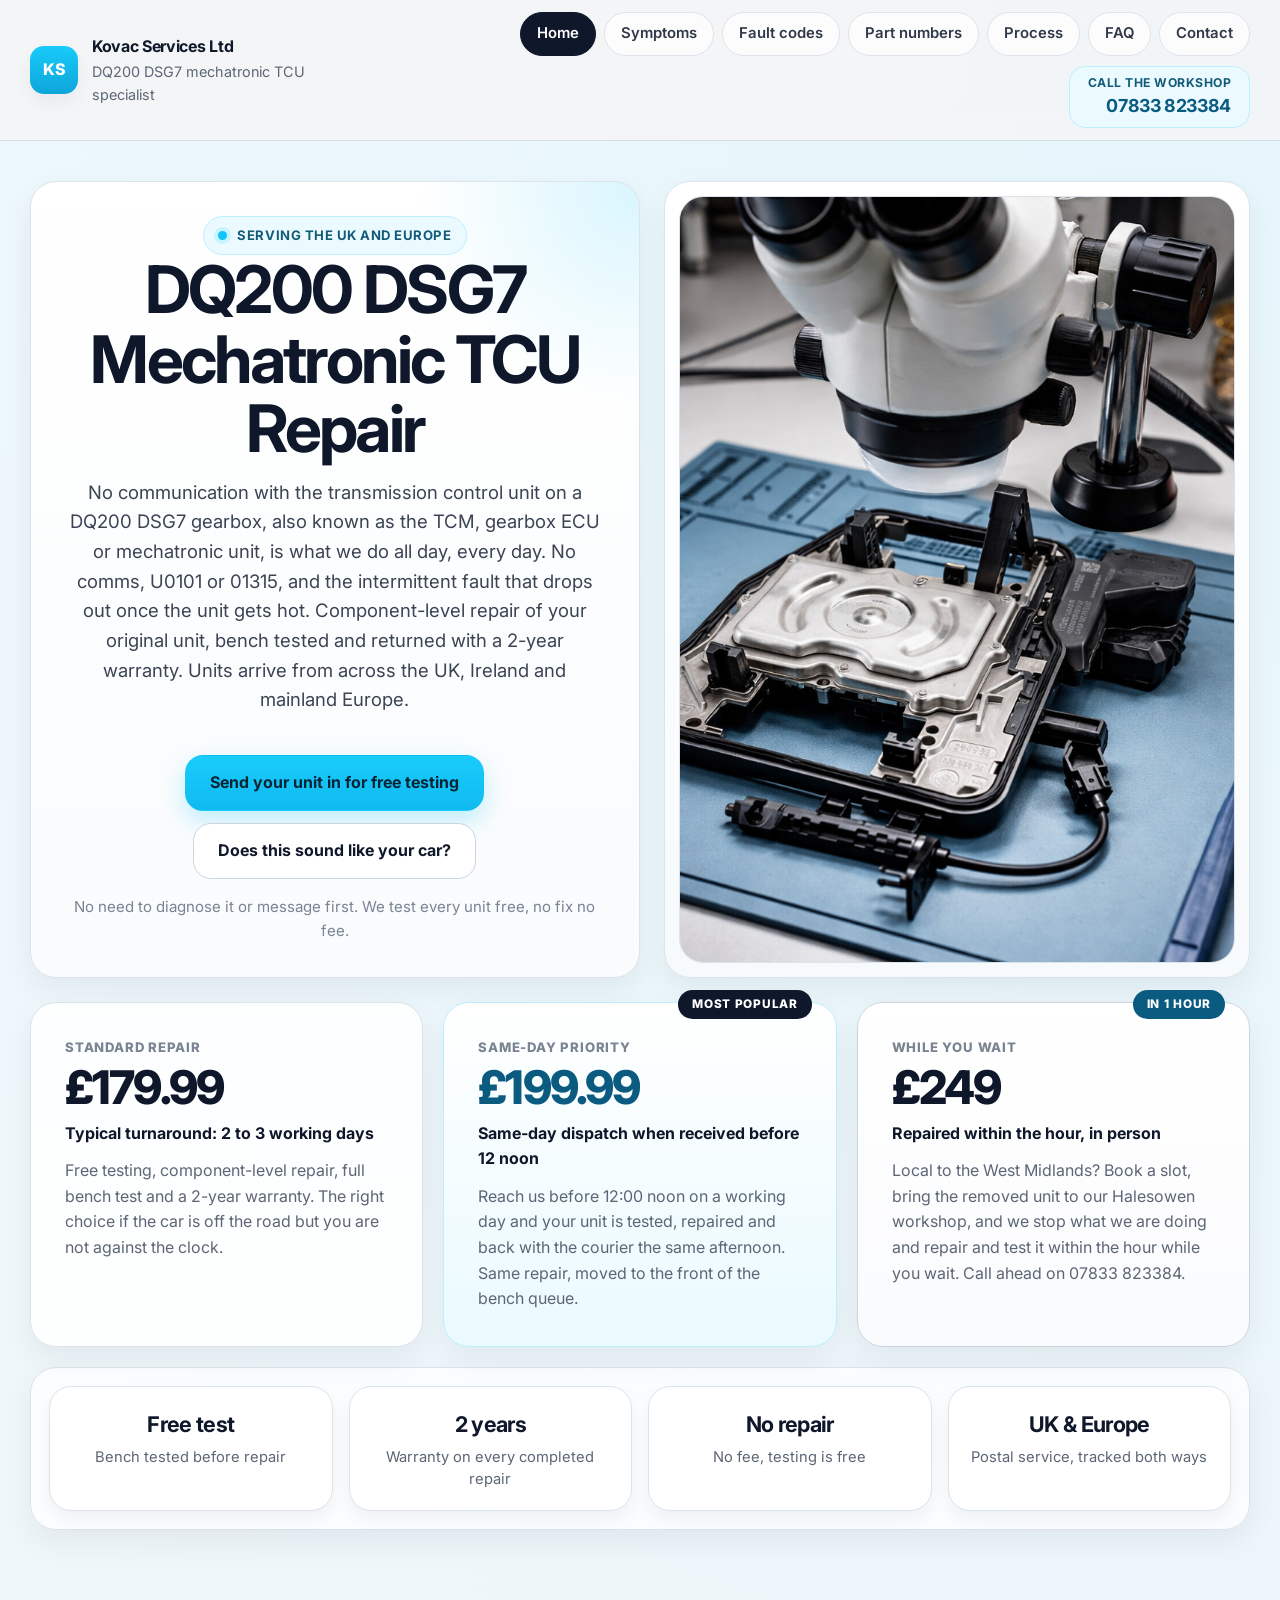
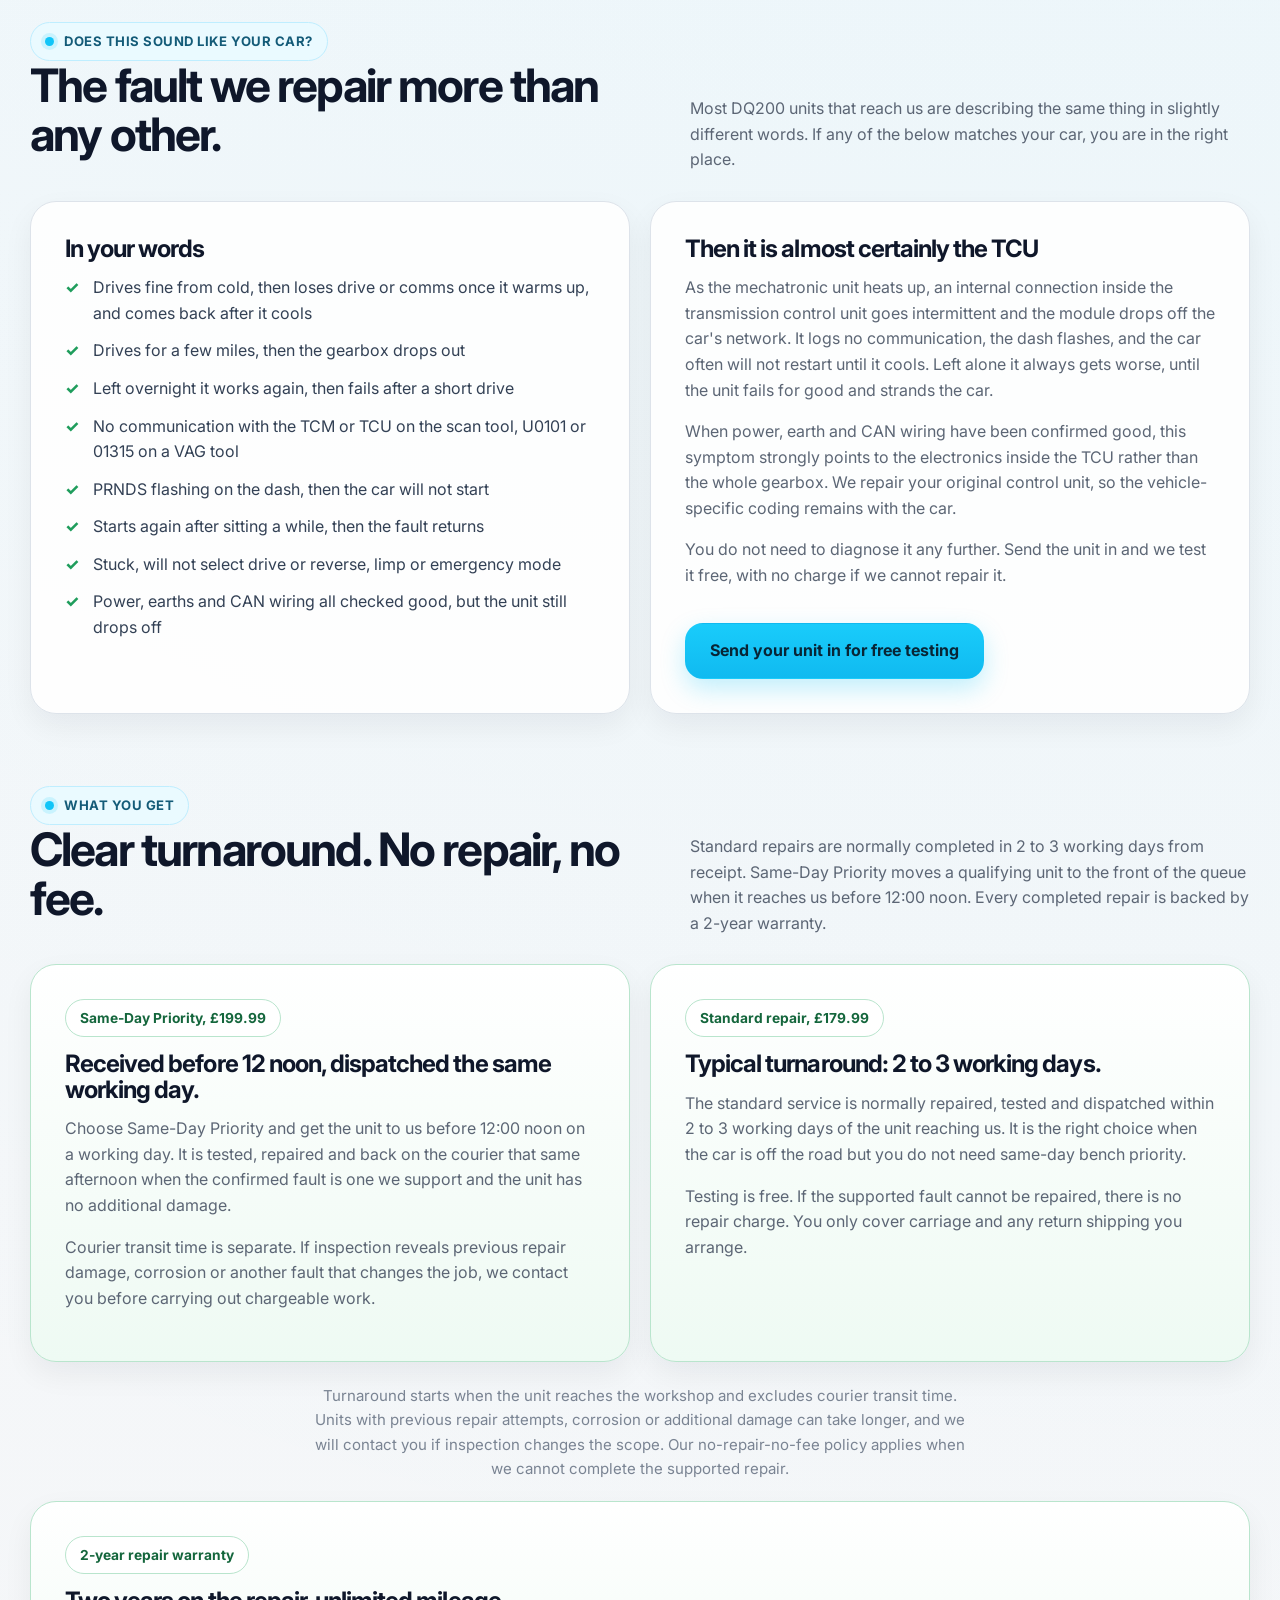
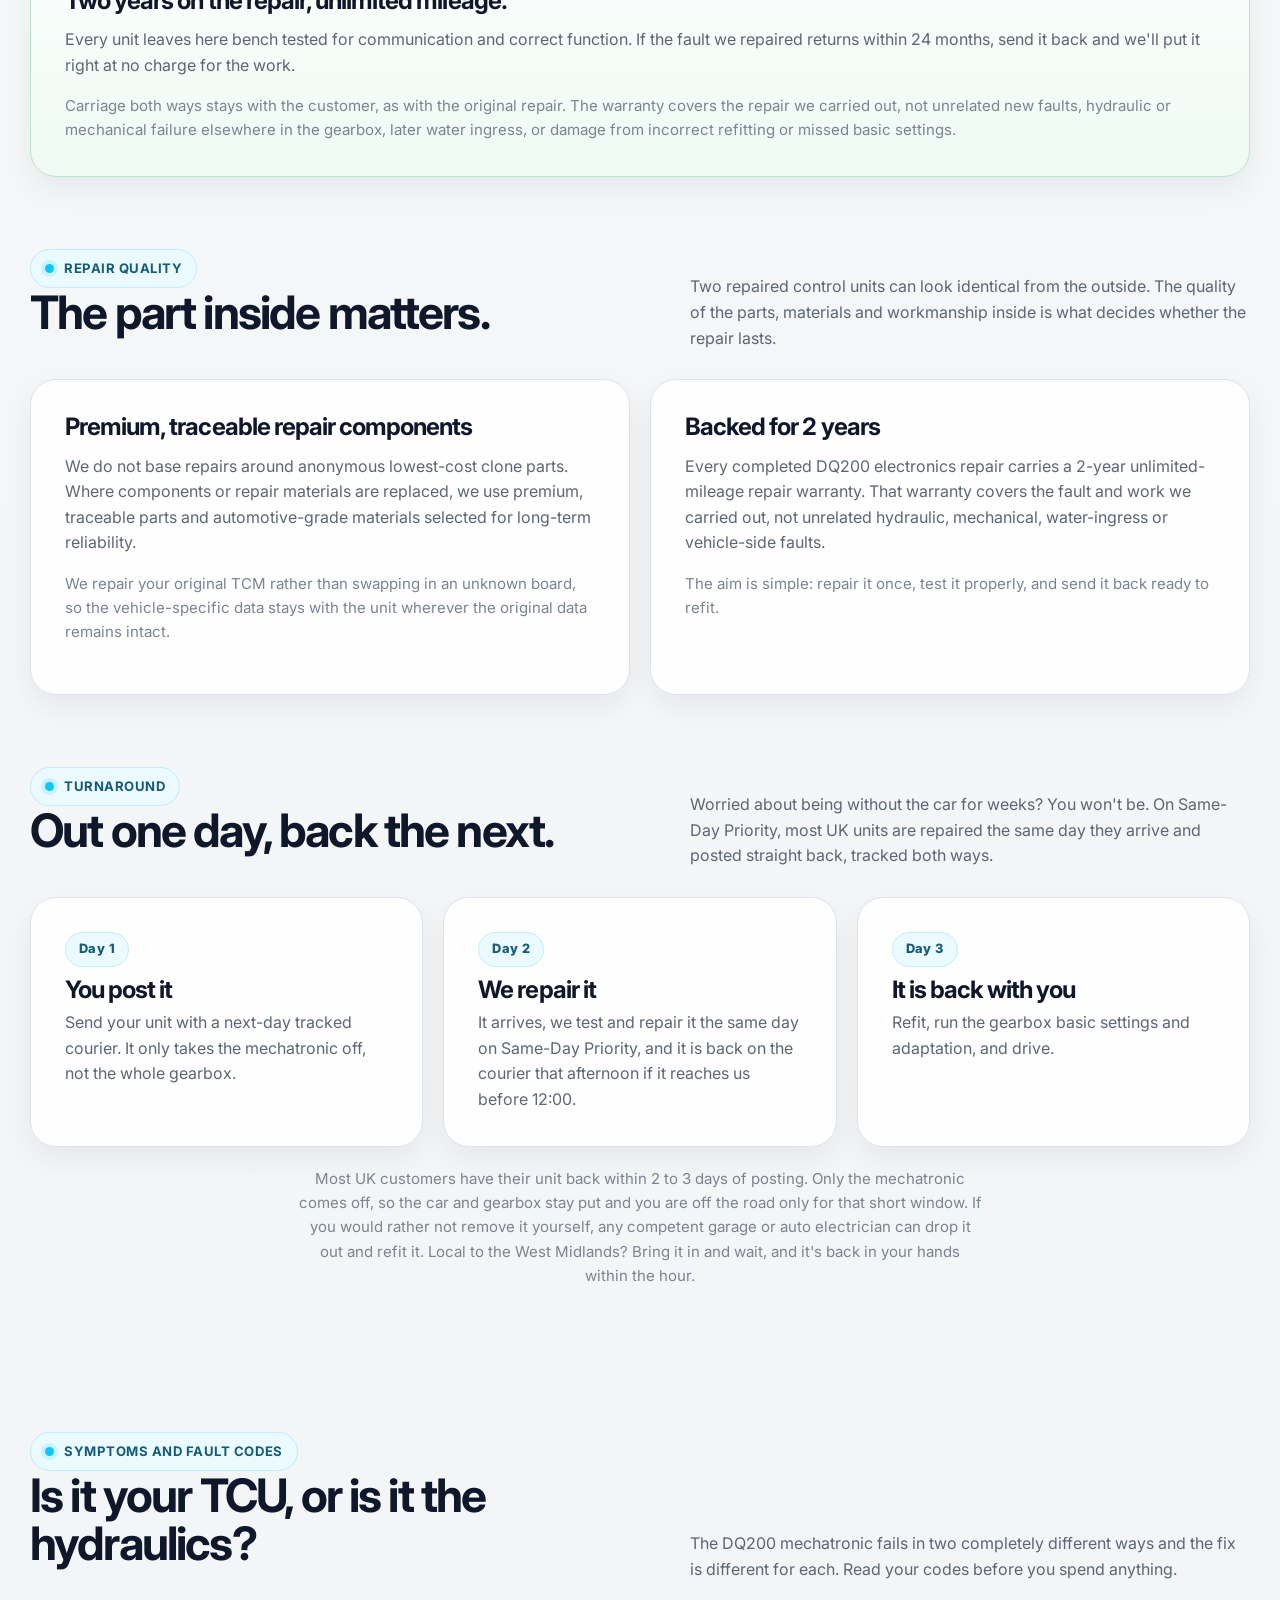
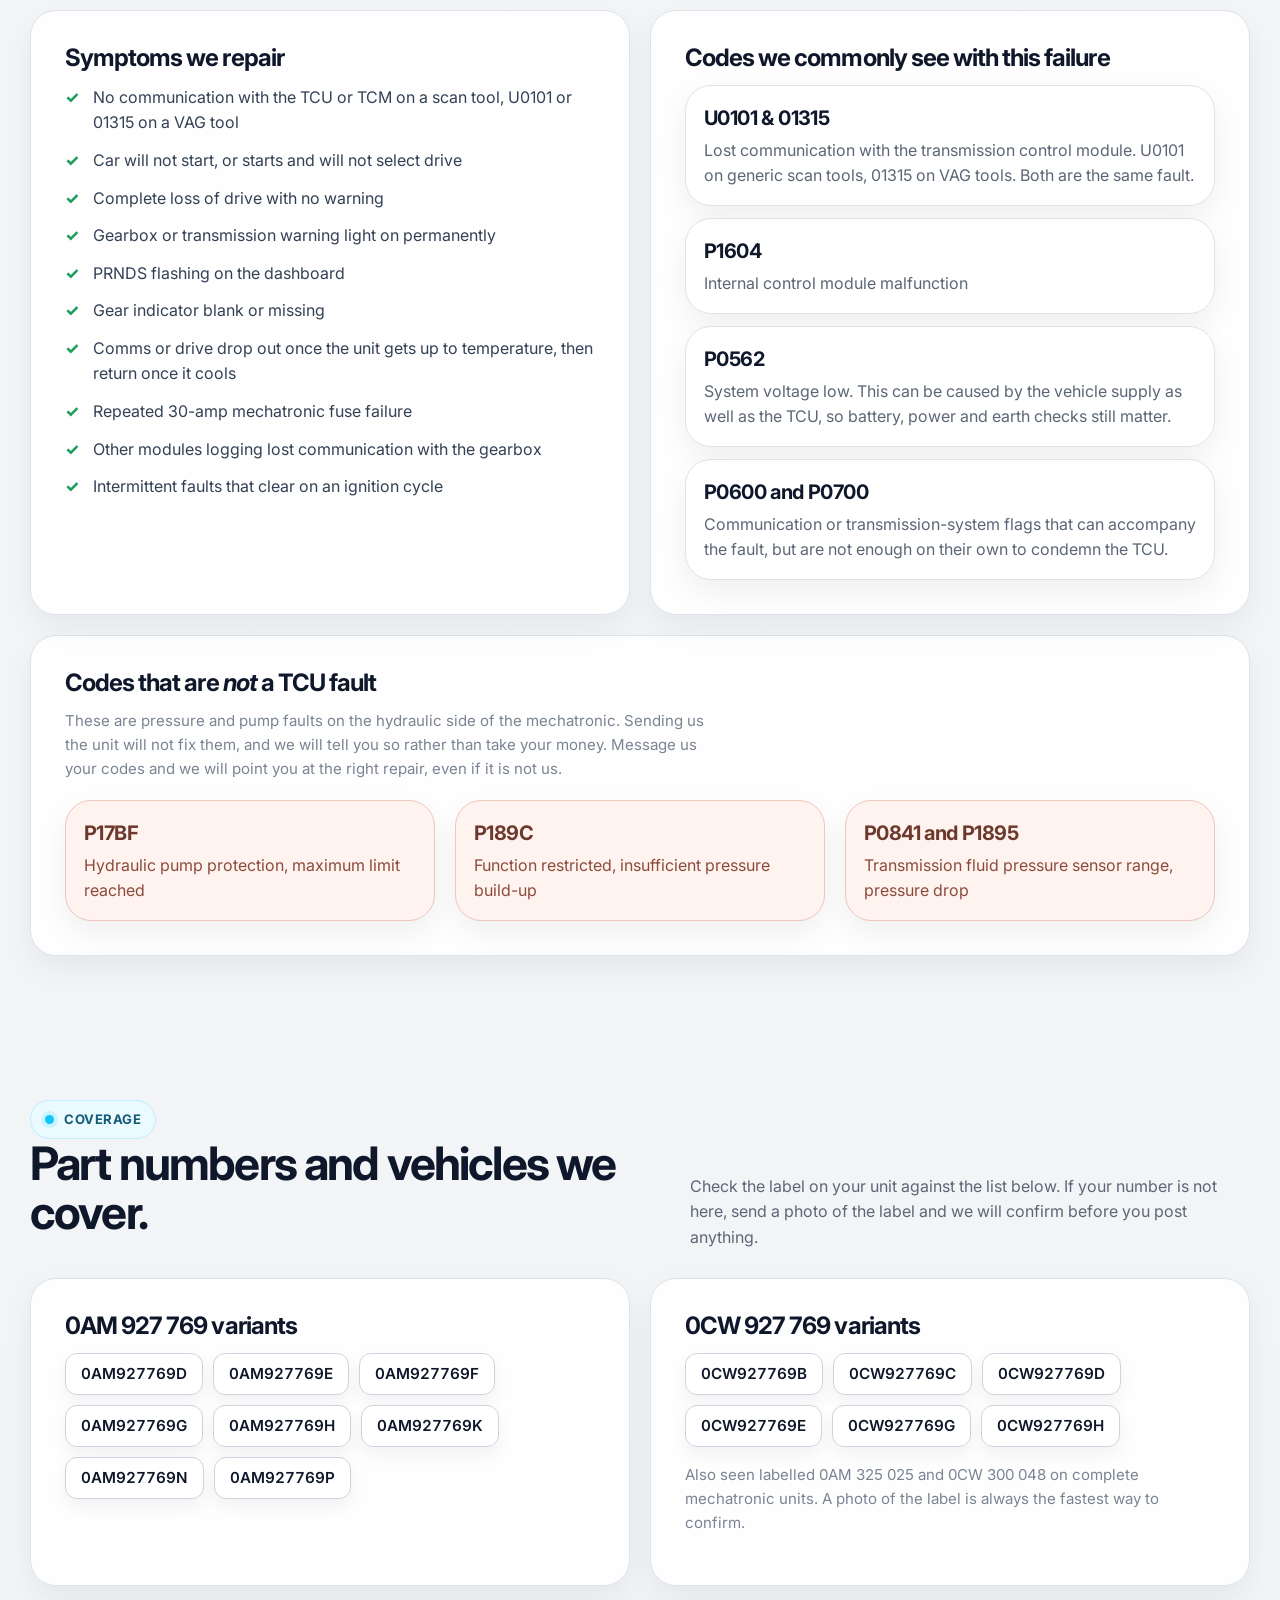
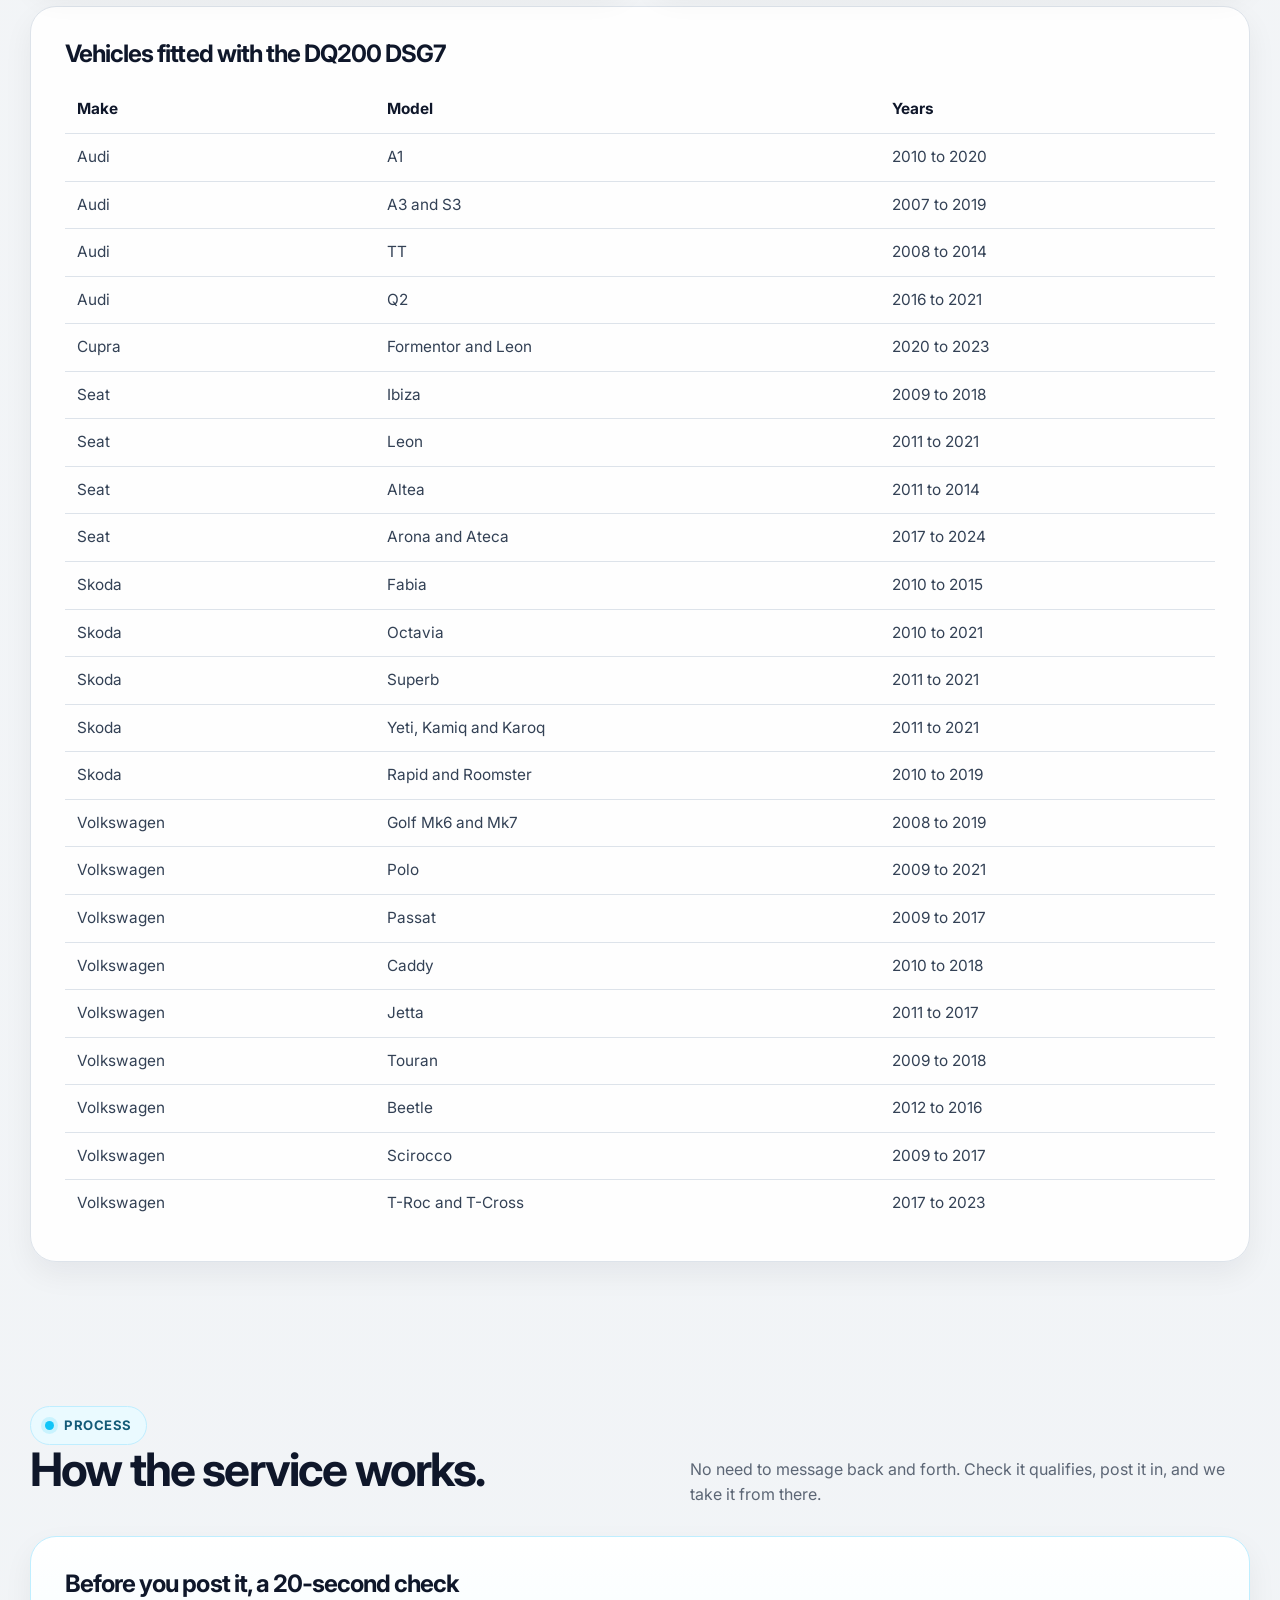
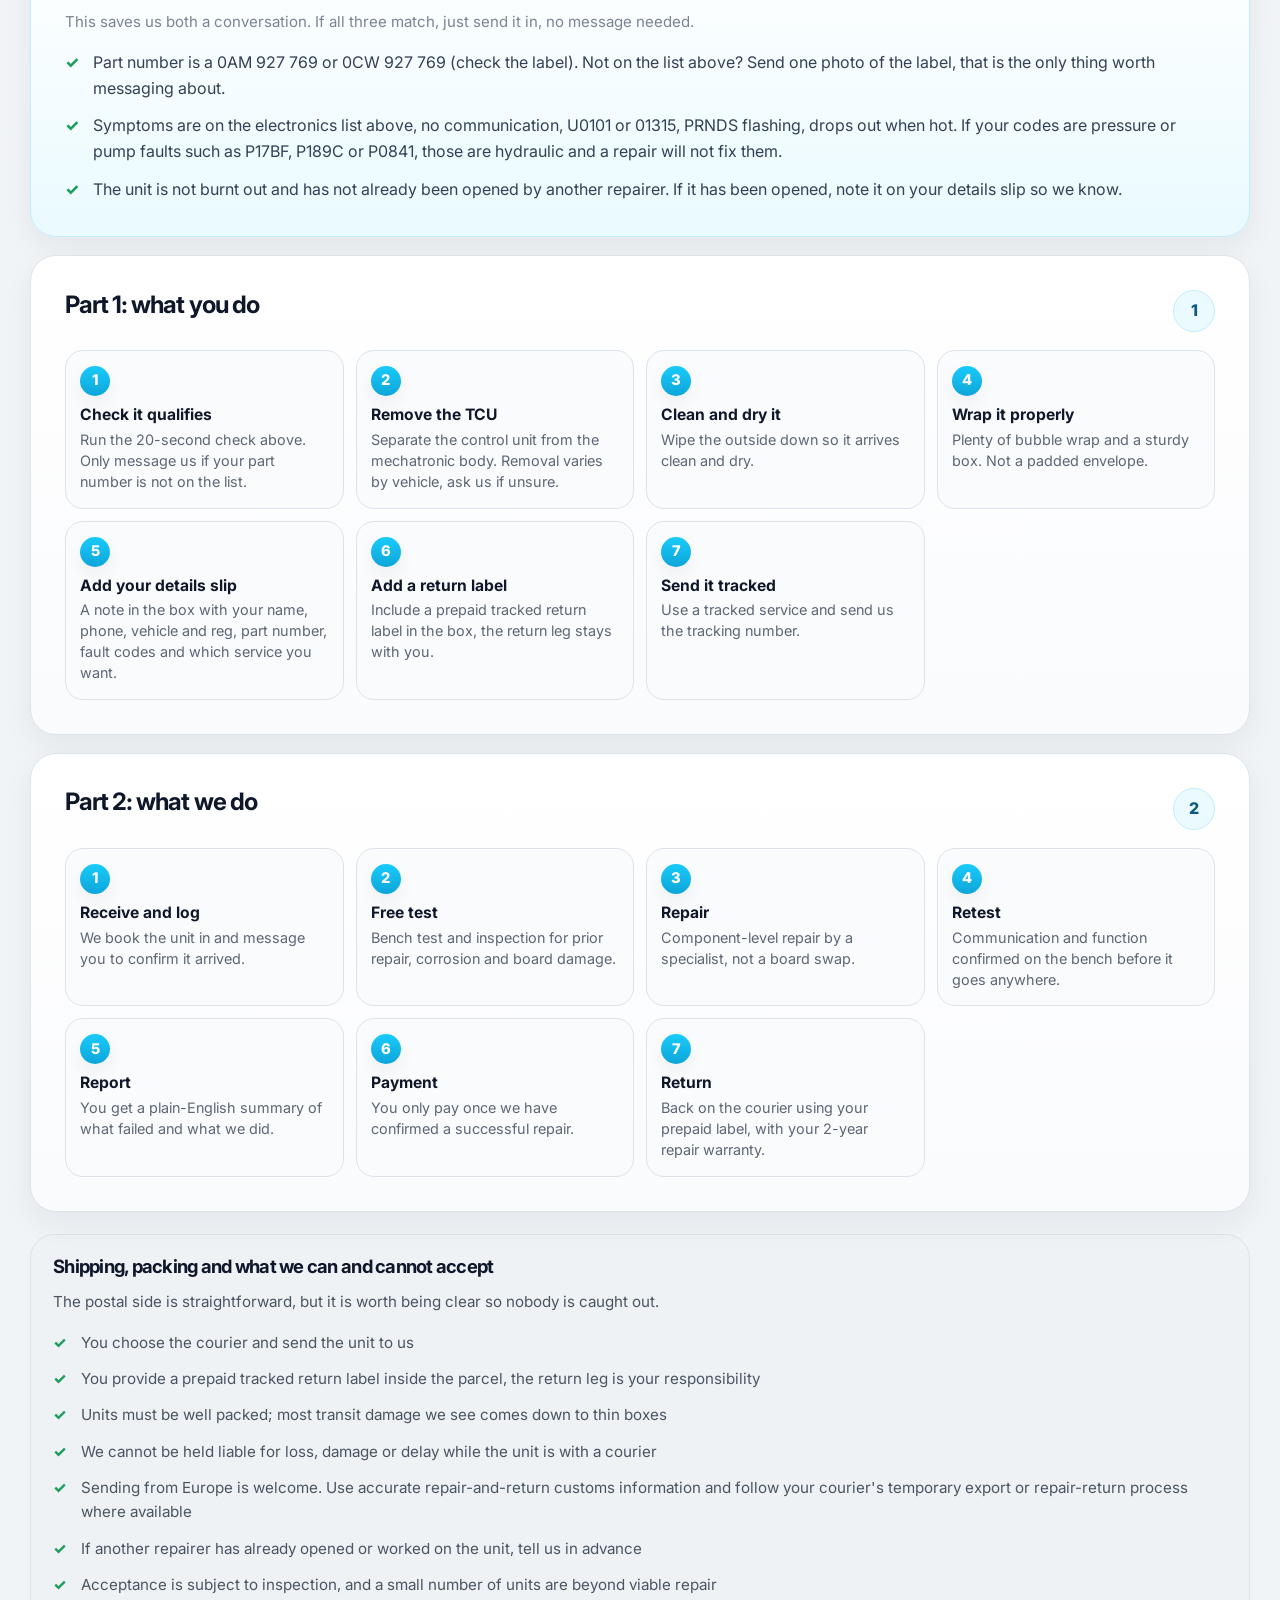
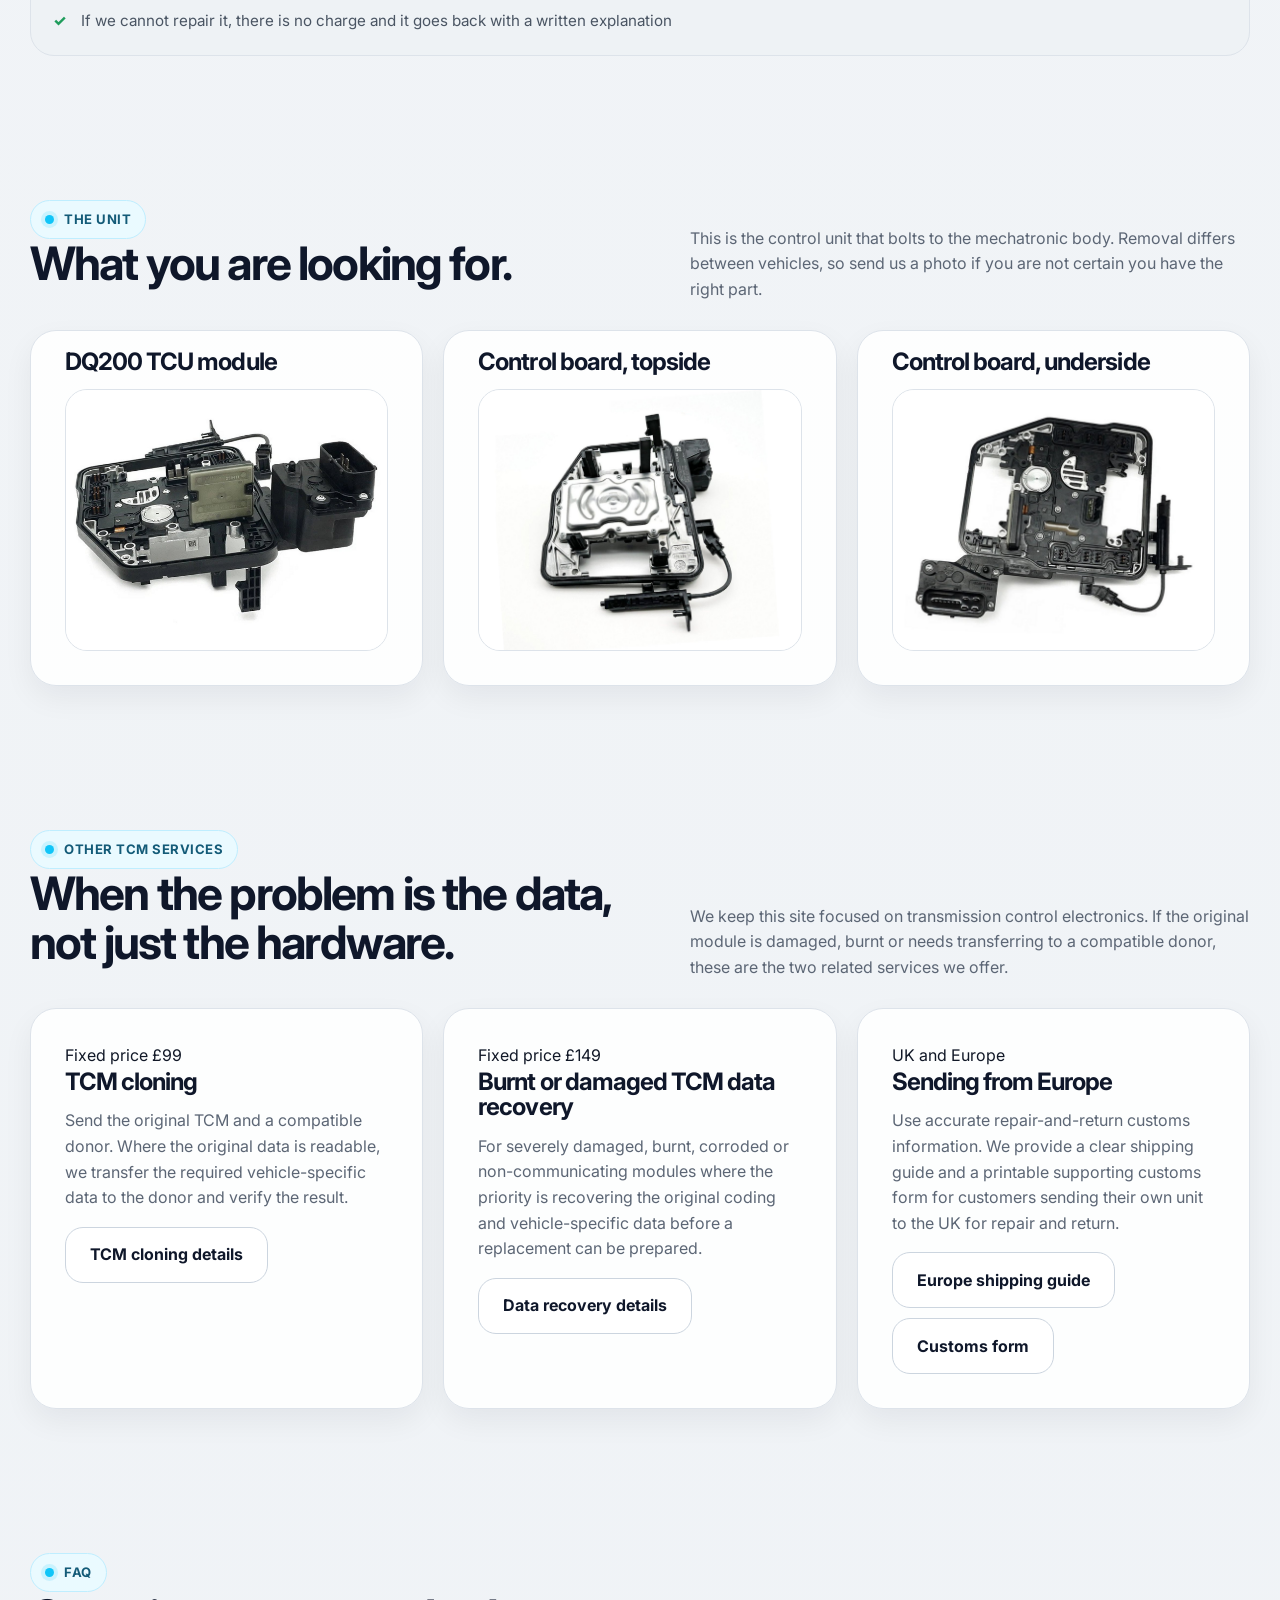
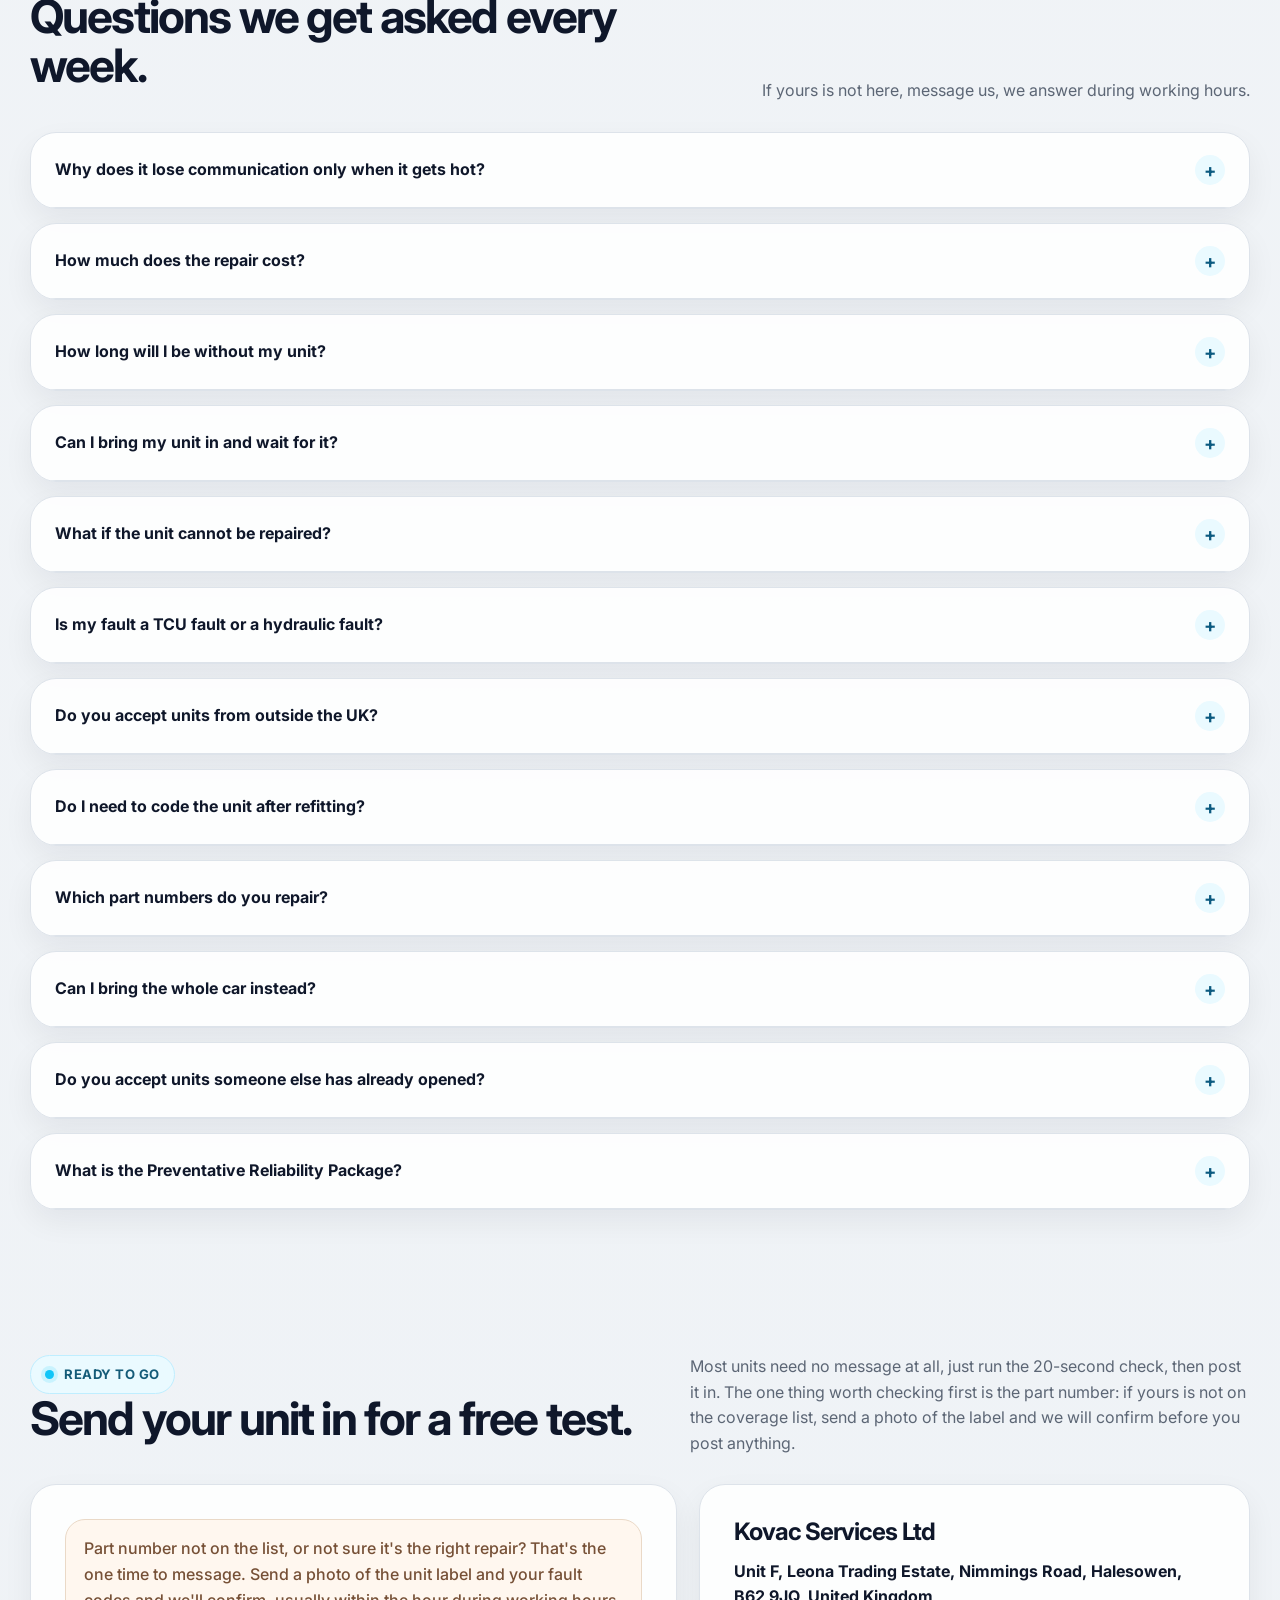
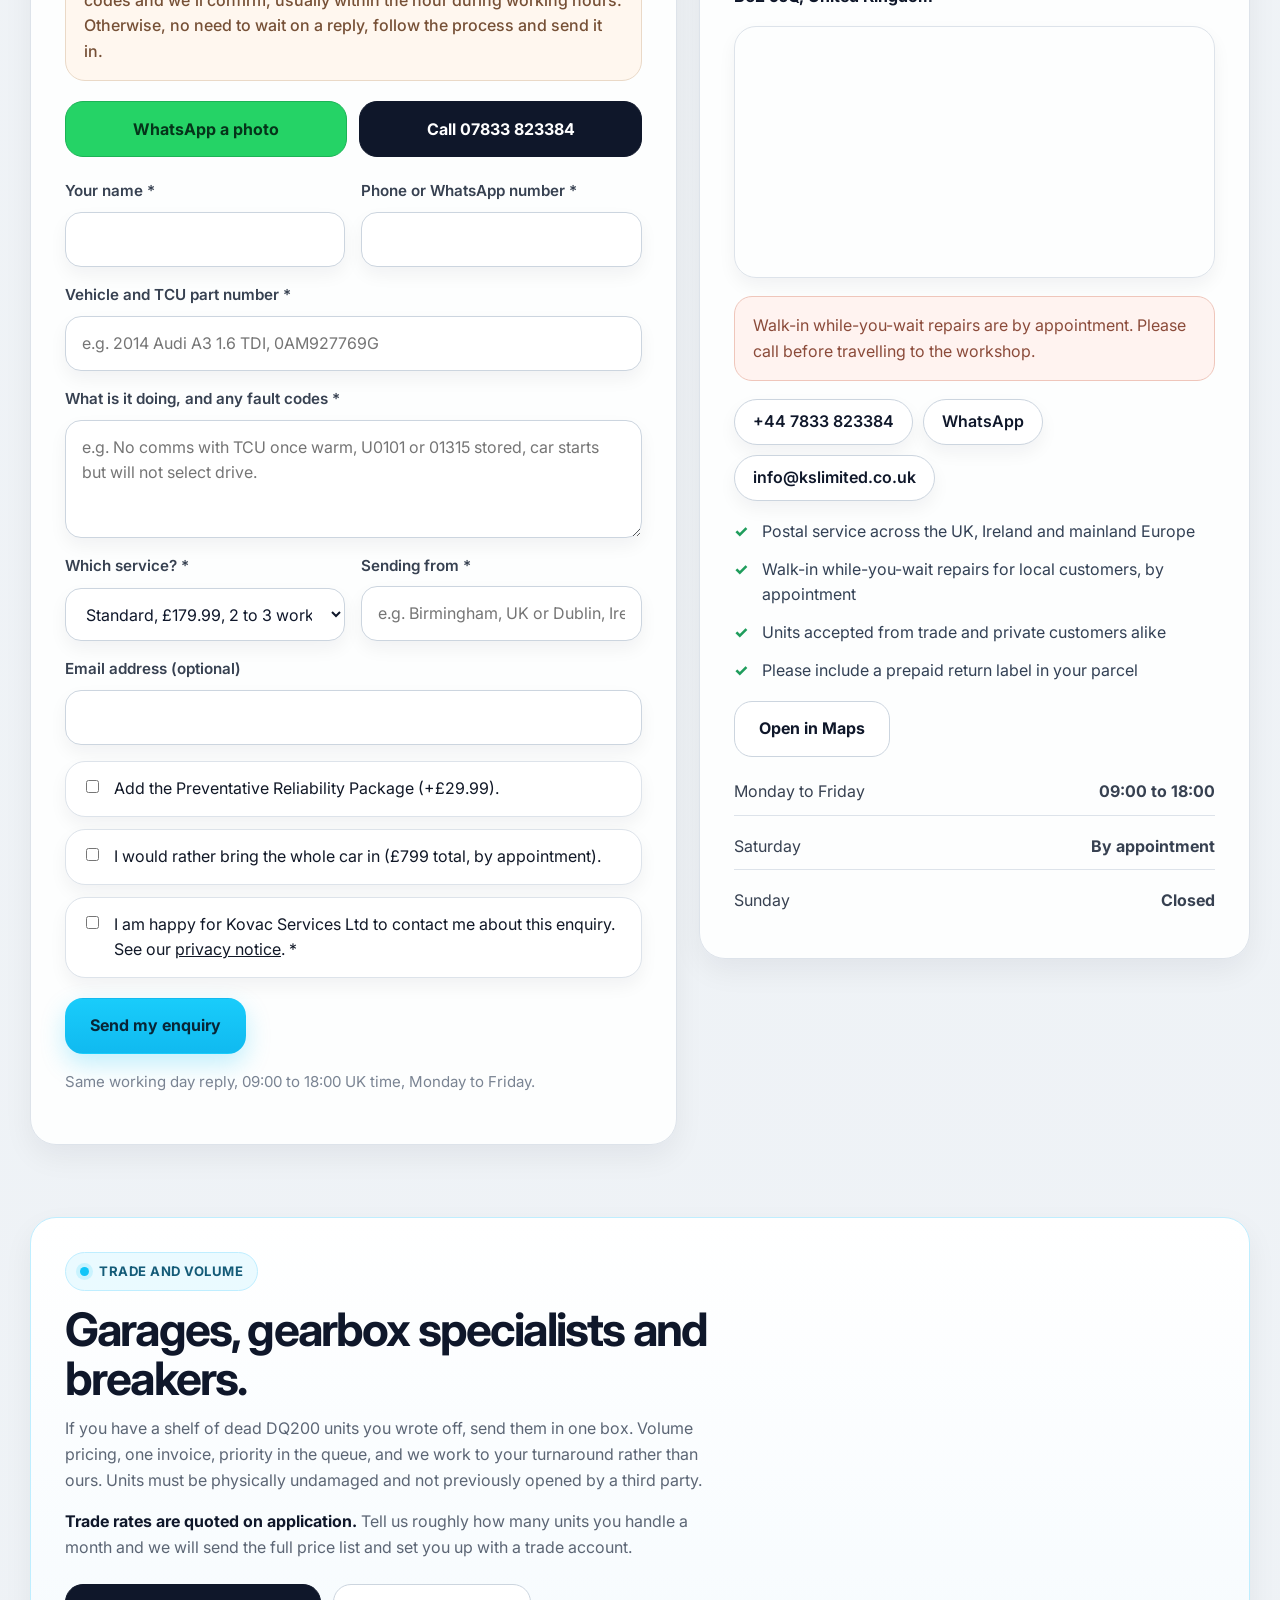
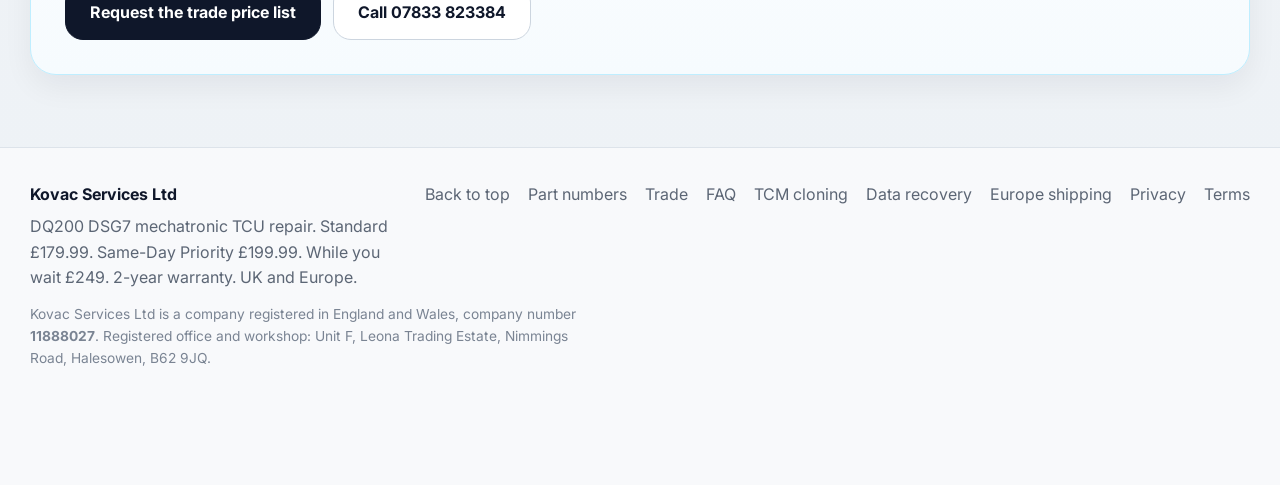
<file: index.html>
<!DOCTYPE html>
<html lang="en-GB">
<head>
  <meta charset="UTF-8" />
  <meta name="viewport" content="width=device-width, initial-scale=1.0" />

  <!--
    ============================================================
    PRICING appears in these places only:
      Standard 179.99  |  Same-Day 199.99  |  Walk-in (while you wait) 199.99
  
      1. title             2. meta description    3. og:description
      4. JSON-LD offers     5. Hero price strip (3 cards)
      6. Turnaround promise cards   7. FAQ answers
      8. Contact form select   9. Footer strapline
    ============================================================
  -->

  <title>DQ200 TCU No Communication Repair | U0101 &amp; 01315 | UK &amp; Europe</title>

  <meta
    name="description"
    content="DQ200 DSG7 TCU no communication repair (U0101, 01315), including the intermittent fault that drops out once the unit gets hot. Free testing, no repair no fee, 2-year warranty. Standard £179.99, Same-Day £199.99 when received before 12:00, walk-in £249. Post in from across the UK and Europe."
  />

  <link rel="canonical" href="https://tcmrepair.co.uk/" />

  <meta property="og:type" content="website" />
  <meta property="og:site_name" content="Kovac Services Ltd" />
  <meta property="og:url" content="https://tcmrepair.co.uk/" />
  <meta property="og:title" content="DQ200 TCU No Communication Repair (U0101, 01315) | UK &amp; Europe" />
  <meta
    property="og:description"
    content="The intermittent DQ200 fault that drops comms once hot, repaired. Standard £179.99, Same-Day £199.99 when received before 12:00, walk-in £249. Free testing, no repair no fee, 2-year warranty."
  />
  <meta property="og:image" content="https://tcmrepair.co.uk/hero.png" />
  <meta property="og:image:alt" content="DQ200 DSG7 mechatronic TCU on the repair bench at Kovac Services Ltd" />
  <meta property="og:locale" content="en_GB" />

  <meta name="twitter:card" content="summary_large_image" />
  <meta name="twitter:title" content="DQ200 TCU No Communication Repair (U0101, 01315) | UK &amp; Europe" />
  <meta name="twitter:description" content="Loses comms when hot? The DQ200 fault we repair most. Standard £179.99, Same-Day £199.99 when received before 12:00, walk-in £249. 2-year warranty." />
  <meta name="twitter:image" content="https://tcmrepair.co.uk/hero.png" />

  <meta name="robots" content="index,follow,max-image-preview:large" />
  <meta name="theme-color" content="#f4f5f7" />

  <link rel="icon" href="/favicon.ico" sizes="any" />
  <link rel="icon" href="/favicon.svg" type="image/svg+xml" />
  <link rel="apple-touch-icon" href="/apple-touch-icon.png" />

  <link rel="preconnect" href="https://fonts.googleapis.com" />
  <link rel="preconnect" href="https://fonts.gstatic.com" crossorigin />
  <link href="https://fonts.googleapis.com/css2?family=Inter:wght@400;600;800&display=swap" rel="stylesheet" />

  <!-- Google tag (gtag.js) -->
  <script async src="https://www.googletagmanager.com/gtag/js?id=G-HNSNMJLBMX"></script>
  <script>
    window.dataLayer = window.dataLayer || [];
    function gtag(){dataLayer.push(arguments);}
    gtag('js', new Date());
    gtag('config', 'G-HNSNMJLBMX');
  </script>

  <script type="application/ld+json">
  {
    "@context": "https://schema.org",
    "@graph": [
      {
        "@type": "AutoRepair",
        "@id": "https://tcmrepair.co.uk/#business",
        "name": "Kovac Services Ltd",
        "legalName": "Kovac Services Ltd",
        "alternateName": "TCM Repair",
        "url": "https://tcmrepair.co.uk/",
        "image": "https://tcmrepair.co.uk/hero.png",
        "telephone": "+447833823384",
        "email": "info@kslimited.co.uk",
        "priceRange": "££",
        "foundingDate": "2019-03-18",
        "identifier": {
          "@type": "PropertyValue",
          "propertyID": "Companies House",
          "value": "11888027"
        },
        "address": {
          "@type": "PostalAddress",
          "streetAddress": "Unit F, Leona Trading Estate, Nimmings Road",
          "addressLocality": "Halesowen",
          "addressRegion": "West Midlands",
          "postalCode": "B62 9JQ",
          "addressCountry": "GB"
        },
        "geo": { "@type": "GeoCoordinates", "latitude": 52.47251079517749, "longitude": -2.032237813644786 },
        "areaServed": [
          { "@type": "Country", "name": "United Kingdom" },
          { "@type": "Place", "name": "Europe" }
        ],
        "openingHoursSpecification": [{
          "@type": "OpeningHoursSpecification",
          "dayOfWeek": ["Monday","Tuesday","Wednesday","Thursday","Friday"],
          "opens": "09:00", "closes": "18:00"
        }]
      },
      {
        "@type": "Service",
        "@id": "https://tcmrepair.co.uk/#service",
        "name": "DQ200 DSG7 Mechatronic TCU Repair",
        "alternateName": "DQ200 TCM No Communication Repair",
        "serviceType": "Transmission control unit repair",
        "provider": { "@id": "https://tcmrepair.co.uk/#business" },
        "areaServed": [
          { "@type": "Country", "name": "United Kingdom" },
          { "@type": "Place", "name": "Europe" }
        ],
        "description": "Component-level repair of the DQ200, 0AM and 0CW DSG7 transmission control unit for no communication (U0101, 01315), including the intermittent fault where communication drops out once the unit is hot, plus internal control-module faults where testing confirms the TCU itself is responsible. Free testing, no repair no fee, 2-year warranty.",
        "offers": [
          {
            "@type": "Offer",
            "name": "Standard repair",
            "description": "Standard repair with a typical turnaround of 2 to 3 working days from receipt.",
            "price": "179.99",
            "priceCurrency": "GBP",
            "availability": "https://schema.org/InStock",
            "url": "https://tcmrepair.co.uk/#contact"
          },
          {
            "@type": "Offer",
            "name": "Same-Day Priority repair",
            "description": "Tested, repaired and dispatched the same working day when received before 12:00 noon on a working day.",
            "price": "199.99",
            "priceCurrency": "GBP",
            "availability": "https://schema.org/InStock",
            "url": "https://tcmrepair.co.uk/#contact"
          },
          {
            "@type": "Offer",
            "name": "While you wait (walk-in)",
            "description": "Local customers can bring the removed unit to the Halesowen workshop and have it repaired and tested within the hour while they wait, by appointment.",
            "price": "249.00",
            "priceCurrency": "GBP",
            "availability": "https://schema.org/InStock",
            "url": "https://tcmrepair.co.uk/#contact"
          }
        ]
      },
      {
        "@type": "FAQPage",
        "@id": "https://tcmrepair.co.uk/#faq",
        "mainEntity": [
          {
            "@type": "Question",
            "name": "Why does my DQ200 lose communication only when it gets hot?",
            "acceptedAnswer": { "@type": "Answer", "text": "Heat makes an internal connection inside the transmission control unit go intermittent, so the module drops off the car's network once it warms up and comes back when it cools. On a scan tool it usually shows as 01315 on a VAG tool, or U0101 on a generic tool. It is the DQ200 fault we repair more than any other, and it is repairable on your original unit. Left alone it gets worse until the car will not start at all." }
          },
          {
            "@type": "Question",
            "name": "How much does a DQ200 TCU repair cost?",
            "acceptedAnswer": { "@type": "Answer", "text": "Standard repair is £179.99 with a typical 2 to 3 working day turnaround from receipt. Same-Day Priority is £199.99 and is tested, repaired and dispatched the same working day if the unit reaches us before 12:00 noon on a working day. If you are local, a while-you-wait service at our Halesowen workshop is £249, repaired and tested within the hour by appointment. Completed repairs include free testing and a 2-year warranty." }
          },
          {
            "@type": "Question",
            "name": "How long will I be without my unit?",
            "acceptedAnswer": { "@type": "Answer", "text": "On Same-Day Priority, most UK customers have it back within 2 to 3 days of posting: out day one, repaired and returned day two, back on the car day three. Standard is typically 2 to 3 working days on the bench. Only the mechatronic comes off, the car and gearbox stay put, so you are off the road only for that short window, and everything is tracked both ways." }
          },
          {
            "@type": "Question",
            "name": "Can I bring my unit in and wait for it?",
            "acceptedAnswer": { "@type": "Answer", "text": "Yes. If you are local to the West Midlands you can bring the removed unit to our Halesowen workshop and we repair and test it within the hour while you wait, for £249. Call first on 07833 823384 to book a slot. This is different from bringing the whole car, which is our £799 remove, repair, refit and adaptation service." }
          },
          {
            "@type": "Question",
            "name": "What if the unit cannot be repaired?",
            "acceptedAnswer": { "@type": "Answer", "text": "There is no repair charge. You cover carriage and provide a prepaid return label, and the unit goes back with a written explanation of what we found." }
          },
          {
            "@type": "Question",
            "name": "Is my fault a TCU fault or a hydraulic fault?",
            "acceptedAnswer": { "@type": "Answer", "text": "U0101 or 01315 is the strongest match for this service, especially when communication drops out hot. P1604 can also indicate an internal control-unit fault. P0562, P0600 and P0700 can appear alongside transmission faults but are not proof of a failed TCU on their own, so power, earth, CAN wiring and the wider vehicle fault picture still matter. P17BF, P189C, P0841 and P1895 point toward hydraulic pressure or pump diagnosis rather than this electronics-only repair." }
          },
          {
            "@type": "Question",
            "name": "Which DQ200 part numbers do you repair?",
            "acceptedAnswer": { "@type": "Answer", "text": "All 0AM 927 769 variants including D, E, F, G, H, K, N and P, and 0CW 927 769 variants. If your part number is not listed, send a photo of the unit label and we will confirm." }
          },
          {
            "@type": "Question",
            "name": "Do you accept units from outside the UK?",
            "acceptedAnswer": { "@type": "Answer", "text": "Yes. Units arrive regularly from Ireland, France, Germany, the Netherlands, Belgium, Poland, Spain and further afield. Mark the parcel as a used automotive part being sent for repair and return, and include a prepaid return label." }
          },
          {
            "@type": "Question",
            "name": "Do I need to code the unit after refitting?",
            "acceptedAnswer": { "@type": "Answer", "text": "No programming is needed because your original coding and adaptation data stay on the unit. You will still need to carry out gearbox basic settings and a clutch adaptation drive after refitting." }
          },
          {
            "@type": "Question",
            "name": "Can I bring the whole car instead of removing the unit?",
            "acceptedAnswer": { "@type": "Answer", "text": "Yes. We remove the unit, repair it, refit it and complete the required basic settings and adaptation for £799 total at our Halesowen workshop, by appointment." }
          }
        ]
      }
    ]
  }
  </script>

  <style>
    :root{
      --bg:#f3f5f7; --bg-soft:#eef2f5; --card:#fff; --line:#dde3ea; --line-strong:#ccd5df;
      --text:#111827; --muted:#5c6675; --muted-2:#7a8493; --navy:#0f172a;
      --brand:#11c5f8; --brand-dark:#0b5a80; --brand-soft:#eafaff;
      --success:#1f9d5c; --success-soft:#eefaf3; --success-line:#b9e5cd;
      --warning-bg:#fff3f0; --warning-line:#efc6bb; --warning-text:#8b4b3a;
      --shadow:0 12px 30px rgba(15,23,42,.06); --shadow-soft:0 8px 18px rgba(15,23,42,.05);
      --radius:26px; --max:1220px;
    }
    *{box-sizing:border-box}
    html{scroll-behavior:smooth}
    @media (prefers-reduced-motion: reduce){html{scroll-behavior:auto}*{transition:none!important;animation:none!important}}
    body{
      margin:0;font-family:Inter,system-ui,-apple-system,BlinkMacSystemFont,"Segoe UI",sans-serif;
      color:var(--text);line-height:1.6;
      background:radial-gradient(circle at top right,rgba(17,197,248,.08),transparent 22%),
                 linear-gradient(180deg,#f8fafc 0%,#f3f5f7 30%,#eef2f6 100%);
    }
    img{display:block;max-width:100%}
    a{color:inherit;text-decoration:none}
    button,input,select,textarea{font:inherit}
    :focus-visible{outline:3px solid var(--brand-dark);outline-offset:3px}
    .skip-link{position:absolute;left:-9999px;top:0;background:var(--navy);color:#fff;padding:12px 18px;border-radius:0 0 12px 0;z-index:100}
    .skip-link:focus{left:0}
    .container{width:min(calc(100% - 32px),var(--max));margin:0 auto}
    .section{padding:72px 0}

    .eyebrow{display:inline-flex;align-items:center;gap:10px;padding:8px 14px;border-radius:999px;
      border:1px solid #bfeeff;background:var(--brand-soft);color:#145b78;font-size:.82rem;
      font-weight:700;letter-spacing:.04em;text-transform:uppercase}
    .eyebrow::before{content:"";width:9px;height:9px;border-radius:50%;background:var(--brand);box-shadow:0 0 0 4px rgba(17,197,248,.15)}

    h1,h2,h3,h4{margin:0 0 14px;line-height:1.06;letter-spacing:-.04em;color:var(--navy)}
    h1{font-size:clamp(2.3rem,5.2vw,4.1rem)}
    h2{font-size:clamp(1.9rem,3.6vw,2.9rem);max-width:22ch}
    h3{font-size:clamp(1.18rem,2vw,1.5rem)}
    p{margin:0 0 16px;color:var(--muted)}
    .lead{max-width:40rem;margin-left:auto;margin-right:auto;text-align:center;font-size:clamp(1.02rem,2vw,1.16rem);color:#3a4453}
    .small{font-size:.94rem;color:var(--muted-2)}

    .nav-shell{position:sticky;top:0;z-index:50;padding:12px 0;background:rgba(243,245,247,.92);
      backdrop-filter:blur(12px);border-bottom:1px solid rgba(207,215,224,.8)}
    .nav{display:flex;align-items:center;justify-content:space-between;gap:18px}
    .brand{display:flex;align-items:center;gap:14px;min-width:0}
    .brand-mark{width:48px;height:48px;border-radius:14px;display:grid;place-items:center;
      background:linear-gradient(180deg,#18cbfa,#0ea5d9);color:#fff;font-weight:800;box-shadow:var(--shadow-soft);flex-shrink:0}
    .brand-copy strong{display:block;font-size:1rem;letter-spacing:-.02em;color:var(--navy)}
    .brand-copy span{display:block;font-size:.9rem;color:var(--muted)}
    .nav-right{display:flex;align-items:center;gap:10px;margin-left:auto;flex-wrap:wrap;justify-content:flex-end}
    .nav-links{display:flex;align-items:center;gap:8px;flex-wrap:wrap}
    .nav-links a{display:inline-flex;align-items:center;justify-content:center;min-height:44px;padding:0 16px;
      border-radius:999px;border:1px solid var(--line);background:rgba(255,255,255,.72);color:#303949;
      font-size:.93rem;font-weight:600;transition:.2s ease}
    .nav-links a:hover{border-color:#c3d8ea;transform:translateY(-1px);box-shadow:var(--shadow-soft)}
    .nav-links a.is-active{background:var(--navy);color:#fff;border-color:var(--navy)}
    .nav-phone{display:inline-flex;flex-direction:column;align-items:flex-end;padding:6px 18px;
      border-radius:16px;border:1px solid #bfeeff;background:var(--brand-soft)}
    .nav-phone span{font-size:.76rem;font-weight:700;letter-spacing:.04em;text-transform:uppercase;color:#145b78}
    .nav-phone strong{font-size:1.12rem;color:var(--brand-dark);letter-spacing:-.02em}

    .btn{display:inline-flex;align-items:center;justify-content:center;min-height:56px;padding:0 24px;
      border-radius:18px;border:1px solid transparent;font-weight:700;transition:.2s ease;cursor:pointer;text-align:center}
    .btn:hover{transform:translateY(-1px)}
    .btn-primary{background:linear-gradient(180deg,#19ccfb,#10baf0);color:#082536;box-shadow:0 10px 24px rgba(17,197,248,.25)}
    .btn-secondary{background:var(--navy);color:#fff;border-color:var(--navy)}
    .btn-outline{background:#fff;color:var(--navy);border-color:var(--line-strong)}
    .btn-whatsapp{background:#25d366;color:#05341a;border-color:#1cb356}

    .card,.hero-copy,.hero-media,.pricing-strip,.symptom-card,.process-band,.gallery-card,
    .faq-item,.contact-shell,.find-us,.code-chip,.promise-card,.review-card,.trade-card,.price-card{
      background:rgba(255,255,255,.9);border:1px solid var(--line);border-radius:var(--radius);box-shadow:var(--shadow)}
    .hero-copy,.contact-shell,.find-us,.card,.symptom-card,.process-band,.gallery-card,
    .code-chip,.promise-card,.review-card,.trade-card,.price-card{padding:clamp(22px,3vw,34px)}

    .hero{padding:40px 0 20px}
    .hero-grid{display:grid;grid-template-columns:minmax(0,1.02fr) minmax(360px,.98fr);gap:24px;align-items:stretch}
    .hero-copy{background:radial-gradient(circle at top right,rgba(17,197,248,.16),transparent 22%),
      linear-gradient(180deg,#fff,#f9fbfd);text-align:center;display:flex;flex-direction:column;align-items:center;justify-content:center}
    .hero-actions{display:flex;flex-wrap:wrap;gap:12px;margin-top:24px;justify-content:center}
    .hero-media{padding:14px;display:flex;align-items:stretch;overflow:hidden;background:linear-gradient(180deg,#fff,#f7fafc)}
    .hero-media .media-shell{width:100%;border-radius:24px;overflow:hidden;border:1px solid var(--line);background:linear-gradient(180deg,#f7fafc,#eef3f7)}
    .hero-media .media-image{width:100%;height:100%;min-height:420px;object-fit:cover}

    /* --- three price cards --- */
    .price-grid{display:grid;grid-template-columns:repeat(3,minmax(0,1fr));gap:20px;margin-top:24px}
    .price-card{display:flex;flex-direction:column;gap:6px;position:relative}
    .price-card.is-express{border-color:#bfeeff;background:linear-gradient(180deg,#fff,var(--brand-soft))}
    .price-card.is-walkin{border-color:var(--line-strong);background:linear-gradient(180deg,#fff,#fafbfd)}
    .price-flag{position:absolute;top:-13px;right:24px;padding:5px 14px;border-radius:999px;
      background:var(--navy);color:#fff;font-size:.74rem;font-weight:800;letter-spacing:.06em;text-transform:uppercase}
    .price-flag.is-alt{background:var(--brand-dark)}
    .price-name{font-size:.82rem;font-weight:800;letter-spacing:.06em;text-transform:uppercase;color:var(--muted-2)}
    .price-amount{font-size:clamp(2.2rem,4vw,2.9rem);font-weight:800;letter-spacing:-.04em;color:var(--navy);line-height:1}
    .price-card.is-express .price-amount{color:var(--brand-dark)}
    .price-turn{font-weight:700;color:var(--navy);margin-top:4px}
    .price-card p{margin:6px 0 0}

    .trust-strip{display:grid;grid-template-columns:repeat(4,minmax(0,1fr));gap:16px;margin-top:20px;
      padding:18px;border-radius:var(--radius);border:1px solid var(--line);background:rgba(255,255,255,.75);box-shadow:var(--shadow)}
    .trust-tile{padding:20px 16px;border-radius:22px;background:#fff;border:1px solid var(--line);text-align:center;box-shadow:var(--shadow-soft)}
    .trust-tile strong{display:block;font-size:1.35rem;color:var(--navy);margin-bottom:6px;letter-spacing:-.03em}
    .trust-tile span{display:block;color:var(--muted);font-size:.92rem;line-height:1.45}

    .section-head{display:flex;justify-content:space-between;align-items:end;gap:24px;margin-bottom:28px}
    .section-head p{max-width:56ch;margin-bottom:0;color:var(--muted)}

    .grid-2,.grid-3{display:grid;gap:20px}
    .grid-2{grid-template-columns:repeat(2,minmax(0,1fr))}
    .grid-3{grid-template-columns:repeat(3,minmax(0,1fr))}

    .clean-list,.icon-list,.contact-list,.faq-answer ul{list-style:none;margin:0;padding:0;display:grid;gap:12px}
    .clean-list li,.icon-list li,.contact-list li,.faq-answer li{position:relative;padding-left:28px;color:#334155}
    .clean-list li::before,.icon-list li::before,.contact-list li::before,.faq-answer li::before{
      content:"✓";position:absolute;left:0;top:0;color:var(--success);font-weight:800}

    .promise-card{background:linear-gradient(180deg,#fff,var(--success-soft));border-color:var(--success-line)}
    .promise-card .badge{display:inline-flex;align-items:center;gap:8px;margin-bottom:14px;padding:7px 14px;
      border-radius:999px;background:#fff;border:1px solid var(--success-line);color:#14663c;font-weight:700;font-size:.86rem}

    /* --- turnaround timeline day cards --- */
    .day-card{position:relative}
    .day-card .day-tag{display:inline-flex;align-items:center;gap:8px;margin-bottom:10px;padding:6px 13px;
      border-radius:999px;background:var(--brand-soft);border:1px solid #bfeeff;color:#145b78;font-weight:800;font-size:.8rem;letter-spacing:.03em}
    .day-card h3{margin-bottom:8px}
    .day-card p{margin:0}

    .code-chip strong{display:block;font-size:1.25rem;color:var(--navy);margin-bottom:4px;letter-spacing:-.03em}
    .code-chip p{margin:0}
    .code-chip.is-not-us{background:var(--warning-bg);border-color:var(--warning-line)}
    .code-chip.is-not-us strong{color:#6d392c}
    .code-chip.is-not-us p{color:var(--warning-text)}

    .tag-cloud{display:flex;flex-wrap:wrap;gap:10px;margin-top:4px}
    .tag{display:inline-flex;align-items:center;min-height:42px;padding:0 15px;border-radius:12px;
      border:1px solid var(--line-strong);background:#fff;color:var(--navy);font-weight:600;font-size:.95rem;
      box-shadow:var(--shadow-soft);font-variant-numeric:tabular-nums}
    .vehicle-table{width:100%;border-collapse:collapse;margin-top:6px}
    .vehicle-table th,.vehicle-table td{text-align:left;padding:11px 12px;border-bottom:1px solid var(--line);font-size:.96rem}
    .vehicle-table th{color:var(--navy);font-weight:700}
    .vehicle-table td{color:#334155}
    .vehicle-table tr:last-child td{border-bottom:0}
    .table-scroll{overflow-x:auto}

    .process-stack{display:grid;gap:18px}
    .process-band{background:linear-gradient(180deg,#fff,#fafbfd)}
    .process-title{display:flex;align-items:center;justify-content:space-between;gap:12px;margin-bottom:18px}
    .process-badge{width:42px;height:42px;border-radius:50%;display:grid;place-items:center;background:var(--brand-soft);
      color:var(--brand-dark);font-weight:800;border:1px solid #bfeeff;flex-shrink:0}
    .process-mini-grid{display:grid;gap:12px;grid-template-columns:repeat(4,minmax(0,1fr))}
    .mini-step{padding:15px 14px;border-radius:18px;border:1px solid var(--line);background:#fafbfd;min-height:118px}
    .mini-step-number{width:30px;height:30px;border-radius:50%;display:grid;place-items:center;
      background:linear-gradient(180deg,#18cbfa,#0ea5d9);color:#fff;font-size:.92rem;font-weight:800;margin-bottom:10px;box-shadow:var(--shadow-soft)}
    .mini-step strong{display:block;color:var(--navy);margin-bottom:5px;font-size:.98rem;line-height:1.2}
    .mini-step p{margin:0;font-size:.9rem;line-height:1.45}

    .qualify-card{background:linear-gradient(180deg,#fff,var(--brand-soft));border-color:#bfeeff;margin-bottom:18px}

    .media-shell{border-radius:22px;overflow:hidden;border:1px solid var(--line);background:linear-gradient(180deg,#f7fafc,#eef3f7)}
    .media-image{width:100%;height:260px;object-fit:cover}
    .gallery-card{padding-top:18px}

    .review-card{display:flex;flex-direction:column;gap:12px}
    .stars{color:#f0a500;font-size:1.1rem;letter-spacing:2px}
    .review-card p{margin:0;color:#334155}
    .review-meta{font-size:.9rem;color:var(--muted-2);font-weight:600;margin-top:auto}

    .faq-list{display:grid;gap:14px}
    .faq-item{overflow:hidden}
    .faq-question{width:100%;padding:22px 24px;border:0;background:transparent;color:var(--navy);text-align:left;
      display:flex;justify-content:space-between;align-items:center;gap:16px;font-weight:700;cursor:pointer}
    .faq-question span:last-child{width:30px;height:30px;border-radius:50%;display:grid;place-items:center;
      background:var(--brand-soft);color:var(--brand-dark);flex-shrink:0;font-size:1.15rem;line-height:1}
    .faq-answer{max-height:0;overflow:hidden;transition:max-height .25s ease;border-top:1px solid var(--line)}
    .faq-answer-inner{padding:0 24px 22px}
    .faq-answer-inner p:last-child{margin-bottom:0}

    .contact-grid{display:grid;grid-template-columns:minmax(0,1.08fr) minmax(340px,.92fr);gap:22px;align-items:start}
    .fast-contact{display:grid;gap:12px;grid-template-columns:repeat(2,minmax(0,1fr));margin-bottom:22px}
    .notice-pill{padding:16px 18px;border-radius:20px;border:1px solid #ead9c7;background:#fff7ef;color:#765036;margin-bottom:20px;font-weight:500}
    form{display:grid;gap:16px}
    .form-grid{display:grid;grid-template-columns:repeat(2,minmax(0,1fr));gap:16px}
    .field{display:grid;gap:8px}
    .field label{font-size:.95rem;color:#374151;font-weight:600}
    .field input,.field select,.field textarea{width:100%;border-radius:16px;border:1px solid var(--line-strong);
      background:#fff;color:var(--navy);padding:14px 16px;outline:none;box-shadow:var(--shadow-soft);
      transition:border-color .2s ease,box-shadow .2s ease}
    .field input:focus,.field select:focus,.field textarea:focus{border-color:#9fdef3;box-shadow:0 0 0 4px rgba(17,197,248,.14)}
    .field textarea{min-height:118px;resize:vertical}
    .field.full{grid-column:1 / -1}
    .hp{position:absolute;left:-9999px;opacity:0;height:0;width:0}
    .checkboxes{display:grid;gap:12px}
    .check{padding:14px 16px;display:grid;grid-template-columns:auto 1fr;gap:12px;align-items:start;
      border-radius:20px;border:1px solid var(--line);background:#fff;box-shadow:var(--shadow-soft)}
    .check input{margin-top:4px;accent-color:var(--brand)}
    .form-actions{display:flex;flex-wrap:wrap;gap:16px;align-items:center;justify-content:space-between;margin-top:4px}

    .find-us .map-shell{border-radius:22px;overflow:hidden;border:1px solid var(--line);margin:14px 0 18px;box-shadow:var(--shadow-soft)}
    .map-embed{width:100%;min-height:250px;border:0;display:block}
    .visit-note{padding:16px 18px;border-radius:18px;border:1px solid var(--warning-line);background:var(--warning-bg);color:var(--warning-text);margin-bottom:18px}
    .contact-pills{display:flex;flex-wrap:wrap;gap:10px;margin:18px 0}
    .pill{display:inline-flex;align-items:center;justify-content:center;min-height:46px;padding:0 18px;border-radius:999px;
      border:1px solid var(--line-strong);background:#fff;color:var(--navy);font-weight:600;box-shadow:var(--shadow-soft)}
    .hours{display:grid;gap:8px;margin-top:12px}
    .hours-row{display:flex;justify-content:space-between;gap:12px;padding:10px 0;border-bottom:1px solid var(--line);color:#374151}
    .hours-row:last-child{border-bottom:0}

    .terms-box{margin-top:22px;padding:22px;border-radius:24px;background:var(--bg-soft);border:1px solid var(--line)}
    .terms-box h3{font-size:1.15rem}
    .terms-box li,.terms-box p{color:#4a5563;font-size:.95rem}

    .trade-card{background:linear-gradient(180deg,#fff,#f6fbfe);border-color:#bfeeff}

    .footer{padding:34px 0 100px;color:var(--muted);border-top:1px solid var(--line);background:rgba(255,255,255,.6)}
    .footer-grid{display:grid;gap:16px;grid-template-columns:1fr auto;align-items:start}
    .footer-links{display:flex;flex-wrap:wrap;gap:18px;color:var(--muted)}
    .legal-line{font-size:.86rem;color:var(--muted-2);margin-top:12px;max-width:62ch}

    .mobile-bar{position:fixed;left:12px;right:12px;bottom:12px;z-index:55;display:none;
      grid-template-columns:repeat(3,minmax(0,1fr));gap:8px;padding:10px;border-radius:22px;
      background:rgba(255,255,255,.94);border:1px solid var(--line);box-shadow:var(--shadow);backdrop-filter:blur(12px)}
    .mobile-bar .btn{min-height:50px;padding:0 10px;border-radius:16px;font-size:.9rem}

    @media (max-width:1140px){
      .nav{align-items:start;flex-direction:column}
      .nav-right{width:100%;justify-content:flex-start;margin-left:0}
      .hero-grid,.contact-grid,.grid-3,.grid-2,.process-mini-grid,.trust-strip{grid-template-columns:repeat(2,minmax(0,1fr))}
    }
    @media (max-width:760px){
      .section{padding:52px 0}
      .hero{padding-top:24px}
      .hero-grid,.contact-grid,.grid-3,.grid-2,.process-mini-grid,.form-grid,.footer-grid,
      .fast-contact,.price-grid,.trust-strip{grid-template-columns:1fr}
      .section-head{flex-direction:column;align-items:start}
      .mobile-bar{display:grid}
      .footer{padding-bottom:100px}
      .hero-media .media-image{min-height:280px}
      .nav-phone{display:none}
    }
  </style>
</head>
<body>
  <a class="skip-link" href="#main">Skip to content</a>

  <div class="nav-shell">
    <div class="container nav">
      <a class="brand" href="#home" aria-label="Kovac Services Ltd home">
        <div class="brand-mark">KS</div>
        <div class="brand-copy">
          <strong>Kovac Services Ltd</strong>
          <span>DQ200 DSG7 mechatronic TCU specialist</span>
        </div>
      </a>
      <div class="nav-right">
        <nav class="nav-links" aria-label="Primary">
          <a class="is-active" href="#home">Home</a>
          <a href="#symptom-match">Symptoms</a>
          <a href="#diagnosis">Fault codes</a>
          <a href="#coverage">Part numbers</a>
          <a href="#process">Process</a>
          <a href="#faq">FAQ</a>
          <a href="#contact">Contact</a>
        </nav>
        <a class="nav-phone" href="tel:+447833823384">
          <span>Call the workshop</span>
          <strong>07833 823384</strong>
        </a>
      </div>
    </div>
  </div>

  <main id="main">
    <!-- ================= HERO ================= -->
    <section class="hero" id="home">
      <div class="container">
        <div class="hero-grid">
          <div class="hero-copy">
            <span class="eyebrow">Serving the UK and Europe</span>
            <h1>DQ200 DSG7 Mechatronic TCU Repair</h1>
            <p class="lead">
              No communication with the transmission control unit on a DQ200 DSG7 gearbox, also known
              as the TCM, gearbox ECU or mechatronic unit, is what we do all day, every day. No comms,
              U0101 or 01315, and the intermittent fault that drops out once the unit gets hot.
              Component-level repair of your original unit, bench tested and returned with a 2-year
              warranty. Units arrive from across the UK, Ireland and mainland Europe.
            </p>
            <div class="hero-actions">
              <a class="btn btn-primary" href="#process">Send your unit in for free testing</a>
              <a class="btn btn-outline" href="#symptom-match">Does this sound like your car?</a>
            </div>
            <p class="small" style="margin:16px 0 0;">
              No need to diagnose it or message first. We test every unit free, no fix no fee.
            </p>
          </div>

          <aside class="hero-media" aria-label="DQ200 mechatronic TCU on the repair bench">
            <div class="media-shell">
              <img src="hero.png"
                alt="DQ200 DSG7 mechatronic TCU under the microscope on the repair bench at Kovac Services Ltd"
                class="media-image" width="900" height="700" loading="eager" fetchpriority="high" />
            </div>
          </aside>
        </div>

        <!-- ---- three service tiers ---- -->
        <div class="price-grid" id="pricing">
          <article class="price-card">
            <span class="price-name">Standard repair</span>
            <span class="price-amount">£179.99</span>
            <span class="price-turn">Typical turnaround: 2 to 3 working days</span>
            <p>
              Free testing, component-level repair, full bench test and a 2-year warranty. The
              right choice if the car is off the road but you are not against the clock.
            </p>
          </article>

          <article class="price-card is-express">
            <span class="price-flag">Most popular</span>
            <span class="price-name">Same-Day Priority</span>
            <span class="price-amount">£199.99</span>
            <span class="price-turn">Same-day dispatch when received before 12 noon</span>
            <p>
              Reach us before 12:00 noon on a working day and your unit is tested, repaired and back with
              the courier the same afternoon. Same repair, moved to the front of the bench queue.
            </p>
          </article>

          <article class="price-card is-walkin">
            <span class="price-flag is-alt">In 1 hour</span>
            <span class="price-name">While you wait</span>
            <span class="price-amount">£249</span>
            <span class="price-turn">Repaired within the hour, in person</span>
            <p>
              Local to the West Midlands? Book a slot, bring the removed unit to our Halesowen
              workshop, and we stop what we are doing and repair and test it within the hour while
              you wait. Call ahead on 07833 823384.
            </p>
          </article>
        </div>

        <div class="trust-strip">
          <div class="trust-tile"><strong>Free test</strong><span>Bench tested before repair</span></div>
          <div class="trust-tile"><strong>2 years</strong><span>Warranty on every completed repair</span></div>
          <div class="trust-tile"><strong>No repair</strong><span>No fee, testing is free</span></div>
          <div class="trust-tile"><strong>UK &amp; Europe</strong><span>Postal service, tracked both ways</span></div>
        </div>
      </div>
    </section>

    <!-- ================= SYMPTOM MATCH ================= -->
    <section class="section" id="symptom-match" style="padding-bottom:0;">
      <div class="container">
        <div class="section-head">
          <div>
            <span class="eyebrow">Does this sound like your car?</span>
            <h2>The fault we repair more than any other.</h2>
          </div>
          <p>
            Most DQ200 units that reach us are describing the same thing in slightly different words.
            If any of the below matches your car, you are in the right place.
          </p>
        </div>

        <div class="grid-2">
          <div class="symptom-card">
            <h3>In your words</h3>
            <ul class="icon-list">
              <li>Drives fine from cold, then loses drive or comms once it warms up, and comes back after it cools</li>
              <li>Drives for a few miles, then the gearbox drops out</li>
              <li>Left overnight it works again, then fails after a short drive</li>
              <li>No communication with the TCM or TCU on the scan tool, U0101 or 01315 on a VAG tool</li>
              <li>PRNDS flashing on the dash, then the car will not start</li>
              <li>Starts again after sitting a while, then the fault returns</li>
              <li>Stuck, will not select drive or reverse, limp or emergency mode</li>
              <li>Power, earths and CAN wiring all checked good, but the unit still drops off</li>
            </ul>
          </div>

          <div class="symptom-card" style="display:flex;flex-direction:column;">
            <h3>Then it is almost certainly the TCU</h3>
            <p>
              As the mechatronic unit heats up, an internal connection inside the transmission
              control unit goes intermittent and the module drops off the car's network. It logs no
              communication, the dash flashes, and the car often will not restart until it cools.
              Left alone it always gets worse, until the unit fails for good and strands the car.
            </p>
            <p>
              When power, earth and CAN wiring have been confirmed good, this symptom strongly points to
              the electronics inside the TCU rather than the whole gearbox. We repair your original
              control unit, so the vehicle-specific coding remains with the car.
            </p>
            <p style="margin-top:auto;">
              You do not need to diagnose it any further. Send the unit in and we test it free, with
              no charge if we cannot repair it.
            </p>
            <div class="hero-actions" style="justify-content:flex-start;margin-top:18px;">
              <a class="btn btn-primary" href="#process">Send your unit in for free testing</a>
            </div>
          </div>
        </div>
      </div>
    </section>

    <!-- ================= PROMISES ================= -->
    <section class="section" id="promises">
      <div class="container">
        <div class="section-head">
          <div>
            <span class="eyebrow">What you get</span>
            <h2>Clear turnaround. No repair, no fee.</h2>
          </div>
          <p>
            Standard repairs are normally completed in 2 to 3 working days from receipt. Same-Day
            Priority moves a qualifying unit to the front of the queue when it reaches us before
            12:00 noon. Every completed repair is backed by a 2-year warranty.
          </p>
        </div>

        <div class="grid-2">
          <article class="promise-card">
            <span class="badge">Same-Day Priority, £199.99</span>
            <h3>Received before 12 noon, dispatched the same working day.</h3>
            <p>
              Choose Same-Day Priority and get the unit to us before 12:00 noon on a working day. It is
              tested, repaired and back on the courier that same afternoon when the confirmed fault
              is one we support and the unit has no additional damage.
            </p>
            <p>
              Courier transit time is separate. If inspection reveals previous repair damage, corrosion or
              another fault that changes the job, we contact you before carrying out chargeable work.
            </p>
          </article>

          <article class="promise-card">
            <span class="badge">Standard repair, £179.99</span>
            <h3>Typical turnaround: 2 to 3 working days.</h3>
            <p>
              The standard service is normally repaired, tested and dispatched within 2 to 3 working days
              of the unit reaching us. It is the right choice when the car is off the road but you
              do not need same-day bench priority.
            </p>
            <p>
              Testing is free. If the supported fault cannot be repaired, there is no repair charge. You
              only cover carriage and any return shipping you arrange.
            </p>
          </article>
        </div>

        <p class="small" style="max-width:74ch; margin:22px auto 0; text-align:center;">
          Turnaround starts when the unit reaches the workshop and excludes courier transit time. Units
          with previous repair attempts, corrosion or additional damage can take longer, and we will
          contact you if inspection changes the scope. Our no-repair-no-fee policy applies when we
          cannot complete the supported repair.
        </p>

        <article class="promise-card" style="margin-top:20px;">
          <span class="badge">2-year repair warranty</span>
          <h3>Two years on the repair, unlimited mileage.</h3>
          <p>
            Every unit leaves here bench tested for communication and correct function. If the fault
            we repaired returns within 24 months, send it back and we'll put it right at no
            charge for the work.
          </p>
          <p class="small" style="margin-bottom:0;">
            Carriage both ways stays with the customer, as with the original repair. The warranty
            covers the repair we carried out, not unrelated new faults, hydraulic or mechanical
            failure elsewhere in the gearbox, later water ingress, or damage from incorrect refitting
            or missed basic settings.
          </p>
        </article>
      </div>
    </section>

    <!-- ================= REPAIR QUALITY ================= -->
    <section class="section" id="repair-quality" style="padding-top:0;">
      <div class="container">
        <div class="section-head">
          <div>
            <span class="eyebrow">Repair quality</span>
            <h2>The part inside matters.</h2>
          </div>
          <p>Two repaired control units can look identical from the outside. The quality of the parts, materials and workmanship inside is what decides whether the repair lasts.</p>
        </div>
        <div class="grid-2">
          <article class="card">
            <h3>Premium, traceable repair components</h3>
            <p>We do not base repairs around anonymous lowest-cost clone parts. Where components or repair materials are replaced, we use premium, traceable parts and automotive-grade materials selected for long-term reliability.</p>
            <p class="small">We repair your original TCM rather than swapping in an unknown board, so the vehicle-specific data stays with the unit wherever the original data remains intact.</p>
          </article>
          <article class="card">
            <h3>Backed for 2 years</h3>
            <p>Every completed DQ200 electronics repair carries a 2-year unlimited-mileage repair warranty. That warranty covers the fault and work we carried out, not unrelated hydraulic, mechanical, water-ingress or vehicle-side faults.</p>
            <p class="small">The aim is simple: repair it once, test it properly, and send it back ready to refit.</p>
          </article>
        </div>
      </div>
    </section>

    <!-- ================= TURNAROUND TIMELINE ================= -->
    <section class="section" id="turnaround" style="padding-top:0;">
      <div class="container">
        <div class="section-head">
          <div>
            <span class="eyebrow">Turnaround</span>
            <h2>Out one day, back the next.</h2>
          </div>
          <p>
            Worried about being without the car for weeks? You won't be. On Same-Day Priority, most UK units
            are repaired the same day they arrive and posted straight back, tracked both ways.
          </p>
        </div>

        <div class="grid-3">
          <article class="card day-card">
            <span class="day-tag">Day 1</span>
            <h3>You post it</h3>
            <p>Send your unit with a next-day tracked courier. It only takes the mechatronic off, not the whole gearbox.</p>
          </article>
          <article class="card day-card">
            <span class="day-tag">Day 2</span>
            <h3>We repair it</h3>
            <p>It arrives, we test and repair it the same day on Same-Day Priority, and it is back on the courier that afternoon if it reaches us before 12:00.</p>
          </article>
          <article class="card day-card">
            <span class="day-tag">Day 3</span>
            <h3>It is back with you</h3>
            <p>Refit, run the gearbox basic settings and adaptation, and drive.</p>
          </article>
        </div>

        <p class="small" style="max-width:76ch; margin:20px auto 0; text-align:center;">
          Most UK customers have their unit back within 2 to 3 days of posting. Only the mechatronic
          comes off, so the car and gearbox stay put and you are off the road only for that short
          window. If you would rather not remove it yourself, any competent garage or auto
          electrician can drop it out and refit it. Local to the West Midlands? Bring it in and wait,
          and it's back in your hands within the hour.
        </p>
      </div>
    </section>

    <!-- ================= SYMPTOMS AND CODES ================= -->
    <section class="section" id="diagnosis">
      <div class="container">
        <div class="section-head">
          <div>
            <span class="eyebrow">Symptoms and fault codes</span>
            <h2>Is it your TCU, or is it the hydraulics?</h2>
          </div>
          <p>
            The DQ200 mechatronic fails in two completely different ways and the fix is different
            for each. Read your codes before you spend anything.
          </p>
        </div>

        <div class="grid-2">
          <div class="symptom-card">
            <h3>Symptoms we repair</h3>
            <ul class="icon-list">
              <li>No communication with the TCU or TCM on a scan tool, U0101 or 01315 on a VAG tool</li>
              <li>Car will not start, or starts and will not select drive</li>
              <li>Complete loss of drive with no warning</li>
              <li>Gearbox or transmission warning light on permanently</li>
              <li>PRNDS flashing on the dashboard</li>
              <li>Gear indicator blank or missing</li>
              <li>Comms or drive drop out once the unit gets up to temperature, then return once it cools</li>
              <li>Repeated 30-amp mechatronic fuse failure</li>
              <li>Other modules logging lost communication with the gearbox</li>
              <li>Intermittent faults that clear on an ignition cycle</li>
            </ul>
          </div>

          <div class="card">
            <h3>Codes we commonly see with this failure</h3>
            <div style="display:grid; gap:12px;">
              <div class="code-chip" style="padding:16px 18px;">
                <strong>U0101 &amp; 01315</strong><p>Lost communication with the transmission control module. U0101 on generic scan tools, 01315 on VAG tools. Both are the same fault.</p>
              </div>
              <div class="code-chip" style="padding:16px 18px;">
                <strong>P1604</strong><p>Internal control module malfunction</p>
              </div>
              <div class="code-chip" style="padding:16px 18px;">
                <strong>P0562</strong><p>System voltage low. This can be caused by the vehicle supply as well as the TCU, so battery, power and earth checks still matter.</p>
              </div>
              <div class="code-chip" style="padding:16px 18px;">
                <strong>P0600 and P0700</strong><p>Communication or transmission-system flags that can accompany the fault, but are not enough on their own to condemn the TCU.</p>
              </div>
            </div>
          </div>
        </div>

        <div class="card" style="margin-top:20px;">
          <h3>Codes that are <em>not</em> a TCU fault</h3>
          <p class="small" style="max-width:72ch; margin-bottom:18px;">
            These are pressure and pump faults on the hydraulic side of the mechatronic. Sending us
            the unit will not fix them, and we will tell you so rather than take your money. Message
            us your codes and we will point you at the right repair, even if it is not us.
          </p>
          <div class="grid-3">
            <div class="code-chip is-not-us" style="padding:16px 18px;">
              <strong>P17BF</strong><p>Hydraulic pump protection, maximum limit reached</p>
            </div>
            <div class="code-chip is-not-us" style="padding:16px 18px;">
              <strong>P189C</strong><p>Function restricted, insufficient pressure build-up</p>
            </div>
            <div class="code-chip is-not-us" style="padding:16px 18px;">
              <strong>P0841 and P1895</strong><p>Transmission fluid pressure sensor range, pressure drop</p>
            </div>
          </div>
        </div>
      </div>
    </section>

    <!-- ================= COVERAGE ================= -->
    <section class="section" id="coverage">
      <div class="container">
        <div class="section-head">
          <div>
            <span class="eyebrow">Coverage</span>
            <h2>Part numbers and vehicles we cover.</h2>
          </div>
          <p>
            Check the label on your unit against the list below. If your number is not here, send a
            photo of the label and we will confirm before you post anything.
          </p>
        </div>

        <div class="grid-2" style="margin-bottom:20px;">
          <div class="card">
            <h3>0AM 927 769 variants</h3>
            <div class="tag-cloud">
              <span class="tag">0AM927769D</span><span class="tag">0AM927769E</span>
              <span class="tag">0AM927769F</span><span class="tag">0AM927769G</span>
              <span class="tag">0AM927769H</span><span class="tag">0AM927769K</span>
              <span class="tag">0AM927769N</span><span class="tag">0AM927769P</span>
            </div>
          </div>

          <div class="card">
            <h3>0CW 927 769 variants</h3>
            <div class="tag-cloud">
              <span class="tag">0CW927769B</span><span class="tag">0CW927769C</span>
              <span class="tag">0CW927769D</span><span class="tag">0CW927769E</span>
              <span class="tag">0CW927769G</span><span class="tag">0CW927769H</span>
            </div>
            <p class="small" style="margin-top:16px;">
              Also seen labelled 0AM 325 025 and 0CW 300 048 on complete mechatronic units. A photo
              of the label is always the fastest way to confirm.
            </p>
          </div>
        </div>

        <div class="card">
          <h3>Vehicles fitted with the DQ200 DSG7</h3>
          <div class="table-scroll">
            <table class="vehicle-table">
              <thead><tr><th scope="col">Make</th><th scope="col">Model</th><th scope="col">Years</th></tr></thead>
              <tbody>
                <tr><td>Audi</td><td>A1</td><td>2010 to 2020</td></tr>
                <tr><td>Audi</td><td>A3 and S3</td><td>2007 to 2019</td></tr>
                <tr><td>Audi</td><td>TT</td><td>2008 to 2014</td></tr>
                <tr><td>Audi</td><td>Q2</td><td>2016 to 2021</td></tr>
                <tr><td>Cupra</td><td>Formentor and Leon</td><td>2020 to 2023</td></tr>
                <tr><td>Seat</td><td>Ibiza</td><td>2009 to 2018</td></tr>
                <tr><td>Seat</td><td>Leon</td><td>2011 to 2021</td></tr>
                <tr><td>Seat</td><td>Altea</td><td>2011 to 2014</td></tr>
                <tr><td>Seat</td><td>Arona and Ateca</td><td>2017 to 2024</td></tr>
                <tr><td>Skoda</td><td>Fabia</td><td>2010 to 2015</td></tr>
                <tr><td>Skoda</td><td>Octavia</td><td>2010 to 2021</td></tr>
                <tr><td>Skoda</td><td>Superb</td><td>2011 to 2021</td></tr>
                <tr><td>Skoda</td><td>Yeti, Kamiq and Karoq</td><td>2011 to 2021</td></tr>
                <tr><td>Skoda</td><td>Rapid and Roomster</td><td>2010 to 2019</td></tr>
                <tr><td>Volkswagen</td><td>Golf Mk6 and Mk7</td><td>2008 to 2019</td></tr>
                <tr><td>Volkswagen</td><td>Polo</td><td>2009 to 2021</td></tr>
                <tr><td>Volkswagen</td><td>Passat</td><td>2009 to 2017</td></tr>
                <tr><td>Volkswagen</td><td>Caddy</td><td>2010 to 2018</td></tr>
                <tr><td>Volkswagen</td><td>Jetta</td><td>2011 to 2017</td></tr>
                <tr><td>Volkswagen</td><td>Touran</td><td>2009 to 2018</td></tr>
                <tr><td>Volkswagen</td><td>Beetle</td><td>2012 to 2016</td></tr>
                <tr><td>Volkswagen</td><td>Scirocco</td><td>2009 to 2017</td></tr>
                <tr><td>Volkswagen</td><td>T-Roc and T-Cross</td><td>2017 to 2023</td></tr>
              </tbody>
            </table>
          </div>
        </div>
      </div>
    </section>

    <!-- ================= PROCESS ================= -->
    <section class="section" id="process">
      <div class="container">
        <div class="section-head">
          <div>
            <span class="eyebrow">Process</span>
            <h2>How the service works.</h2>
          </div>
          <p>No need to message back and forth. Check it qualifies, post it in, and we take it from there.</p>
        </div>

        <div class="card qualify-card">
          <h3>Before you post it, a 20-second check</h3>
          <p class="small" style="max-width:74ch;">
            This saves us both a conversation. If all three match, just send it in, no message needed.
          </p>
          <ul class="clean-list">
            <li>Part number is a 0AM 927 769 or 0CW 927 769 (check the label). Not on the list above? Send one photo of the label, that is the only thing worth messaging about.</li>
            <li>Symptoms are on the electronics list above, no communication, U0101 or 01315, PRNDS flashing, drops out when hot. If your codes are pressure or pump faults such as P17BF, P189C or P0841, those are hydraulic and a repair will not fix them.</li>
            <li>The unit is not burnt out and has not already been opened by another repairer. If it has been opened, note it on your details slip so we know.</li>
          </ul>
        </div>

        <div class="process-stack">
          <div class="process-band">
            <div class="process-title">
              <h3>Part 1: what you do</h3>
              <span class="process-badge">1</span>
            </div>
            <div class="process-mini-grid">
              <div class="mini-step"><div class="mini-step-number">1</div><strong>Check it qualifies</strong><p>Run the 20-second check above. Only message us if your part number is not on the list.</p></div>
              <div class="mini-step"><div class="mini-step-number">2</div><strong>Remove the TCU</strong><p>Separate the control unit from the mechatronic body. Removal varies by vehicle, ask us if unsure.</p></div>
              <div class="mini-step"><div class="mini-step-number">3</div><strong>Clean and dry it</strong><p>Wipe the outside down so it arrives clean and dry.</p></div>
              <div class="mini-step"><div class="mini-step-number">4</div><strong>Wrap it properly</strong><p>Plenty of bubble wrap and a sturdy box. Not a padded envelope.</p></div>
              <div class="mini-step"><div class="mini-step-number">5</div><strong>Add your details slip</strong><p>A note in the box with your name, phone, vehicle and reg, part number, fault codes and which service you want.</p></div>
              <div class="mini-step"><div class="mini-step-number">6</div><strong>Add a return label</strong><p>Include a prepaid tracked return label in the box, the return leg stays with you.</p></div>
              <div class="mini-step"><div class="mini-step-number">7</div><strong>Send it tracked</strong><p>Use a tracked service and send us the tracking number.</p></div>
            </div>
          </div>

          <div class="process-band">
            <div class="process-title">
              <h3>Part 2: what we do</h3>
              <span class="process-badge">2</span>
            </div>
            <div class="process-mini-grid">
              <div class="mini-step"><div class="mini-step-number">1</div><strong>Receive and log</strong><p>We book the unit in and message you to confirm it arrived.</p></div>
              <div class="mini-step"><div class="mini-step-number">2</div><strong>Free test</strong><p>Bench test and inspection for prior repair, corrosion and board damage.</p></div>
              <div class="mini-step"><div class="mini-step-number">3</div><strong>Repair</strong><p>Component-level repair by a specialist, not a board swap.</p></div>
              <div class="mini-step"><div class="mini-step-number">4</div><strong>Retest</strong><p>Communication and function confirmed on the bench before it goes anywhere.</p></div>
              <div class="mini-step"><div class="mini-step-number">5</div><strong>Report</strong><p>You get a plain-English summary of what failed and what we did.</p></div>
              <div class="mini-step"><div class="mini-step-number">6</div><strong>Payment</strong><p>You only pay once we have confirmed a successful repair.</p></div>
              <div class="mini-step"><div class="mini-step-number">7</div><strong>Return</strong><p>Back on the courier using your prepaid label, with your 2-year repair warranty.</p></div>
            </div>
          </div>
        </div>

        <div class="terms-box">
          <h3>Shipping, packing and what we can and cannot accept</h3>
          <p>The postal side is straightforward, but it is worth being clear so nobody is caught out.</p>
          <ul class="clean-list">
            <li>You choose the courier and send the unit to us</li>
            <li>You provide a prepaid tracked return label inside the parcel, the return leg is your responsibility</li>
            <li>Units must be well packed; most transit damage we see comes down to thin boxes</li>
            <li>We cannot be held liable for loss, damage or delay while the unit is with a courier</li>
            <li>Sending from Europe is welcome. Use accurate repair-and-return customs information and follow your courier's temporary export or repair-return process where available</li>
            <li>If another repairer has already opened or worked on the unit, tell us in advance</li>
            <li>Acceptance is subject to inspection, and a small number of units are beyond viable repair</li>
            <li>If we cannot repair it, there is no charge and it goes back with a written explanation</li>
          </ul>
        </div>
      </div>
    </section>

    <!-- ================= THE UNIT ================= -->
    <section class="section" id="gallery">
      <div class="container">
        <div class="section-head">
          <div>
            <span class="eyebrow">The unit</span>
            <h2>What you are looking for.</h2>
          </div>
          <p>
            This is the control unit that bolts to the mechatronic body. Removal differs between
            vehicles, so send us a photo if you are not certain you have the right part.
          </p>
        </div>

        <div class="grid-3">
          <article class="gallery-card">
            <h3>DQ200 TCU module</h3>
            <div class="media-shell">
              <img src="dq200-tcm-angle-variant.jpg" alt="DQ200 0AM927769 mechatronic transmission control unit before repair" class="media-image" width="600" height="400" loading="lazy" />
            </div>
          </article>
          <article class="gallery-card">
            <h3>Control board, topside</h3>
            <div class="media-shell">
              <img src="dq200-tcm-topside-variant.jpg" alt="Topside of the DQ200 DSG7 TCU circuit board showing the control electronics" class="media-image" width="600" height="400" loading="lazy" />
            </div>
          </article>
          <article class="gallery-card">
            <h3>Control board, underside</h3>
            <div class="media-shell">
              <img src="dq200-tcm-underside-variant.jpg" alt="Underside of the DQ200 DSG7 TCU circuit board showing the solder side" class="media-image" width="600" height="400" loading="lazy" />
            </div>
          </article>
        </div>
      </div>
    </section>

    <!-- ================= OTHER TCM SERVICES ================= -->
    <section class="section" id="tcm-services">
      <div class="container">
        <div class="section-head">
          <div>
            <span class="eyebrow">Other TCM services</span>
            <h2>When the problem is the data, not just the hardware.</h2>
          </div>
          <p>We keep this site focused on transmission control electronics. If the original module is damaged, burnt or needs transferring to a compatible donor, these are the two related services we offer.</p>
        </div>
        <div class="grid-3">
          <article class="card">
            <span class="badge">Fixed price £99</span>
            <h3>TCM cloning</h3>
            <p>Send the original TCM and a compatible donor. Where the original data is readable, we transfer the required vehicle-specific data to the donor and verify the result.</p>
            <a class="btn btn-outline" href="/tcm-cloning/">TCM cloning details</a>
          </article>
          <article class="card">
            <span class="badge">Fixed price £149</span>
            <h3>Burnt or damaged TCM data recovery</h3>
            <p>For severely damaged, burnt, corroded or non-communicating modules where the priority is recovering the original coding and vehicle-specific data before a replacement can be prepared.</p>
            <a class="btn btn-outline" href="/tcm-data-recovery/">Data recovery details</a>
          </article>
          <article class="card">
            <span class="badge">UK and Europe</span>
            <h3>Sending from Europe</h3>
            <p>Use accurate repair-and-return customs information. We provide a clear shipping guide and a printable supporting customs form for customers sending their own unit to the UK for repair and return.</p>
            <div style="display:flex;gap:10px;flex-wrap:wrap;">
              <a class="btn btn-outline" href="/europe-repair-shipping/">Europe shipping guide</a>
              <a class="btn btn-outline" href="/customs-form/">Customs form</a>
            </div>
          </article>
        </div>
      </div>
    </section>

    <!-- ================= FAQ ================= -->
    <section class="section" id="faq">
      <div class="container">
        <div class="section-head">
          <div>
            <span class="eyebrow">FAQ</span>
            <h2>Questions we get asked every week.</h2>
          </div>
          <p>If yours is not here, message us, we answer during working hours.</p>
        </div>

        <div class="faq-list">
          <div class="faq-item">
            <button class="faq-question" type="button" aria-expanded="false"><span>Why does it lose communication only when it gets hot?</span><span aria-hidden="true">+</span></button>
            <div class="faq-answer"><div class="faq-answer-inner">
              <p>Heat makes an internal connection inside the transmission control unit go intermittent, so the module drops off the car's network once it warms up and comes back when it cools. On a scan tool it usually shows as 01315 on a VAG tool, or U0101 on a generic tool.</p>
              <p>It is the DQ200 fault we repair more than any other, and it is repairable on your original unit. Left alone it gets worse until the car will not start at all, so it is worth sorting while it is still intermittent.</p>
            </div></div>
          </div>

          <div class="faq-item">
            <button class="faq-question" type="button" aria-expanded="false"><span>How much does the repair cost?</span><span aria-hidden="true">+</span></button>
            <div class="faq-answer"><div class="faq-answer-inner">
              <p>Standard is £179.99 with a typical 2 to 3 working day turnaround from receipt. Same-Day Priority is £199.99, tested, repaired and dispatched the same working day if the unit reaches us before 12:00 noon on a working day. If you are local, a while-you-wait service at our Halesowen workshop is £249, repaired and tested within the hour by appointment.</p>
              <p>All completed repairs include free testing, a written repair summary and a 2-year unlimited-mileage repair warranty. If we cannot complete the supported repair, there is no repair charge.</p>
            </div></div>
          </div>

          <div class="faq-item">
            <button class="faq-question" type="button" aria-expanded="false"><span>How long will I be without my unit?</span><span aria-hidden="true">+</span></button>
            <div class="faq-answer"><div class="faq-answer-inner">
              <p>On Same-Day Priority, most UK customers have it back within 2 to 3 days of posting: out day one, repaired and returned day two, back on the car day three. Standard is typically 2 to 3 working days on the bench.</p>
              <p>Only the mechatronic comes off, the car and gearbox stay put, so you are off the road only for that short window, and everything is tracked both ways. Local customers can bring the unit in and wait, and have it back within the hour.</p>
            </div></div>
          </div>

          <div class="faq-item">
            <button class="faq-question" type="button" aria-expanded="false"><span>Can I bring my unit in and wait for it?</span><span aria-hidden="true">+</span></button>
            <div class="faq-answer"><div class="faq-answer-inner">
              <p>Yes. If you are local to the West Midlands you can bring the removed unit to our Halesowen workshop and we repair and test it within the hour while you wait, for £249. Call first on 07833 823384 to book a slot so we are ready for you.</p>
              <p>This is different from bringing the whole car in, which is our £799 remove, repair, refit and adaptation service.</p>
            </div></div>
          </div>

          <div class="faq-item">
            <button class="faq-question" type="button" aria-expanded="false"><span>What if the unit cannot be repaired?</span><span aria-hidden="true">+</span></button>
            <div class="faq-answer"><div class="faq-answer-inner">
              <p>No repair charge. You cover carriage and provide the prepaid return label, and the unit goes back with a written explanation of what we found and why it was not viable.</p>
            </div></div>
          </div>

          <div class="faq-item">
            <button class="faq-question" type="button" aria-expanded="false"><span>Is my fault a TCU fault or a hydraulic fault?</span><span aria-hidden="true">+</span></button>
            <div class="faq-answer"><div class="faq-answer-inner">
              <p>U0101 or 01315 is the strongest match for this service, especially when the unit drops communication hot. P1604 can also indicate an internal control-unit problem. P0562, P0600 and P0700 can be supporting or vehicle-side faults, so they need context rather than being treated as proof of a failed TCU. P17BF, P189C, P0841 and P1895 point toward hydraulic pressure or pump diagnosis rather than this electronics-only service.</p>
              <p>Send us your codes before you post anything and we will tell you which one you have, even if the answer is that we are not the right people.</p>
            </div></div>
          </div>

          <div class="faq-item">
            <button class="faq-question" type="button" aria-expanded="false"><span>Do you accept units from outside the UK?</span><span aria-hidden="true">+</span></button>
            <div class="faq-answer"><div class="faq-answer-inner">
              <p>Yes. Units come to us regularly from Ireland, France, Germany, the Netherlands, Belgium, Poland and Spain, among others.</p>
              <p>Mark the parcel accurately as a used automotive transmission control unit being sent temporarily for repair and return to its owner. Do not mark it as a gift or deliberately understate its value. Use your courier's temporary export, outward processing or repair-and-return option where available, and keep the export paperwork for the return journey. Our <a href="/europe-repair-shipping/" style="text-decoration:underline;">Europe shipping guide</a> and <a href="/customs-form/" style="text-decoration:underline;">printable customs support form</a> explain what to include.</p>
            </div></div>
          </div>

          <div class="faq-item">
            <button class="faq-question" type="button" aria-expanded="false"><span>Do I need to code the unit after refitting?</span><span aria-hidden="true">+</span></button>
            <div class="faq-answer"><div class="faq-answer-inner">
              <p>No programming is needed, your original coding and adaptation data stay on the unit. You will still need to carry out gearbox basic settings and a clutch adaptation drive after refitting. Skipping that is the single most common reason a perfectly good unit appears not to work.</p>
            </div></div>
          </div>

          <div class="faq-item">
            <button class="faq-question" type="button" aria-expanded="false"><span>Which part numbers do you repair?</span><span aria-hidden="true">+</span></button>
            <div class="faq-answer"><div class="faq-answer-inner">
              <p>All 0AM 927 769 variants including D, E, F, G, H, K, N and P, plus 0CW 927 769 variants. If your number is not on the coverage list, send a photo of the label and we will confirm.</p>
            </div></div>
          </div>

          <div class="faq-item">
            <button class="faq-question" type="button" aria-expanded="false"><span>Can I bring the whole car instead?</span><span aria-hidden="true">+</span></button>
            <div class="faq-answer"><div class="faq-answer-inner">
              <p>Yes. We remove the unit, repair it, refit it and complete the basic settings and adaptation for £799 total at our Halesowen workshop. By appointment only, call first.</p>
            </div></div>
          </div>

          <div class="faq-item">
            <button class="faq-question" type="button" aria-expanded="false"><span>Do you accept units someone else has already opened?</span><span aria-hidden="true">+</span></button>
            <div class="faq-answer"><div class="faq-answer-inner">
              <p>Usually, but tell us first. Previous soldering, lifted pads and damaged tracks change what is viable. Acceptance is subject to inspection and a small number of units get refused.</p>
            </div></div>
          </div>

          <div class="faq-item">
            <button class="faq-question" type="button" aria-expanded="false"><span>What is the Preventative Reliability Package?</span><span aria-hidden="true">+</span></button>
            <div class="faq-answer"><div class="faq-answer-inner">
              <p>An optional £29.99 add-on. While the unit is open we address the known age-related and factory weak points on the board rather than only the fault that brought it in. Worth it on higher-mileage units.</p>
            </div></div>
          </div>
        </div>
      </div>
    </section>

    <!-- ================= CONTACT ================= -->
    <section class="section" id="contact">
      <div class="container">
        <div class="section-head">
          <div>
            <span class="eyebrow">Ready to go</span>
            <h2>Send your unit in for a free test.</h2>
          </div>
          <p>
            Most units need no message at all, just run the 20-second check, then post it in. The one
            thing worth checking first is the part number: if yours is not on the coverage list, send
            a photo of the label and we will confirm before you post anything.
          </p>
        </div>

        <div class="contact-grid">
          <div class="contact-shell">
            <div class="notice-pill">
              Part number not on the list, or not sure it's the right repair? That's the one time to
              message. Send a photo of the unit label and your fault codes and we'll confirm, usually
              within the hour during working hours. Otherwise, no need to wait on a reply, follow the
              process and send it in.
            </div>

            <div class="fast-contact">
              <a class="btn btn-whatsapp" href="https://wa.me/447833823384?text=Hi%20Kovac%2C%20I%20have%20a%20DQ200%20TCU%20fault%20-%20" target="_blank" rel="noopener">WhatsApp a photo</a>
              <a class="btn btn-secondary" href="tel:+447833823384">Call 07833 823384</a>
            </div>

            <form action="https://formspree.io/f/xdapdlnd" method="POST">
              <input type="hidden" name="service" value="DQ200 DSG7 TCU repair enquiry" />
              <input type="hidden" name="_subject" value="New DQ200 TCU enquiry from tcmrepair.co.uk" />
              <input type="hidden" name="_next" value="https://tcmrepair.co.uk/thank-you.html" />
              <input class="hp" type="text" name="_gotcha" tabindex="-1" autocomplete="off" aria-hidden="true" />

              <div class="form-grid">
                <div class="field">
                  <label for="full-name">Your name *</label>
                  <input id="full-name" name="full_name" type="text" autocomplete="name" required />
                </div>

                <div class="field">
                  <label for="phone">Phone or WhatsApp number *</label>
                  <input id="phone" name="phone_number" type="tel" autocomplete="tel" required />
                </div>

                <div class="field full">
                  <label for="vehicle-details">Vehicle and TCU part number *</label>
                  <input id="vehicle-details" name="vehicle_and_part_number" type="text"
                    placeholder="e.g. 2014 Audi A3 1.6 TDI, 0AM927769G" required />
                </div>

                <div class="field full">
                  <label for="symptoms-text">What is it doing, and any fault codes *</label>
                  <textarea id="symptoms-text" name="symptoms_and_codes"
                    placeholder="e.g. No comms with TCU once warm, U0101 or 01315 stored, car starts but will not select drive." required></textarea>
                </div>

                <div class="field">
                  <label for="service-level">Which service? *</label>
                  <select id="service-level" name="service_level" required>
                    <option value="Standard - 179.99, 2 to 3 working days">Standard, £179.99, 2 to 3 working days</option>
                    <option value="Same-Day Priority - 199.99, same-day dispatch before noon">Same-Day Priority, £199.99, same-day dispatch</option>
                    <option value="While you wait - 249, 1 hour at Halesowen (local)">While you wait, £249, 1 hour at Halesowen (local)</option>
                    <option value="Not sure yet">Not sure yet</option>
                  </select>
                </div>

                <div class="field">
                  <label for="country">Sending from *</label>
                  <input id="country" name="sending_from" type="text" placeholder="e.g. Birmingham, UK or Dublin, Ireland" required />
                </div>

                <div class="field full">
                  <label for="email">Email address (optional)</label>
                  <input id="email" name="email" type="email" autocomplete="email" />
                </div>
              </div>

              <div class="checkboxes">
                <label class="check">
                  <input type="checkbox" name="preventative_reliability_package" value="Yes" />
                  <span>Add the Preventative Reliability Package (+£29.99).</span>
                </label>

                <label class="check">
                  <input type="checkbox" name="complete_vehicle_service" value="Yes" />
                  <span>I would rather bring the whole car in (£799 total, by appointment).</span>
                </label>

                <label class="check">
                  <input type="checkbox" name="data_consent" value="Consented" required />
                  <span>
                    I am happy for Kovac Services Ltd to contact me about this enquiry. See our
                    <a href="/privacy.html" style="text-decoration:underline;">privacy notice</a>. *
                  </span>
                </label>
              </div>

              <div class="form-actions">
                <button class="btn btn-primary" type="submit">Send my enquiry</button>
                <p class="small">Same working day reply, 09:00 to 18:00 UK time, Monday to Friday.</p>
              </div>
            </form>
          </div>

          <aside class="find-us">
            <h3>Kovac Services Ltd</h3>
            <p><strong style="color:var(--navy);">Unit F, Leona Trading Estate, Nimmings Road, Halesowen, B62 9JQ, United Kingdom</strong></p>

            <div class="map-shell">
              <iframe class="map-embed" title="Map showing Kovac Services Ltd in Halesowen"
                loading="lazy" allowfullscreen referrerpolicy="no-referrer-when-downgrade"
                src="https://maps.google.com/maps?q=52.47251079517749,-2.032237813644786&z=17&output=embed"></iframe>
            </div>

            <div class="visit-note">Walk-in while-you-wait repairs are by appointment. Please call before travelling to the workshop.</div>

            <div class="contact-pills">
              <a class="pill" href="tel:+447833823384">+44 7833 823384</a>
              <a class="pill" href="https://wa.me/447833823384" target="_blank" rel="noopener">WhatsApp</a>
              <a class="pill" href="mailto:info@kslimited.co.uk">info@kslimited.co.uk</a>
            </div>

            <ul class="contact-list">
              <li>Postal service across the UK, Ireland and mainland Europe</li>
              <li>Walk-in while-you-wait repairs for local customers, by appointment</li>
              <li>Units accepted from trade and private customers alike</li>
              <li>Please include a prepaid return label in your parcel</li>
            </ul>

            <div class="hero-actions" style="margin-top:18px; justify-content:flex-start;">
              <a class="btn btn-outline" href="https://www.google.com/maps?q=52.47251079517749,-2.032237813644786" target="_blank" rel="noopener">Open in Maps</a>
            </div>

            <div class="hours">
              <div class="hours-row"><span>Monday to Friday</span><strong>09:00 to 18:00</strong></div>
              <div class="hours-row"><span>Saturday</span><strong>By appointment</strong></div>
              <div class="hours-row"><span>Sunday</span><strong>Closed</strong></div>
            </div>
          </aside>
        </div>
      </div>
    </section>

    <!-- ================= TRADE (moved to bottom, no public tier pricing) ================= -->
    <section class="section" id="trade" style="padding-top:0;">
      <div class="container">
        <div class="trade-card">
          <span class="eyebrow">Trade and volume</span>
          <h2 style="margin-top:14px;">Garages, gearbox specialists and breakers.</h2>
          <p style="max-width:64ch;">
            If you have a shelf of dead DQ200 units you wrote off, send them in one box. Volume
            pricing, one invoice, priority in the queue, and we work to your turnaround rather than
            ours. Units must be physically undamaged and not previously opened by a third party.
          </p>
          <p style="max-width:64ch;">
            <strong style="color:var(--navy);">Trade rates are quoted on application.</strong>
            Tell us roughly how many units you handle a month and we will send the full price list
            and set you up with a trade account.
          </p>

          <div class="hero-actions" style="justify-content:flex-start;">
            <a class="btn btn-secondary" href="mailto:info@kslimited.co.uk?subject=DQ200%20trade%20price%20list%20request">Request the trade price list</a>
            <a class="btn btn-outline" href="tel:+447833823384">Call 07833 823384</a>
          </div>
        </div>
      </div>
    </section>
  </main>

  <footer class="footer">
    <div class="container">
      <div class="footer-grid">
        <div>
          <strong style="display:block; color:var(--navy); margin-bottom:6px;">Kovac Services Ltd</strong>
          <span>DQ200 DSG7 mechatronic TCU repair. Standard £179.99. Same-Day Priority £199.99. While you wait £249. 2-year warranty. UK and Europe.</span>
        </div>
        <div class="footer-links">
          <a href="#home">Back to top</a>
          <a href="#coverage">Part numbers</a>
          <a href="#trade">Trade</a>
          <a href="#faq">FAQ</a>
          <a href="/tcm-cloning/">TCM cloning</a>
          <a href="/tcm-data-recovery/">Data recovery</a>
          <a href="/europe-repair-shipping/">Europe shipping</a>
          <a href="/privacy.html">Privacy</a>
          <a href="/terms.html">Terms</a>
        </div>
      </div>

      <!-- LEGAL: Companies Act 2006 requires a limited company to display its registered name,
           company number, place of registration and registered office on its website. -->
      <p class="legal-line">
        Kovac Services Ltd is a company registered in England and Wales, company number
        <strong>11888027</strong>. Registered office and workshop: Unit F, Leona Trading Estate,
        Nimmings Road, Halesowen, B62 9JQ.
      </p>
    </div>
  </footer>

  <div class="mobile-bar">
    <a class="btn btn-secondary" href="tel:+447833823384">Call</a>
    <a class="btn btn-whatsapp" href="https://wa.me/447833823384?text=Hi%20Kovac%2C%20I%20have%20a%20DQ200%20TCU%20fault%20-%20" target="_blank" rel="noopener">WhatsApp</a>
    <a class="btn btn-primary" href="#process">Send it in</a>
  </div>

  <script>
    document.querySelectorAll(".faq-question").forEach(function (button) {
      button.addEventListener("click", function () {
        var item = button.parentElement;
        var answer = item.querySelector(".faq-answer");
        var icon = button.querySelector("span:last-child");
        var isOpen = item.classList.contains("open");

        document.querySelectorAll(".faq-item").forEach(function (other) {
          other.classList.remove("open");
          other.querySelector(".faq-answer").style.maxHeight = null;
          other.querySelector(".faq-question span:last-child").textContent = "+";
          other.querySelector(".faq-question").setAttribute("aria-expanded", "false");
        });

        if (!isOpen) {
          item.classList.add("open");
          answer.style.maxHeight = answer.scrollHeight + "px";
          icon.textContent = "−";
          button.setAttribute("aria-expanded", "true");
        }
      });
    });

    document.querySelectorAll('a[href^="tel:"]').forEach(function (a) {
      a.addEventListener("click", function () { gtag("event", "click_to_call"); });
    });
    document.querySelectorAll('a[href*="wa.me"]').forEach(function (a) {
      a.addEventListener("click", function () { gtag("event", "click_to_whatsapp"); });
    });
  </script>
</body>
</html>
</file>
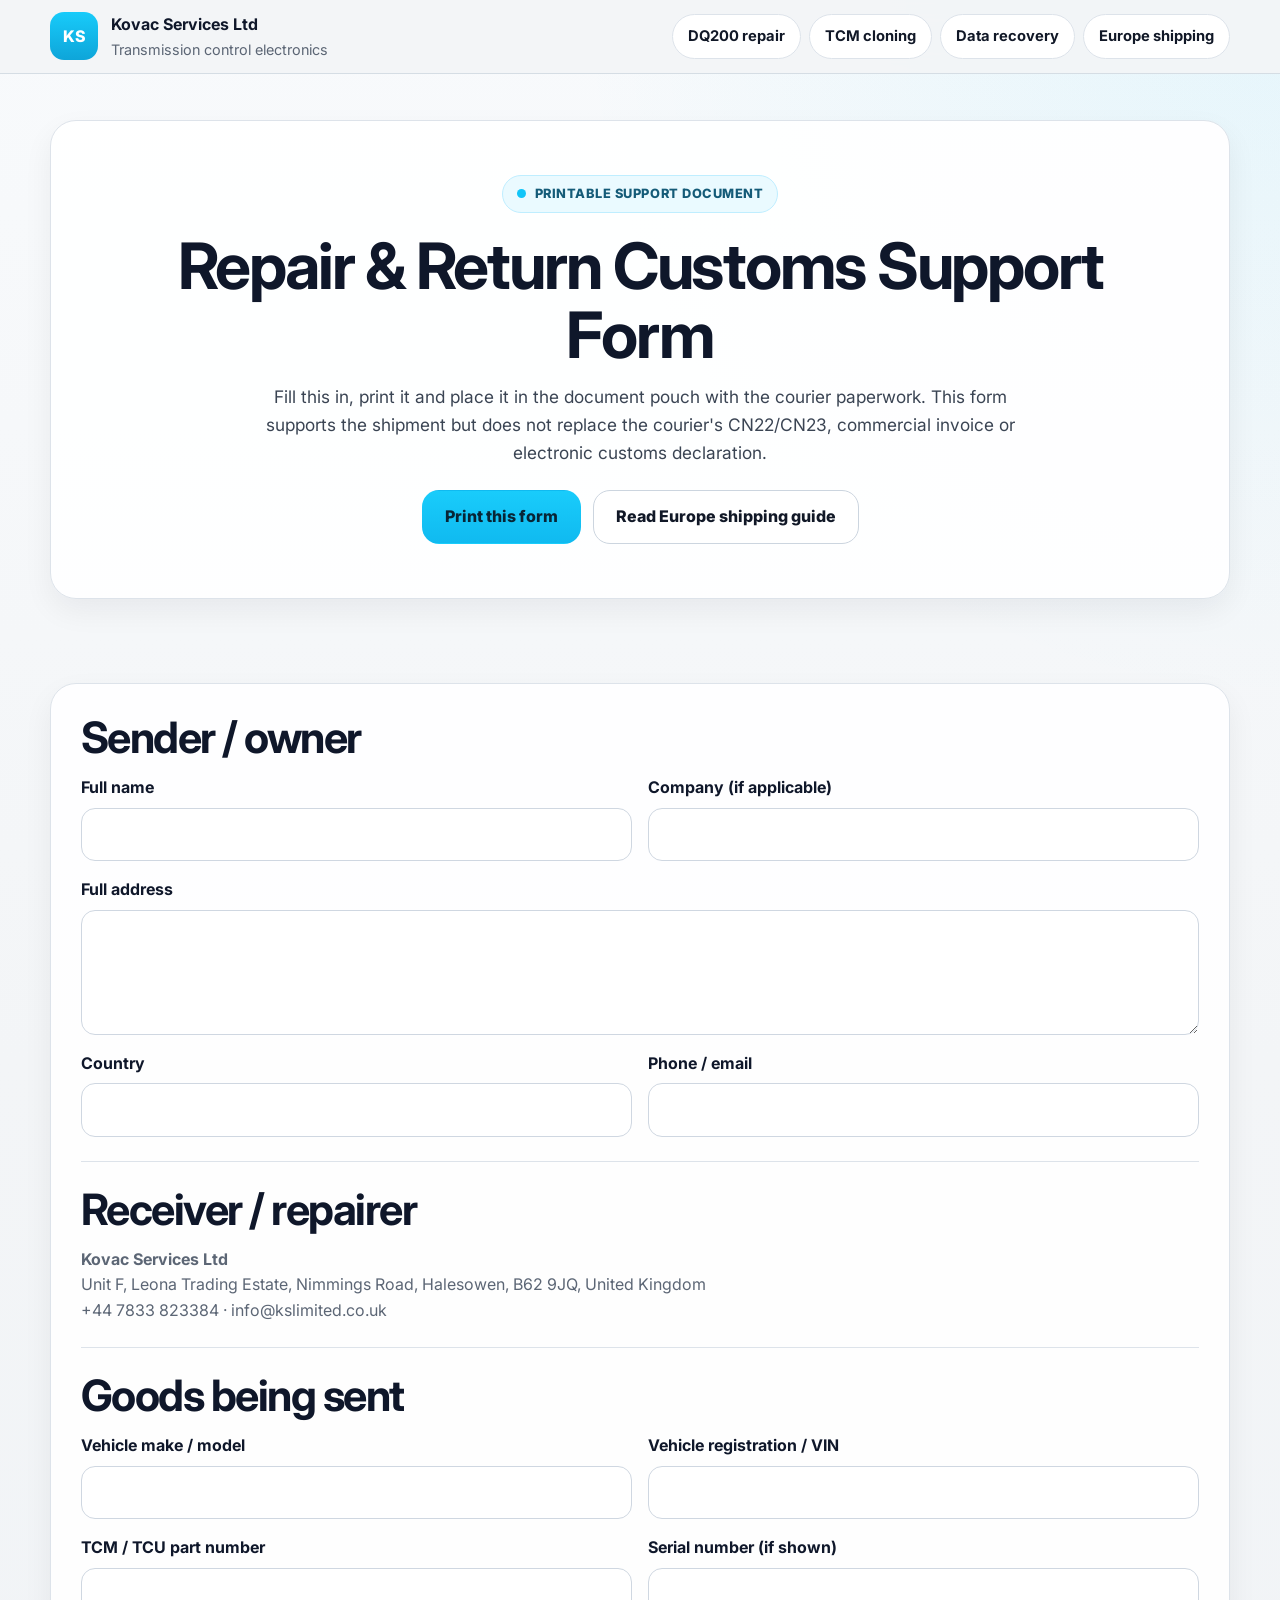
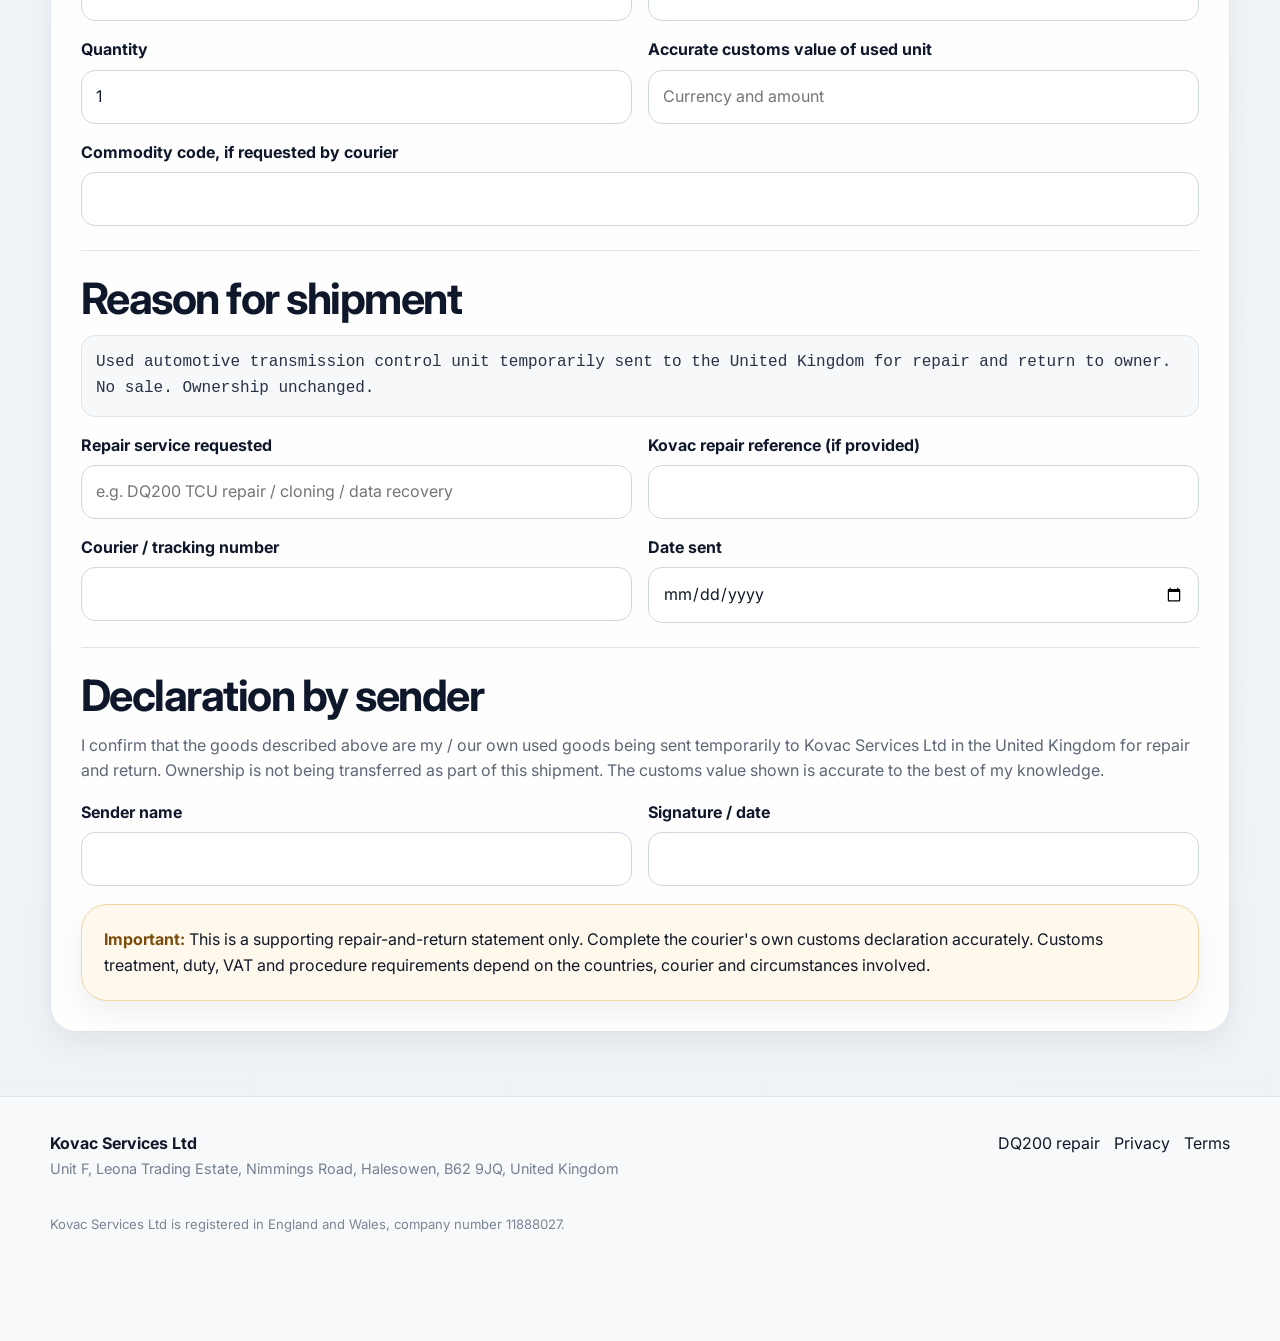
<file: customs-form/index.html>
<!DOCTYPE html>
<html lang="en-GB">
<head>
  <meta charset="UTF-8" />
  <meta name="viewport" content="width=device-width, initial-scale=1.0" />
  <title>Repair and Return Customs Support Form | Kovac Services Ltd</title>
  <meta name="description" content="Printable supporting form for customers sending their own used TCM to the UK for repair and return." />
  <link rel="canonical" href="https://tcmrepair.co.uk/customs-form/" />
  <meta name="robots" content="noindex,follow" />
  <meta name="theme-color" content="#f4f5f7" />
  <link rel="preconnect" href="https://fonts.googleapis.com" />
  <link rel="preconnect" href="https://fonts.gstatic.com" crossorigin />
  <link href="https://fonts.googleapis.com/css2?family=Inter:wght@400;600;800&display=swap" rel="stylesheet" />
  <link rel="stylesheet" href="/assets/site.css" />
  <script async src="https://www.googletagmanager.com/gtag/js?id=G-HNSNMJLBMX"></script>
  <script>window.dataLayer=window.dataLayer||[];function gtag(){dataLayer.push(arguments);}gtag('js',new Date());gtag('config','G-HNSNMJLBMX');</script>
  <script type="application/ld+json">{"@context":"https://schema.org","@type":"AutoRepair","name":"Kovac Services Ltd","url":"https://tcmrepair.co.uk/","telephone":"+447833823384","email":"info@kslimited.co.uk","address":{"@type":"PostalAddress","streetAddress":"Unit F, Leona Trading Estate, Nimmings Road","addressLocality":"Halesowen","addressRegion":"West Midlands","postalCode":"B62 9JQ","addressCountry":"GB"}}</script>
</head>
<body>
  <div class="nav-shell"><div class="container nav">
    <a class="brand" href="/"><div class="brand-mark">KS</div><div class="brand-copy"><strong>Kovac Services Ltd</strong><span>Transmission control electronics</span></div></a>
    <nav class="nav-links" aria-label="Primary"><a href="/">DQ200 repair</a><a href="/tcm-cloning/">TCM cloning</a><a href="/tcm-data-recovery/">Data recovery</a><a href="/europe-repair-shipping/">Europe shipping</a></nav>
  </div></div>
  <main>
<section class="hero"><div class="container"><div class="hero-card"><span class="eyebrow">Printable support document</span><h1>Repair & Return Customs Support Form</h1><p class="lead">Fill this in, print it and place it in the document pouch with the courier paperwork. This form supports the shipment but does not replace the courier's CN22/CN23, commercial invoice or electronic customs declaration.</p><div class="actions"><button class="btn btn-primary" type="button" onclick="window.print()">Print this form</button><a class="btn btn-outline" href="/europe-repair-shipping/">Read Europe shipping guide</a></div></div></div></section>
<section class="section"><div class="container"><div class="form-shell"><form onsubmit="return false"><h2>Sender / owner</h2><div class="form-grid"><div class="field"><label>Full name</label><input></div><div class="field"><label>Company (if applicable)</label><input></div><div class="field full"><label>Full address</label><textarea></textarea></div><div class="field"><label>Country</label><input></div><div class="field"><label>Phone / email</label><input></div></div><div class="divider"></div><h2>Receiver / repairer</h2><p><strong>Kovac Services Ltd</strong><br>Unit F, Leona Trading Estate, Nimmings Road, Halesowen, B62 9JQ, United Kingdom<br>+44 7833 823384 · info@kslimited.co.uk</p><div class="divider"></div><h2>Goods being sent</h2><div class="form-grid"><div class="field"><label>Vehicle make / model</label><input></div><div class="field"><label>Vehicle registration / VIN</label><input></div><div class="field"><label>TCM / TCU part number</label><input></div><div class="field"><label>Serial number (if shown)</label><input></div><div class="field"><label>Quantity</label><input value="1"></div><div class="field"><label>Accurate customs value of used unit</label><input placeholder="Currency and amount"></div><div class="field full"><label>Commodity code, if requested by courier</label><input></div></div><div class="divider"></div><h2>Reason for shipment</h2><span class="code">Used automotive transmission control unit temporarily sent to the United Kingdom for repair and return to owner. No sale. Ownership unchanged.</span><div class="form-grid" style="margin-top:16px"><div class="field"><label>Repair service requested</label><input placeholder="e.g. DQ200 TCU repair / cloning / data recovery"></div><div class="field"><label>Kovac repair reference (if provided)</label><input></div><div class="field"><label>Courier / tracking number</label><input></div><div class="field"><label>Date sent</label><input type="date"></div></div><div class="divider"></div><h2>Declaration by sender</h2><p>I confirm that the goods described above are my / our own used goods being sent temporarily to Kovac Services Ltd in the United Kingdom for repair and return. Ownership is not being transferred as part of this shipment. The customs value shown is accurate to the best of my knowledge.</p><div class="form-grid"><div class="field"><label>Sender name</label><input></div><div class="field"><label>Signature / date</label><input></div></div><div class="notice warning" style="margin-top:18px"><strong>Important:</strong> This is a supporting repair-and-return statement only. Complete the courier's own customs declaration accurately. Customs treatment, duty, VAT and procedure requirements depend on the countries, courier and circumstances involved.</div></form></div></div></section>
</main>
  <footer class="footer"><div class="container"><div class="footer-grid"><div><strong>Kovac Services Ltd</strong><p class="small">Unit F, Leona Trading Estate, Nimmings Road, Halesowen, B62 9JQ, United Kingdom</p></div><div class="footer-links"><a href="/">DQ200 repair</a><a href="/privacy.html">Privacy</a><a href="/terms.html">Terms</a></div></div><p class="legal">Kovac Services Ltd is registered in England and Wales, company number 11888027.</p></div></footer>
</body></html>
</file>
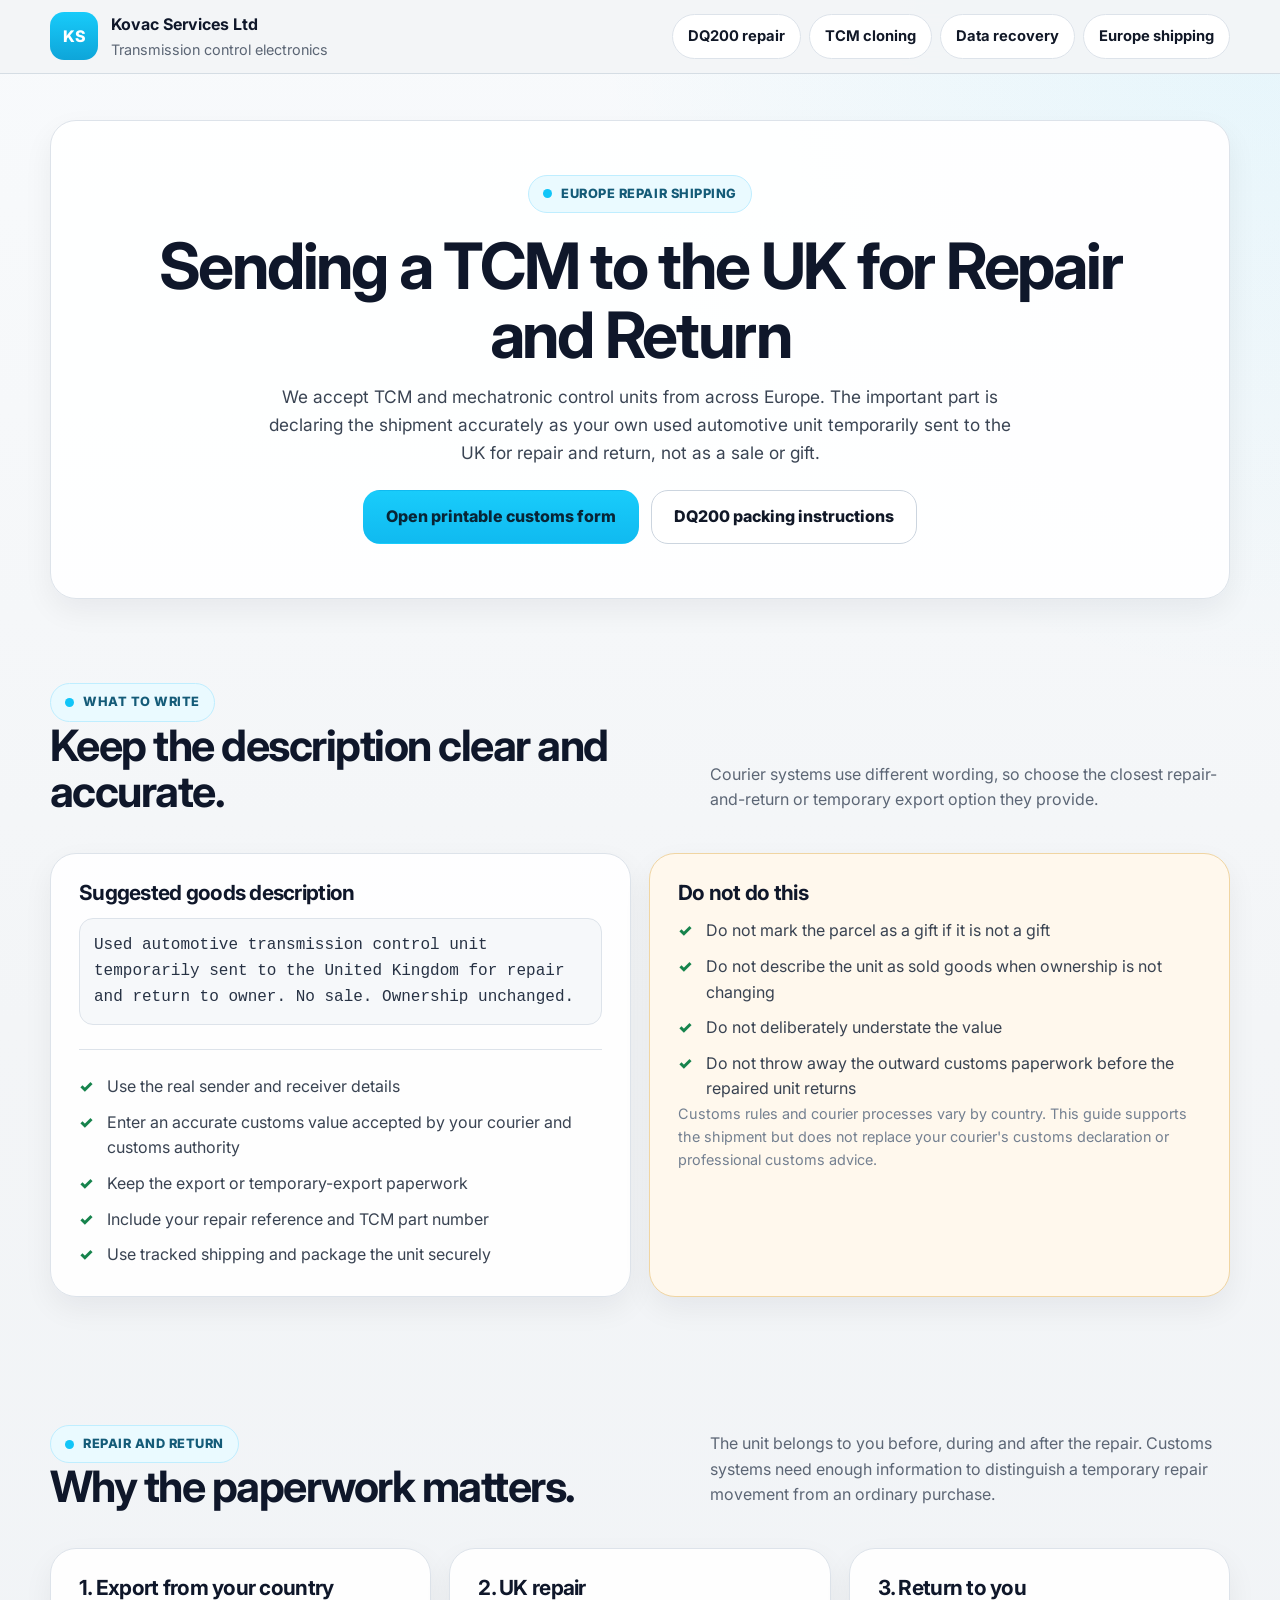
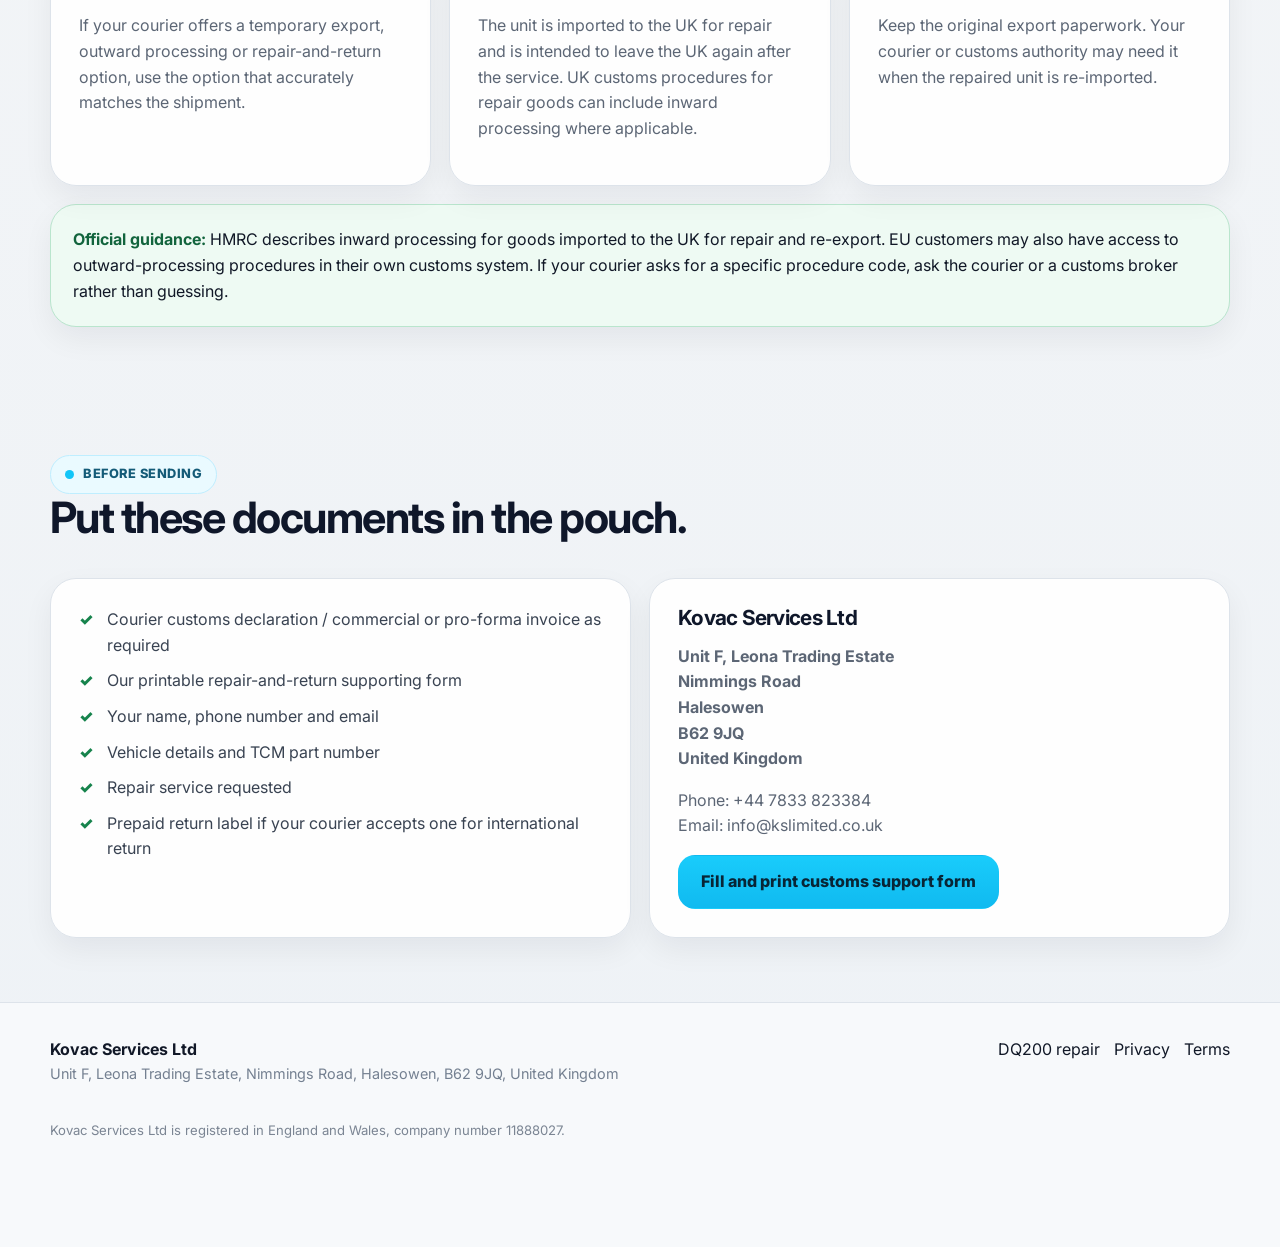
<file: europe-repair-shipping/index.html>
<!DOCTYPE html>
<html lang="en-GB">
<head>
  <meta charset="UTF-8" />
  <meta name="viewport" content="width=device-width, initial-scale=1.0" />
  <title>Send TCM from Europe to UK for Repair | Customs Guide</title>
  <meta name="description" content="How to send your own used TCM from Europe to Kovac Services Ltd in the UK for repair and return. Accurate customs wording, packing and printable support form." />
  <link rel="canonical" href="https://tcmrepair.co.uk/europe-repair-shipping/" />
  <meta name="robots" content="index,follow,max-image-preview:large" />
  <meta name="theme-color" content="#f4f5f7" />
  <link rel="preconnect" href="https://fonts.googleapis.com" />
  <link rel="preconnect" href="https://fonts.gstatic.com" crossorigin />
  <link href="https://fonts.googleapis.com/css2?family=Inter:wght@400;600;800&display=swap" rel="stylesheet" />
  <link rel="stylesheet" href="/assets/site.css" />
  <script async src="https://www.googletagmanager.com/gtag/js?id=G-HNSNMJLBMX"></script>
  <script>window.dataLayer=window.dataLayer||[];function gtag(){dataLayer.push(arguments);}gtag('js',new Date());gtag('config','G-HNSNMJLBMX');</script>
  <script type="application/ld+json">{"@context":"https://schema.org","@type":"AutoRepair","name":"Kovac Services Ltd","url":"https://tcmrepair.co.uk/","telephone":"+447833823384","email":"info@kslimited.co.uk","address":{"@type":"PostalAddress","streetAddress":"Unit F, Leona Trading Estate, Nimmings Road","addressLocality":"Halesowen","addressRegion":"West Midlands","postalCode":"B62 9JQ","addressCountry":"GB"}}</script>
</head>
<body>
  <div class="nav-shell"><div class="container nav">
    <a class="brand" href="/"><div class="brand-mark">KS</div><div class="brand-copy"><strong>Kovac Services Ltd</strong><span>Transmission control electronics</span></div></a>
    <nav class="nav-links" aria-label="Primary"><a href="/">DQ200 repair</a><a href="/tcm-cloning/">TCM cloning</a><a href="/tcm-data-recovery/">Data recovery</a><a href="/europe-repair-shipping/">Europe shipping</a></nav>
  </div></div>
  <main>
<section class="hero"><div class="container"><div class="hero-card"><span class="eyebrow">Europe repair shipping</span><h1>Sending a TCM to the UK for Repair and Return</h1><p class="lead">We accept TCM and mechatronic control units from across Europe. The important part is declaring the shipment accurately as your own used automotive unit temporarily sent to the UK for repair and return, not as a sale or gift.</p><div class="actions"><a class="btn btn-primary" href="/customs-form/">Open printable customs form</a><a class="btn btn-outline" href="/#process">DQ200 packing instructions</a></div></div></div></section>
<section class="section"><div class="container"><div class="section-head"><div><span class="eyebrow">What to write</span><h2>Keep the description clear and accurate.</h2></div><p>Courier systems use different wording, so choose the closest repair-and-return or temporary export option they provide.</p></div><div class="grid-2"><article class="card"><h3>Suggested goods description</h3><span class="code">Used automotive transmission control unit temporarily sent to the United Kingdom for repair and return to owner. No sale. Ownership unchanged.</span><div class="divider"></div><ul class="checklist"><li>Use the real sender and receiver details</li><li>Enter an accurate customs value accepted by your courier and customs authority</li><li>Keep the export or temporary-export paperwork</li><li>Include your repair reference and TCM part number</li><li>Use tracked shipping and package the unit securely</li></ul></article><article class="card warning"><h3>Do not do this</h3><ul class="checklist"><li>Do not mark the parcel as a gift if it is not a gift</li><li>Do not describe the unit as sold goods when ownership is not changing</li><li>Do not deliberately understate the value</li><li>Do not throw away the outward customs paperwork before the repaired unit returns</li></ul><p class="small">Customs rules and courier processes vary by country. This guide supports the shipment but does not replace your courier's customs declaration or professional customs advice.</p></article></div></div></section>
<section class="section"><div class="container"><div class="section-head"><div><span class="eyebrow">Repair and return</span><h2>Why the paperwork matters.</h2></div><p>The unit belongs to you before, during and after the repair. Customs systems need enough information to distinguish a temporary repair movement from an ordinary purchase.</p></div><div class="grid-3"><article class="card"><h3>1. Export from your country</h3><p>If your courier offers a temporary export, outward processing or repair-and-return option, use the option that accurately matches the shipment.</p></article><article class="card"><h3>2. UK repair</h3><p>The unit is imported to the UK for repair and is intended to leave the UK again after the service. UK customs procedures for repair goods can include inward processing where applicable.</p></article><article class="card"><h3>3. Return to you</h3><p>Keep the original export paperwork. Your courier or customs authority may need it when the repaired unit is re-imported.</p></article></div><div class="notice" style="margin-top:18px"><strong>Official guidance:</strong> HMRC describes inward processing for goods imported to the UK for repair and re-export. EU customers may also have access to outward-processing procedures in their own customs system. If your courier asks for a specific procedure code, ask the courier or a customs broker rather than guessing.</div></div></section>
<section class="section"><div class="container"><div class="section-head"><div><span class="eyebrow">Before sending</span><h2>Put these documents in the pouch.</h2></div></div><div class="grid-2"><article class="card"><ul class="checklist"><li>Courier customs declaration / commercial or pro-forma invoice as required</li><li>Our printable repair-and-return supporting form</li><li>Your name, phone number and email</li><li>Vehicle details and TCM part number</li><li>Repair service requested</li><li>Prepaid return label if your courier accepts one for international return</li></ul></article><article class="card"><h3>Kovac Services Ltd</h3><p><strong>Unit F, Leona Trading Estate<br>Nimmings Road<br>Halesowen<br>B62 9JQ<br>United Kingdom</strong></p><p>Phone: +44 7833 823384<br>Email: info@kslimited.co.uk</p><a class="btn btn-primary" href="/customs-form/">Fill and print customs support form</a></article></div></div></section>
</main>
  <footer class="footer"><div class="container"><div class="footer-grid"><div><strong>Kovac Services Ltd</strong><p class="small">Unit F, Leona Trading Estate, Nimmings Road, Halesowen, B62 9JQ, United Kingdom</p></div><div class="footer-links"><a href="/">DQ200 repair</a><a href="/privacy.html">Privacy</a><a href="/terms.html">Terms</a></div></div><p class="legal">Kovac Services Ltd is registered in England and Wales, company number 11888027.</p></div></footer>
</body></html>
</file>
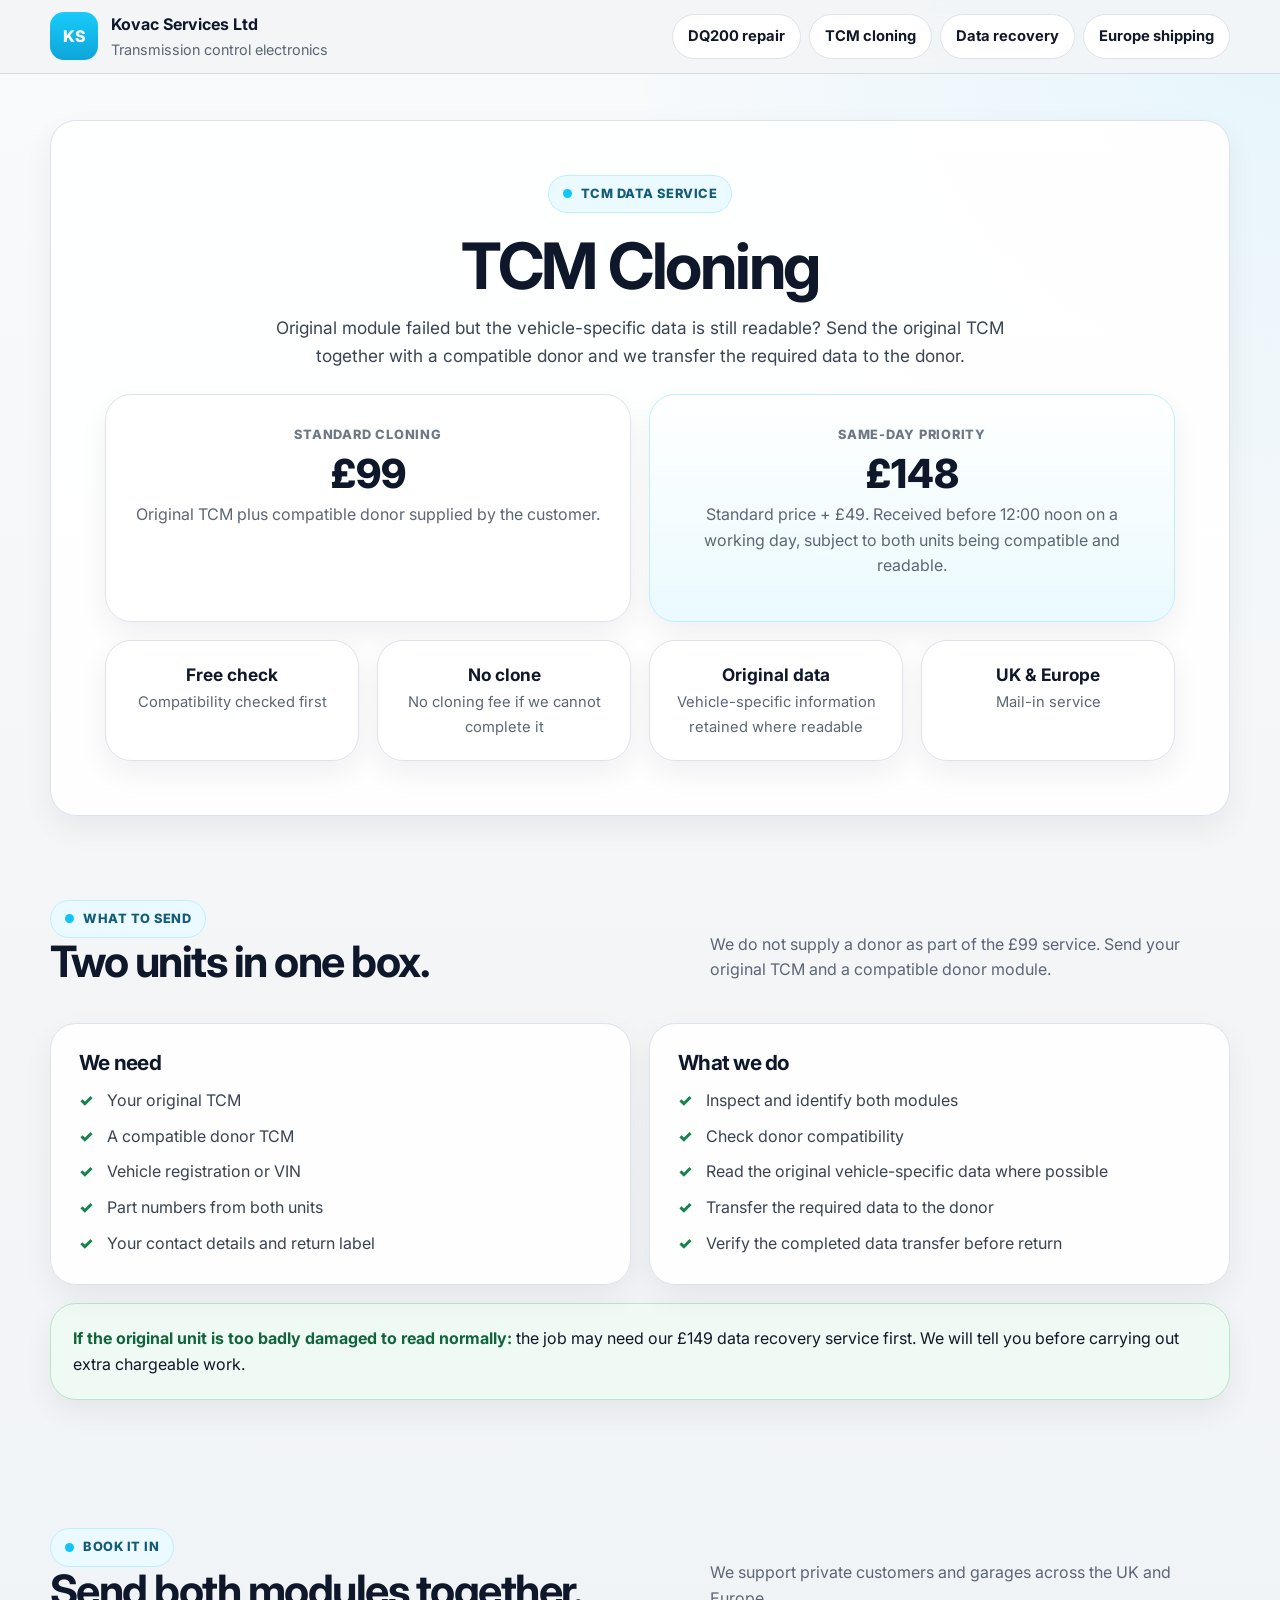
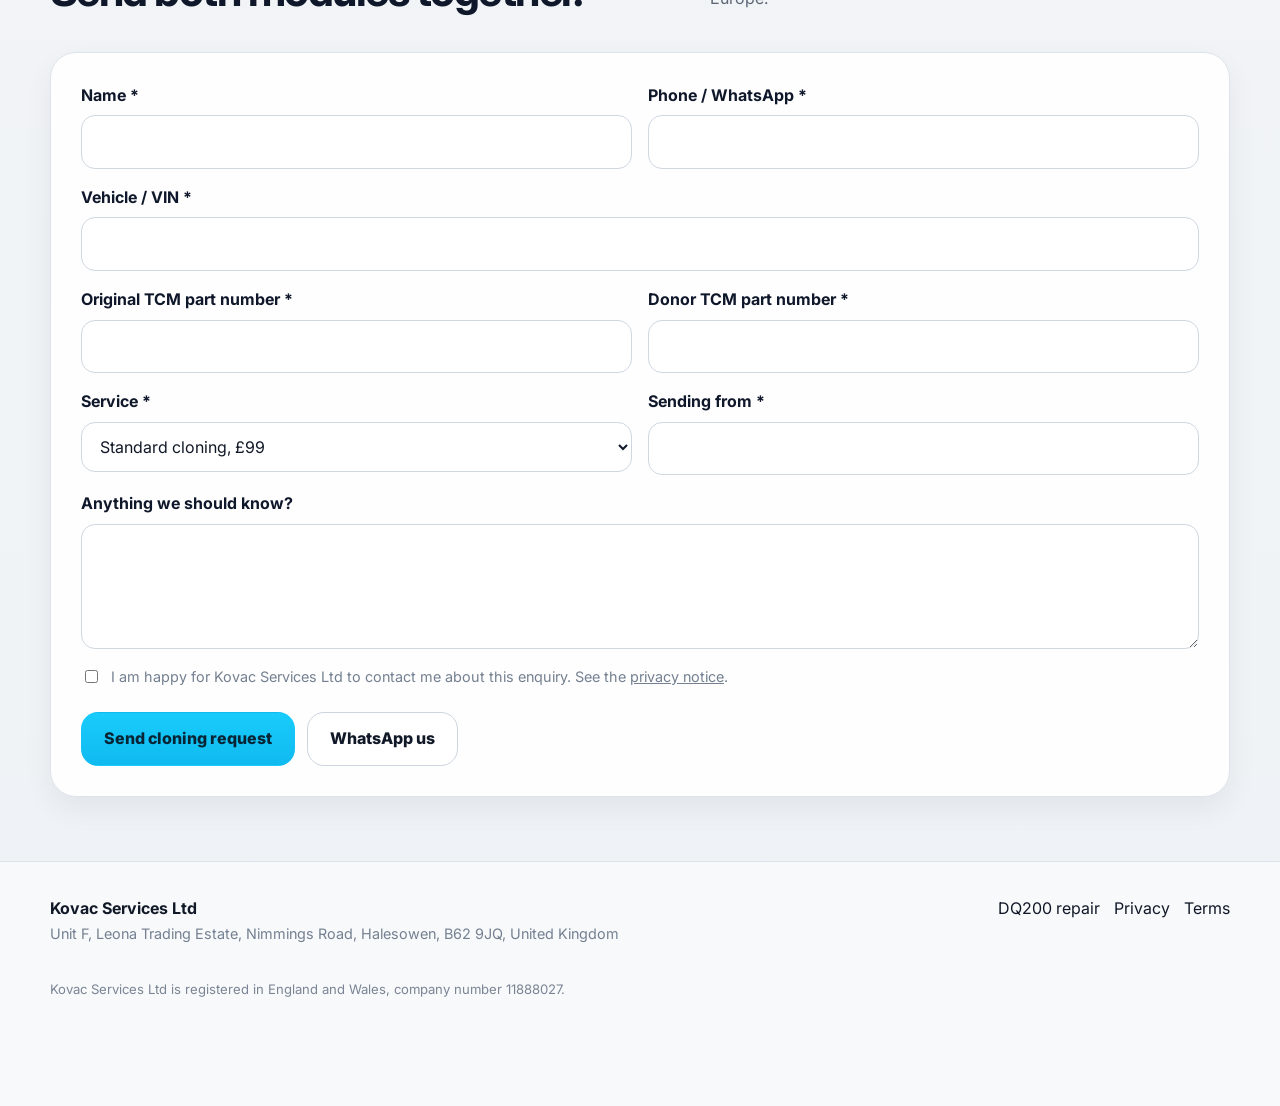
<file: tcm-cloning/index.html>
<!DOCTYPE html>
<html lang="en-GB">
<head>
  <meta charset="UTF-8" />
  <meta name="viewport" content="width=device-width, initial-scale=1.0" />
  <title>TCM Cloning £99 | Kovac Services Ltd</title>
  <meta name="description" content="TCM cloning service from £99. Send the original TCM and a compatible donor for vehicle-specific data transfer. UK and Europe mail-in service." />
  <link rel="canonical" href="https://tcmrepair.co.uk/tcm-cloning/" />
  <meta name="robots" content="index,follow,max-image-preview:large" />
  <meta name="theme-color" content="#f4f5f7" />
  <link rel="preconnect" href="https://fonts.googleapis.com" />
  <link rel="preconnect" href="https://fonts.gstatic.com" crossorigin />
  <link href="https://fonts.googleapis.com/css2?family=Inter:wght@400;600;800&display=swap" rel="stylesheet" />
  <link rel="stylesheet" href="/assets/site.css" />
  <script async src="https://www.googletagmanager.com/gtag/js?id=G-HNSNMJLBMX"></script>
  <script>window.dataLayer=window.dataLayer||[];function gtag(){dataLayer.push(arguments);}gtag('js',new Date());gtag('config','G-HNSNMJLBMX');</script>
  <script type="application/ld+json">{"@context":"https://schema.org","@type":"Service","name":"TCM Cloning","serviceType":"Transmission control module cloning","provider":{"@type":"AutoRepair","name":"Kovac Services Ltd"},"areaServed":["United Kingdom","Europe"],"offers":{"@type":"Offer","price":"99.00","priceCurrency":"GBP"}}</script><script type="application/ld+json">{"@context":"https://schema.org","@type":"AutoRepair","name":"Kovac Services Ltd","url":"https://tcmrepair.co.uk/","telephone":"+447833823384","email":"info@kslimited.co.uk","address":{"@type":"PostalAddress","streetAddress":"Unit F, Leona Trading Estate, Nimmings Road","addressLocality":"Halesowen","addressRegion":"West Midlands","postalCode":"B62 9JQ","addressCountry":"GB"}}</script>
</head>
<body>
  <div class="nav-shell"><div class="container nav">
    <a class="brand" href="/"><div class="brand-mark">KS</div><div class="brand-copy"><strong>Kovac Services Ltd</strong><span>Transmission control electronics</span></div></a>
    <nav class="nav-links" aria-label="Primary"><a href="/">DQ200 repair</a><a href="/tcm-cloning/">TCM cloning</a><a href="/tcm-data-recovery/">Data recovery</a><a href="/europe-repair-shipping/">Europe shipping</a></nav>
  </div></div>
  <main>
<section class="hero"><div class="container"><div class="hero-card"><span class="eyebrow">TCM data service</span><h1>TCM Cloning</h1><p class="lead">Original module failed but the vehicle-specific data is still readable? Send the original TCM together with a compatible donor and we transfer the required data to the donor.</p><div class="price-row"><div class="price-card"><span class="price-label">Standard cloning</span><div class="price">£99</div><p>Original TCM plus compatible donor supplied by the customer.</p></div><div class="price-card featured"><span class="price-label">Same-Day Priority</span><div class="price">£148</div><p>Standard price + £49. Received before 12:00 noon on a working day, subject to both units being compatible and readable.</p></div></div><div class="trust"><div class="card"><strong>Free check</strong><span>Compatibility checked first</span></div><div class="card"><strong>No clone</strong><span>No cloning fee if we cannot complete it</span></div><div class="card"><strong>Original data</strong><span>Vehicle-specific information retained where readable</span></div><div class="card"><strong>UK & Europe</strong><span>Mail-in service</span></div></div></div></div></section>
<section class="section"><div class="container"><div class="section-head"><div><span class="eyebrow">What to send</span><h2>Two units in one box.</h2></div><p>We do not supply a donor as part of the £99 service. Send your original TCM and a compatible donor module.</p></div><div class="grid-2"><article class="card"><h3>We need</h3><ul class="checklist"><li>Your original TCM</li><li>A compatible donor TCM</li><li>Vehicle registration or VIN</li><li>Part numbers from both units</li><li>Your contact details and return label</li></ul></article><article class="card"><h3>What we do</h3><ul class="checklist"><li>Inspect and identify both modules</li><li>Check donor compatibility</li><li>Read the original vehicle-specific data where possible</li><li>Transfer the required data to the donor</li><li>Verify the completed data transfer before return</li></ul></article></div><div class="notice" style="margin-top:18px"><strong>If the original unit is too badly damaged to read normally:</strong> the job may need our £149 data recovery service first. We will tell you before carrying out extra chargeable work.</div></div></section>
<section class="section" id="contact"><div class="container"><div class="section-head"><div><span class="eyebrow">Book it in</span><h2>Send both modules together.</h2></div><p>We support private customers and garages across the UK and Europe.</p></div><div class="form-shell"><form action="https://formspree.io/f/xdapdlnd" method="POST"><input type="hidden" name="service" value="TCM cloning"><input type="hidden" name="_subject" value="New TCM cloning enquiry from tcmrepair.co.uk"><input type="hidden" name="_next" value="https://tcmrepair.co.uk/thank-you.html"><div class="form-grid"><div class="field"><label>Name *</label><input name="full_name" required></div><div class="field"><label>Phone / WhatsApp *</label><input name="phone" type="tel" required></div><div class="field full"><label>Vehicle / VIN *</label><input name="vehicle_vin" required></div><div class="field"><label>Original TCM part number *</label><input name="original_part_number" required></div><div class="field"><label>Donor TCM part number *</label><input name="donor_part_number" required></div><div class="field"><label>Service *</label><select name="service_level"><option>Standard cloning, £99</option><option>Same-Day Priority, £148</option></select></div><div class="field"><label>Sending from *</label><input name="sending_from" required></div><div class="field full"><label>Anything we should know?</label><textarea name="notes"></textarea></div></div><div style="margin-top:16px"><label style="display:flex;gap:10px;align-items:flex-start"><input type="checkbox" name="data_consent" value="Consented" required style="width:auto;margin-top:5px"><span class="small">I am happy for Kovac Services Ltd to contact me about this enquiry. See the <a href="/privacy.html" style="text-decoration:underline">privacy notice</a>.</span></label></div><div class="actions" style="justify-content:flex-start"><button class="btn btn-primary" type="submit">Send cloning request</button><a class="btn btn-outline" href="https://wa.me/447833823384">WhatsApp us</a></div></form></div></div></section>
</main>
  <footer class="footer"><div class="container"><div class="footer-grid"><div><strong>Kovac Services Ltd</strong><p class="small">Unit F, Leona Trading Estate, Nimmings Road, Halesowen, B62 9JQ, United Kingdom</p></div><div class="footer-links"><a href="/">DQ200 repair</a><a href="/privacy.html">Privacy</a><a href="/terms.html">Terms</a></div></div><p class="legal">Kovac Services Ltd is registered in England and Wales, company number 11888027.</p></div></footer>
</body></html>
</file>
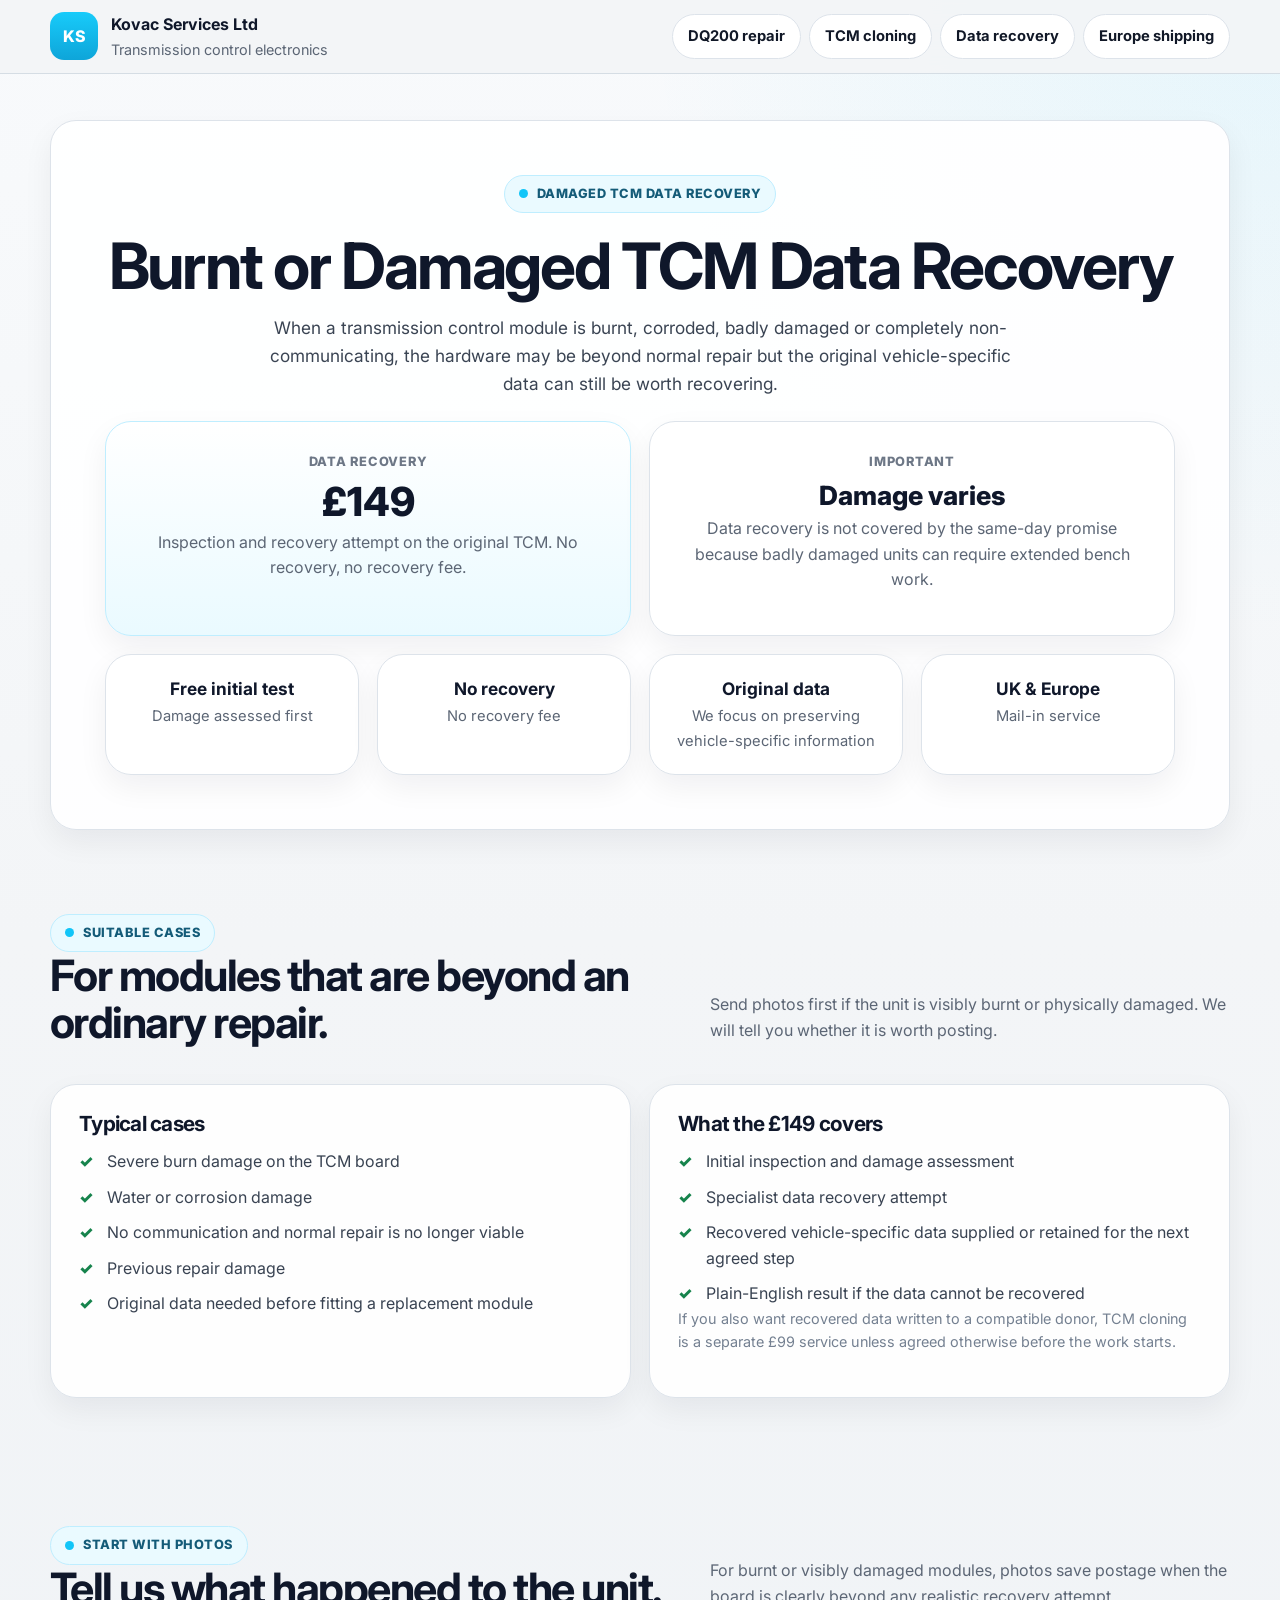
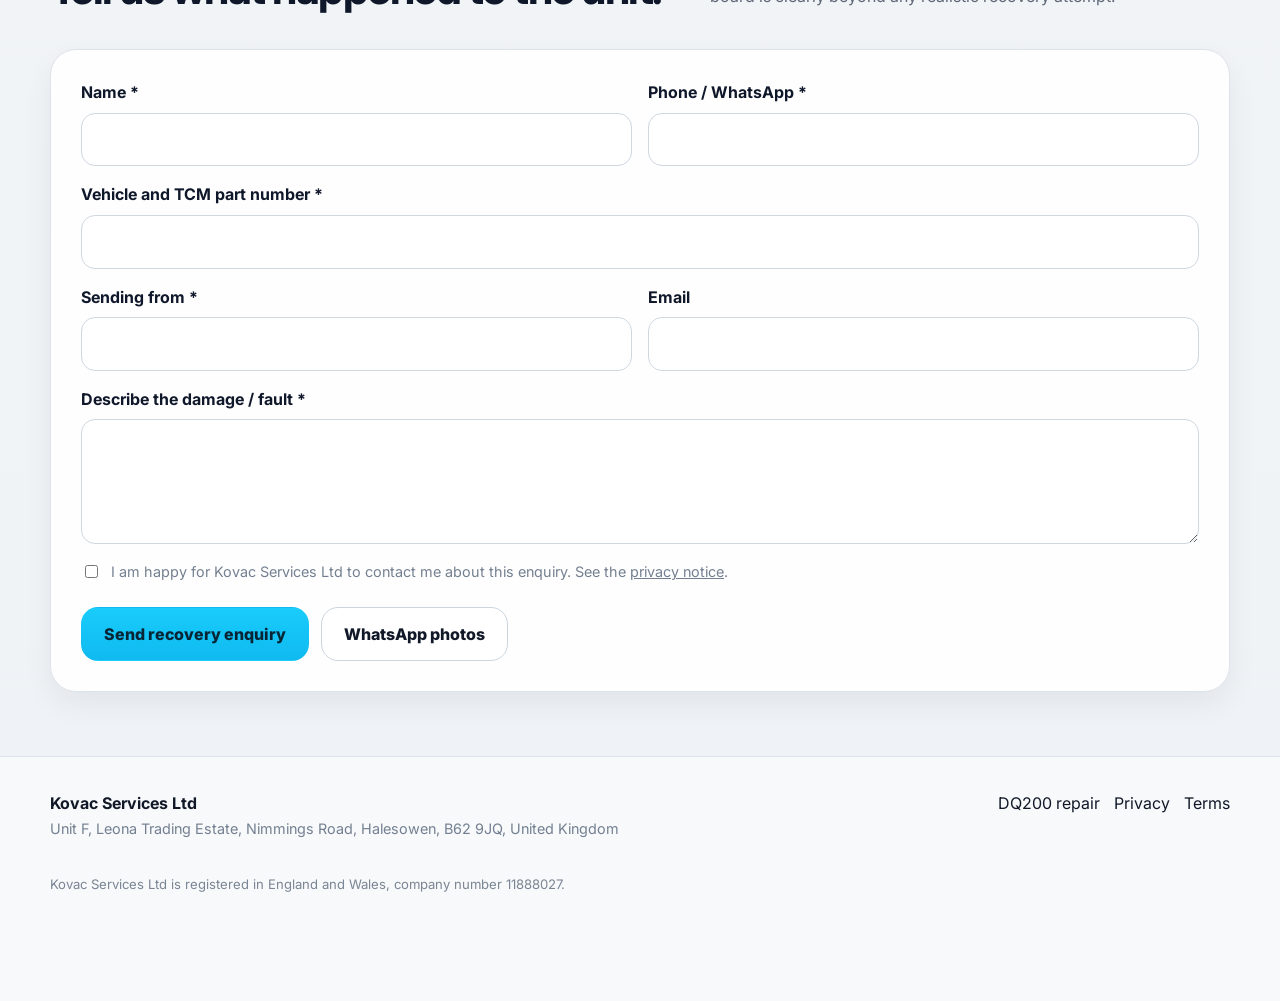
<file: tcm-data-recovery/index.html>
<!DOCTYPE html>
<html lang="en-GB">
<head>
  <meta charset="UTF-8" />
  <meta name="viewport" content="width=device-width, initial-scale=1.0" />
  <title>Burnt TCM Data Recovery £149 | Kovac Services Ltd</title>
  <meta name="description" content="TCM data recovery for burnt, corroded, damaged or non-communicating transmission control modules. £149, no recovery no fee. UK and Europe." />
  <link rel="canonical" href="https://tcmrepair.co.uk/tcm-data-recovery/" />
  <meta name="robots" content="index,follow,max-image-preview:large" />
  <meta name="theme-color" content="#f4f5f7" />
  <link rel="preconnect" href="https://fonts.googleapis.com" />
  <link rel="preconnect" href="https://fonts.gstatic.com" crossorigin />
  <link href="https://fonts.googleapis.com/css2?family=Inter:wght@400;600;800&display=swap" rel="stylesheet" />
  <link rel="stylesheet" href="/assets/site.css" />
  <script async src="https://www.googletagmanager.com/gtag/js?id=G-HNSNMJLBMX"></script>
  <script>window.dataLayer=window.dataLayer||[];function gtag(){dataLayer.push(arguments);}gtag('js',new Date());gtag('config','G-HNSNMJLBMX');</script>
  <script type="application/ld+json">{"@context":"https://schema.org","@type":"Service","name":"TCM Data Recovery","serviceType":"Transmission control module data recovery","provider":{"@type":"AutoRepair","name":"Kovac Services Ltd"},"areaServed":["United Kingdom","Europe"],"offers":{"@type":"Offer","price":"149.00","priceCurrency":"GBP"}}</script><script type="application/ld+json">{"@context":"https://schema.org","@type":"AutoRepair","name":"Kovac Services Ltd","url":"https://tcmrepair.co.uk/","telephone":"+447833823384","email":"info@kslimited.co.uk","address":{"@type":"PostalAddress","streetAddress":"Unit F, Leona Trading Estate, Nimmings Road","addressLocality":"Halesowen","addressRegion":"West Midlands","postalCode":"B62 9JQ","addressCountry":"GB"}}</script>
</head>
<body>
  <div class="nav-shell"><div class="container nav">
    <a class="brand" href="/"><div class="brand-mark">KS</div><div class="brand-copy"><strong>Kovac Services Ltd</strong><span>Transmission control electronics</span></div></a>
    <nav class="nav-links" aria-label="Primary"><a href="/">DQ200 repair</a><a href="/tcm-cloning/">TCM cloning</a><a href="/tcm-data-recovery/">Data recovery</a><a href="/europe-repair-shipping/">Europe shipping</a></nav>
  </div></div>
  <main>
<section class="hero"><div class="container"><div class="hero-card"><span class="eyebrow">Damaged TCM data recovery</span><h1>Burnt or Damaged TCM Data Recovery</h1><p class="lead">When a transmission control module is burnt, corroded, badly damaged or completely non-communicating, the hardware may be beyond normal repair but the original vehicle-specific data can still be worth recovering.</p><div class="price-row"><div class="price-card featured"><span class="price-label">Data recovery</span><div class="price">£149</div><p>Inspection and recovery attempt on the original TCM. No recovery, no recovery fee.</p></div><div class="price-card"><span class="price-label">Important</span><div class="price" style="font-size:1.65rem">Damage varies</div><p>Data recovery is not covered by the same-day promise because badly damaged units can require extended bench work.</p></div></div><div class="trust"><div class="card"><strong>Free initial test</strong><span>Damage assessed first</span></div><div class="card"><strong>No recovery</strong><span>No recovery fee</span></div><div class="card"><strong>Original data</strong><span>We focus on preserving vehicle-specific information</span></div><div class="card"><strong>UK & Europe</strong><span>Mail-in service</span></div></div></div></div></section>
<section class="section"><div class="container"><div class="section-head"><div><span class="eyebrow">Suitable cases</span><h2>For modules that are beyond an ordinary repair.</h2></div><p>Send photos first if the unit is visibly burnt or physically damaged. We will tell you whether it is worth posting.</p></div><div class="grid-2"><article class="card"><h3>Typical cases</h3><ul class="checklist"><li>Severe burn damage on the TCM board</li><li>Water or corrosion damage</li><li>No communication and normal repair is no longer viable</li><li>Previous repair damage</li><li>Original data needed before fitting a replacement module</li></ul></article><article class="card"><h3>What the £149 covers</h3><ul class="checklist"><li>Initial inspection and damage assessment</li><li>Specialist data recovery attempt</li><li>Recovered vehicle-specific data supplied or retained for the next agreed step</li><li>Plain-English result if the data cannot be recovered</li></ul><p class="small">If you also want recovered data written to a compatible donor, TCM cloning is a separate £99 service unless agreed otherwise before the work starts.</p></article></div></div></section>
<section class="section" id="contact"><div class="container"><div class="section-head"><div><span class="eyebrow">Start with photos</span><h2>Tell us what happened to the unit.</h2></div><p>For burnt or visibly damaged modules, photos save postage when the board is clearly beyond any realistic recovery attempt.</p></div><div class="form-shell"><form action="https://formspree.io/f/xdapdlnd" method="POST"><input type="hidden" name="service" value="TCM data recovery"><input type="hidden" name="_subject" value="New TCM data recovery enquiry from tcmrepair.co.uk"><input type="hidden" name="_next" value="https://tcmrepair.co.uk/thank-you.html"><div class="form-grid"><div class="field"><label>Name *</label><input name="full_name" required></div><div class="field"><label>Phone / WhatsApp *</label><input name="phone" type="tel" required></div><div class="field full"><label>Vehicle and TCM part number *</label><input name="vehicle_part_number" required></div><div class="field"><label>Sending from *</label><input name="sending_from" required></div><div class="field"><label>Email</label><input name="email" type="email"></div><div class="field full"><label>Describe the damage / fault *</label><textarea name="damage_fault" required></textarea></div></div><div style="margin-top:16px"><label style="display:flex;gap:10px;align-items:flex-start"><input type="checkbox" name="data_consent" value="Consented" required style="width:auto;margin-top:5px"><span class="small">I am happy for Kovac Services Ltd to contact me about this enquiry. See the <a href="/privacy.html" style="text-decoration:underline">privacy notice</a>.</span></label></div><div class="actions" style="justify-content:flex-start"><button class="btn btn-primary" type="submit">Send recovery enquiry</button><a class="btn btn-outline" href="https://wa.me/447833823384">WhatsApp photos</a></div></form></div></div></section>
</main>
  <footer class="footer"><div class="container"><div class="footer-grid"><div><strong>Kovac Services Ltd</strong><p class="small">Unit F, Leona Trading Estate, Nimmings Road, Halesowen, B62 9JQ, United Kingdom</p></div><div class="footer-links"><a href="/">DQ200 repair</a><a href="/privacy.html">Privacy</a><a href="/terms.html">Terms</a></div></div><p class="legal">Kovac Services Ltd is registered in England and Wales, company number 11888027.</p></div></footer>
</body></html>
</file>
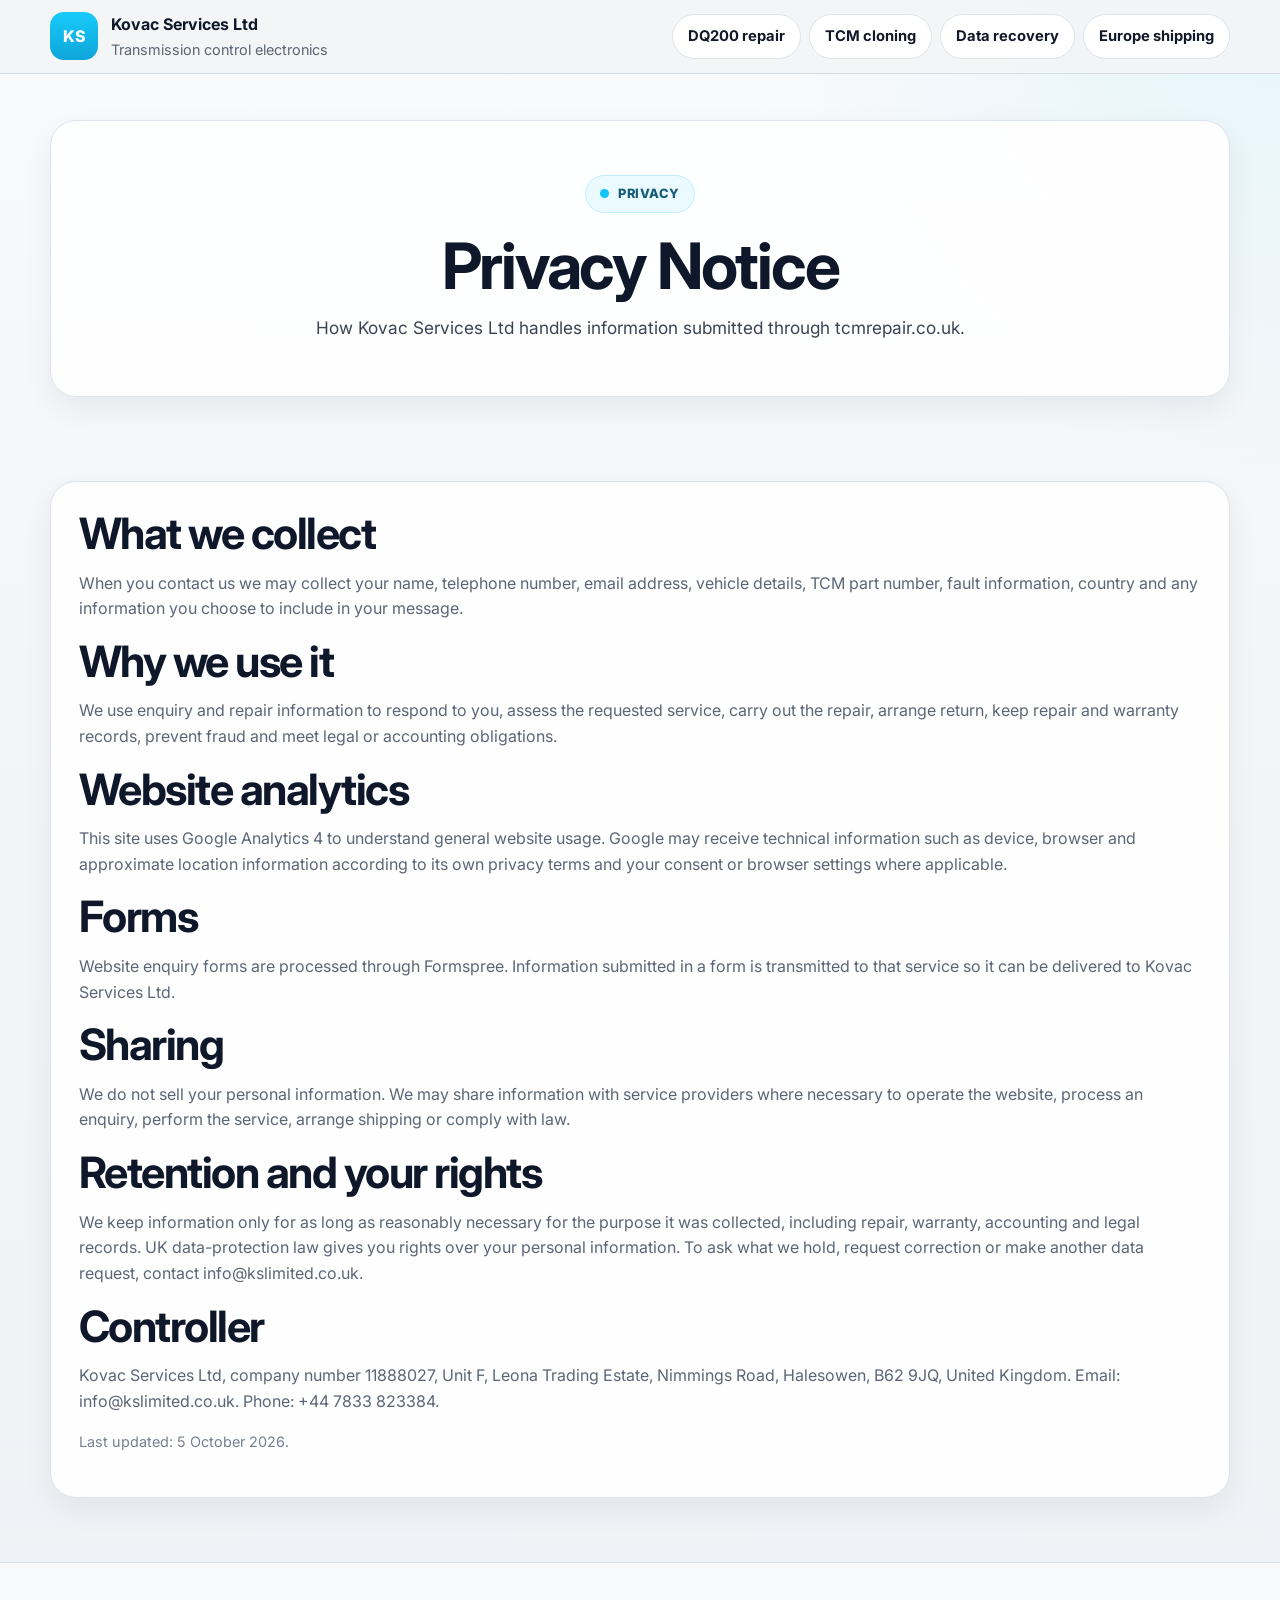
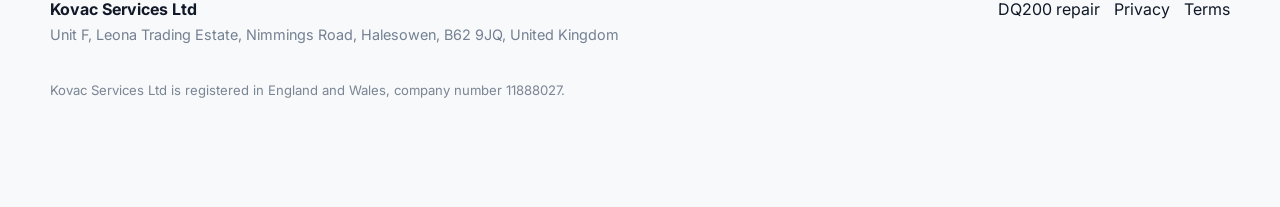
<file: privacy.html>
<!DOCTYPE html>
<html lang="en-GB">
<head>
  <meta charset="UTF-8" />
  <meta name="viewport" content="width=device-width, initial-scale=1.0" />
  <title>Privacy Notice | TCMRepair.co.uk</title>
  <meta name="description" content="Privacy notice for TCMRepair.co.uk and Kovac Services Ltd." />
  <link rel="canonical" href="https://tcmrepair.co.uk/privacy.html" />
  <meta name="robots" content="index,follow,max-image-preview:large" />
  <meta name="theme-color" content="#f4f5f7" />
  <link rel="preconnect" href="https://fonts.googleapis.com" />
  <link rel="preconnect" href="https://fonts.gstatic.com" crossorigin />
  <link href="https://fonts.googleapis.com/css2?family=Inter:wght@400;600;800&display=swap" rel="stylesheet" />
  <link rel="stylesheet" href="/assets/site.css" />
  <script async src="https://www.googletagmanager.com/gtag/js?id=G-HNSNMJLBMX"></script>
  <script>window.dataLayer=window.dataLayer||[];function gtag(){dataLayer.push(arguments);}gtag('js',new Date());gtag('config','G-HNSNMJLBMX');</script>
  <script type="application/ld+json">{"@context":"https://schema.org","@type":"AutoRepair","name":"Kovac Services Ltd","url":"https://tcmrepair.co.uk/","telephone":"+447833823384","email":"info@kslimited.co.uk","address":{"@type":"PostalAddress","streetAddress":"Unit F, Leona Trading Estate, Nimmings Road","addressLocality":"Halesowen","addressRegion":"West Midlands","postalCode":"B62 9JQ","addressCountry":"GB"}}</script>
</head>
<body>
  <div class="nav-shell"><div class="container nav">
    <a class="brand" href="/"><div class="brand-mark">KS</div><div class="brand-copy"><strong>Kovac Services Ltd</strong><span>Transmission control electronics</span></div></a>
    <nav class="nav-links" aria-label="Primary"><a href="/">DQ200 repair</a><a href="/tcm-cloning/">TCM cloning</a><a href="/tcm-data-recovery/">Data recovery</a><a href="/europe-repair-shipping/">Europe shipping</a></nav>
  </div></div>
  <main><section class="hero"><div class="container"><div class="hero-card"><span class="eyebrow">Privacy</span><h1>Privacy Notice</h1><p class="lead">How Kovac Services Ltd handles information submitted through tcmrepair.co.uk.</p></div></div></section><section class="section"><div class="container"><div class="card"><h2>What we collect</h2><p>When you contact us we may collect your name, telephone number, email address, vehicle details, TCM part number, fault information, country and any information you choose to include in your message.</p><h2>Why we use it</h2><p>We use enquiry and repair information to respond to you, assess the requested service, carry out the repair, arrange return, keep repair and warranty records, prevent fraud and meet legal or accounting obligations.</p><h2>Website analytics</h2><p>This site uses Google Analytics 4 to understand general website usage. Google may receive technical information such as device, browser and approximate location information according to its own privacy terms and your consent or browser settings where applicable.</p><h2>Forms</h2><p>Website enquiry forms are processed through Formspree. Information submitted in a form is transmitted to that service so it can be delivered to Kovac Services Ltd.</p><h2>Sharing</h2><p>We do not sell your personal information. We may share information with service providers where necessary to operate the website, process an enquiry, perform the service, arrange shipping or comply with law.</p><h2>Retention and your rights</h2><p>We keep information only for as long as reasonably necessary for the purpose it was collected, including repair, warranty, accounting and legal records. UK data-protection law gives you rights over your personal information. To ask what we hold, request correction or make another data request, contact info@kslimited.co.uk.</p><h2>Controller</h2><p>Kovac Services Ltd, company number 11888027, Unit F, Leona Trading Estate, Nimmings Road, Halesowen, B62 9JQ, United Kingdom. Email: info@kslimited.co.uk. Phone: +44 7833 823384.</p><p class="small">Last updated: 5 October 2026.</p></div></div></section></main>
  <footer class="footer"><div class="container"><div class="footer-grid"><div><strong>Kovac Services Ltd</strong><p class="small">Unit F, Leona Trading Estate, Nimmings Road, Halesowen, B62 9JQ, United Kingdom</p></div><div class="footer-links"><a href="/">DQ200 repair</a><a href="/privacy.html">Privacy</a><a href="/terms.html">Terms</a></div></div><p class="legal">Kovac Services Ltd is registered in England and Wales, company number 11888027.</p></div></footer>
</body></html>
</file>
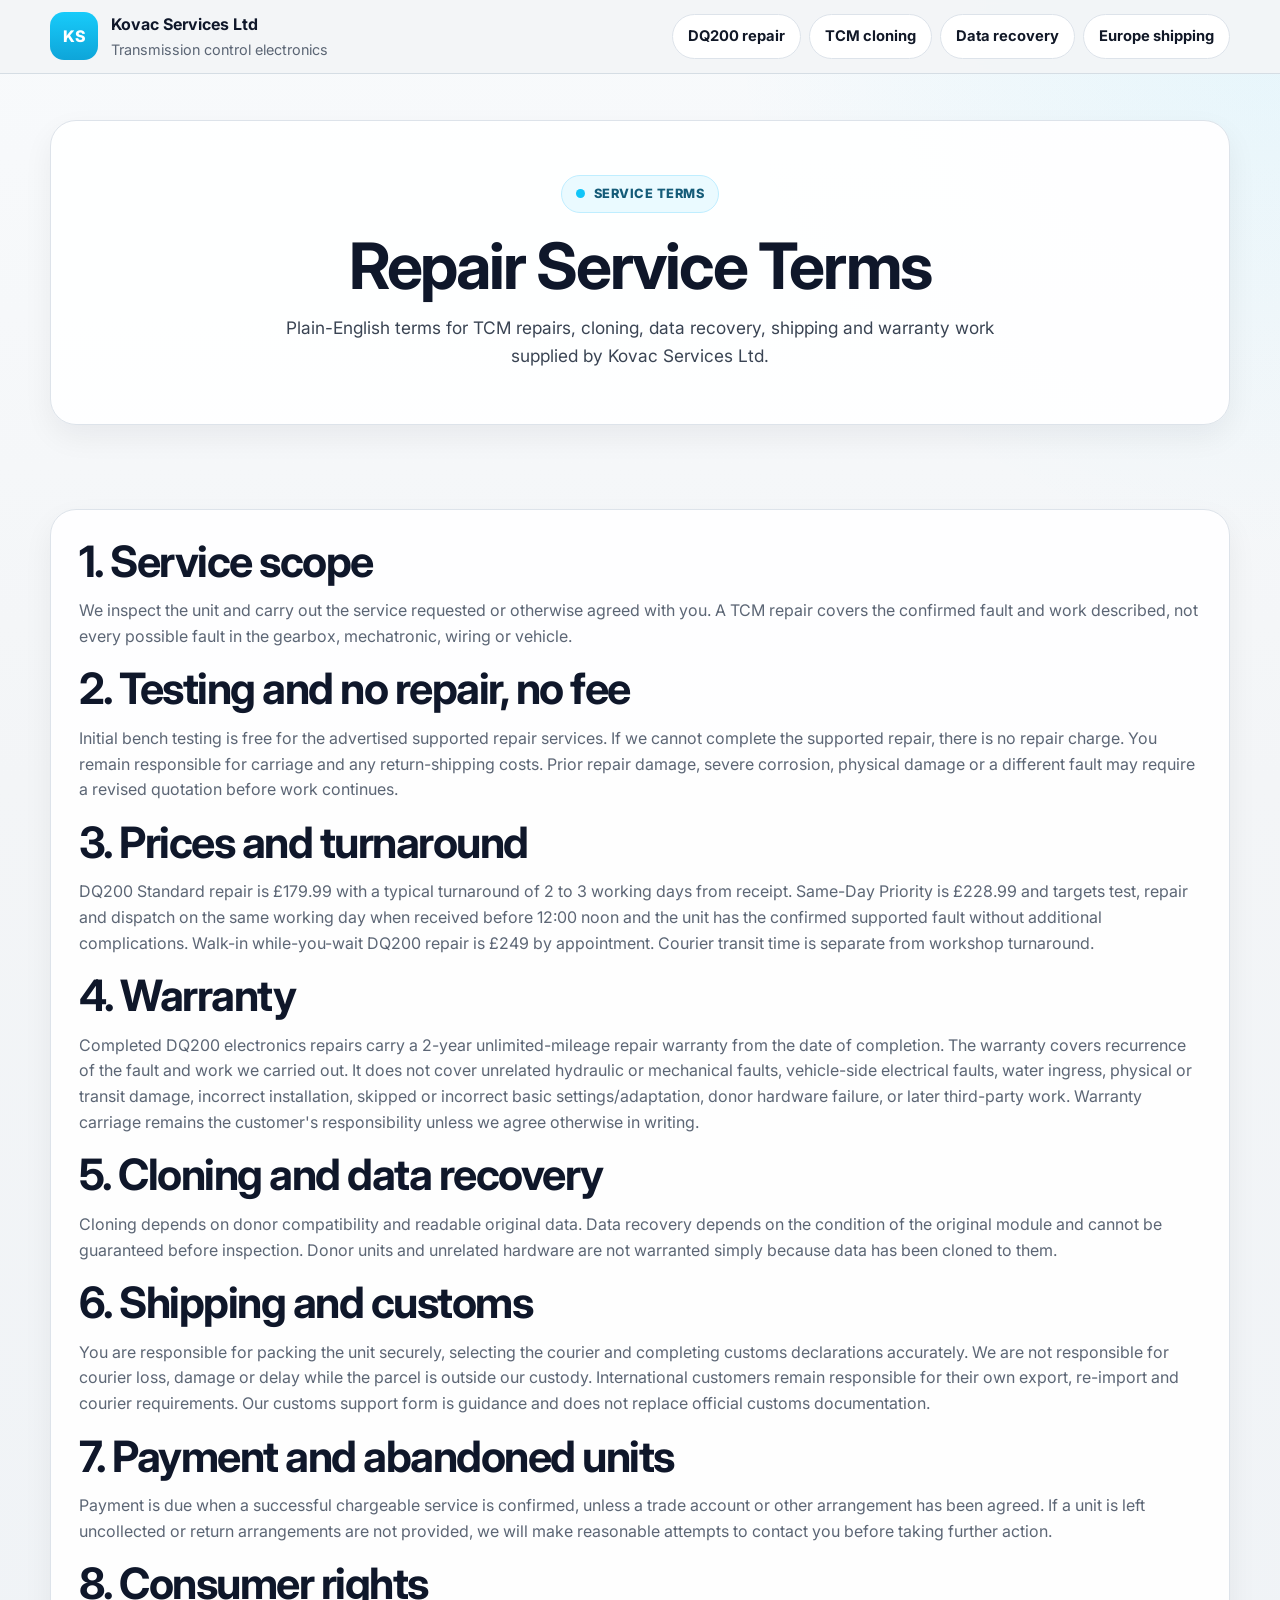
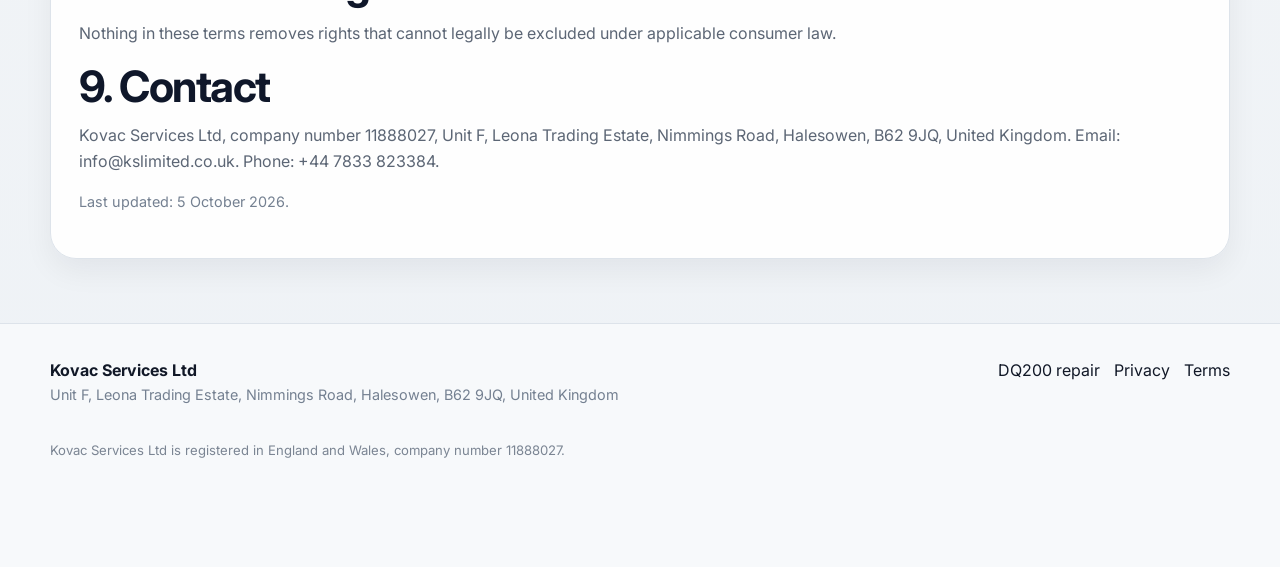
<file: terms.html>
<!DOCTYPE html>
<html lang="en-GB">
<head>
  <meta charset="UTF-8" />
  <meta name="viewport" content="width=device-width, initial-scale=1.0" />
  <title>Repair Service Terms | TCMRepair.co.uk</title>
  <meta name="description" content="Repair, warranty, shipping and service terms for TCMRepair.co.uk and Kovac Services Ltd." />
  <link rel="canonical" href="https://tcmrepair.co.uk/terms.html" />
  <meta name="robots" content="index,follow,max-image-preview:large" />
  <meta name="theme-color" content="#f4f5f7" />
  <link rel="preconnect" href="https://fonts.googleapis.com" />
  <link rel="preconnect" href="https://fonts.gstatic.com" crossorigin />
  <link href="https://fonts.googleapis.com/css2?family=Inter:wght@400;600;800&display=swap" rel="stylesheet" />
  <link rel="stylesheet" href="/assets/site.css" />
  <script async src="https://www.googletagmanager.com/gtag/js?id=G-HNSNMJLBMX"></script>
  <script>window.dataLayer=window.dataLayer||[];function gtag(){dataLayer.push(arguments);}gtag('js',new Date());gtag('config','G-HNSNMJLBMX');</script>
  <script type="application/ld+json">{"@context":"https://schema.org","@type":"AutoRepair","name":"Kovac Services Ltd","url":"https://tcmrepair.co.uk/","telephone":"+447833823384","email":"info@kslimited.co.uk","address":{"@type":"PostalAddress","streetAddress":"Unit F, Leona Trading Estate, Nimmings Road","addressLocality":"Halesowen","addressRegion":"West Midlands","postalCode":"B62 9JQ","addressCountry":"GB"}}</script>
</head>
<body>
  <div class="nav-shell"><div class="container nav">
    <a class="brand" href="/"><div class="brand-mark">KS</div><div class="brand-copy"><strong>Kovac Services Ltd</strong><span>Transmission control electronics</span></div></a>
    <nav class="nav-links" aria-label="Primary"><a href="/">DQ200 repair</a><a href="/tcm-cloning/">TCM cloning</a><a href="/tcm-data-recovery/">Data recovery</a><a href="/europe-repair-shipping/">Europe shipping</a></nav>
  </div></div>
  <main><section class="hero"><div class="container"><div class="hero-card"><span class="eyebrow">Service terms</span><h1>Repair Service Terms</h1><p class="lead">Plain-English terms for TCM repairs, cloning, data recovery, shipping and warranty work supplied by Kovac Services Ltd.</p></div></div></section><section class="section"><div class="container"><div class="card"><h2>1. Service scope</h2><p>We inspect the unit and carry out the service requested or otherwise agreed with you. A TCM repair covers the confirmed fault and work described, not every possible fault in the gearbox, mechatronic, wiring or vehicle.</p><h2>2. Testing and no repair, no fee</h2><p>Initial bench testing is free for the advertised supported repair services. If we cannot complete the supported repair, there is no repair charge. You remain responsible for carriage and any return-shipping costs. Prior repair damage, severe corrosion, physical damage or a different fault may require a revised quotation before work continues.</p><h2>3. Prices and turnaround</h2><p>DQ200 Standard repair is £179.99 with a typical turnaround of 2 to 3 working days from receipt. Same-Day Priority is £228.99 and targets test, repair and dispatch on the same working day when received before 12:00 noon and the unit has the confirmed supported fault without additional complications. Walk-in while-you-wait DQ200 repair is £249 by appointment. Courier transit time is separate from workshop turnaround.</p><h2>4. Warranty</h2><p>Completed DQ200 electronics repairs carry a 2-year unlimited-mileage repair warranty from the date of completion. The warranty covers recurrence of the fault and work we carried out. It does not cover unrelated hydraulic or mechanical faults, vehicle-side electrical faults, water ingress, physical or transit damage, incorrect installation, skipped or incorrect basic settings/adaptation, donor hardware failure, or later third-party work. Warranty carriage remains the customer's responsibility unless we agree otherwise in writing.</p><h2>5. Cloning and data recovery</h2><p>Cloning depends on donor compatibility and readable original data. Data recovery depends on the condition of the original module and cannot be guaranteed before inspection. Donor units and unrelated hardware are not warranted simply because data has been cloned to them.</p><h2>6. Shipping and customs</h2><p>You are responsible for packing the unit securely, selecting the courier and completing customs declarations accurately. We are not responsible for courier loss, damage or delay while the parcel is outside our custody. International customers remain responsible for their own export, re-import and courier requirements. Our customs support form is guidance and does not replace official customs documentation.</p><h2>7. Payment and abandoned units</h2><p>Payment is due when a successful chargeable service is confirmed, unless a trade account or other arrangement has been agreed. If a unit is left uncollected or return arrangements are not provided, we will make reasonable attempts to contact you before taking further action.</p><h2>8. Consumer rights</h2><p>Nothing in these terms removes rights that cannot legally be excluded under applicable consumer law.</p><h2>9. Contact</h2><p>Kovac Services Ltd, company number 11888027, Unit F, Leona Trading Estate, Nimmings Road, Halesowen, B62 9JQ, United Kingdom. Email: info@kslimited.co.uk. Phone: +44 7833 823384.</p><p class="small">Last updated: 5 October 2026.</p></div></div></section></main>
  <footer class="footer"><div class="container"><div class="footer-grid"><div><strong>Kovac Services Ltd</strong><p class="small">Unit F, Leona Trading Estate, Nimmings Road, Halesowen, B62 9JQ, United Kingdom</p></div><div class="footer-links"><a href="/">DQ200 repair</a><a href="/privacy.html">Privacy</a><a href="/terms.html">Terms</a></div></div><p class="legal">Kovac Services Ltd is registered in England and Wales, company number 11888027.</p></div></footer>
</body></html>
</file>
<file: assets/site.css>
:root{--bg:#f3f5f7;--card:#fff;--line:#dde3ea;--text:#111827;--muted:#5c6675;--navy:#0f172a;--brand:#11c5f8;--brand-dark:#0b5a80;--brand-soft:#eafaff;--success:#16834c;--success-soft:#eefaf3;--shadow:0 12px 30px rgba(15,23,42,.06);--radius:26px;--max:1180px}
*{box-sizing:border-box}html{scroll-behavior:smooth}body{margin:0;font-family:Inter,system-ui,-apple-system,BlinkMacSystemFont,"Segoe UI",sans-serif;color:var(--text);line-height:1.6;background:radial-gradient(circle at top right,rgba(17,197,248,.08),transparent 22%),linear-gradient(180deg,#f8fafc 0%,#f3f5f7 36%,#eef2f6 100%)}
a{color:inherit;text-decoration:none}button,input,select,textarea{font:inherit}.container{width:min(calc(100% - 32px),var(--max));margin:0 auto}.section{padding:64px 0}.nav-shell{position:sticky;top:0;z-index:30;padding:12px 0;background:rgba(243,245,247,.94);backdrop-filter:blur(12px);border-bottom:1px solid rgba(207,215,224,.8)}.nav{display:flex;align-items:center;justify-content:space-between;gap:16px}.brand{display:flex;align-items:center;gap:13px}.brand-mark{width:48px;height:48px;border-radius:14px;display:grid;place-items:center;background:linear-gradient(180deg,#18cbfa,#0ea5d9);color:#fff;font-weight:800}.brand-copy strong{display:block;color:var(--navy)}.brand-copy span{display:block;color:var(--muted);font-size:.9rem}.nav-links{display:flex;align-items:center;gap:8px;flex-wrap:wrap;justify-content:flex-end}.nav-links a{padding:10px 15px;border-radius:999px;border:1px solid var(--line);background:#fff;font-weight:700;font-size:.92rem}.hero{padding:46px 0 20px}.hero-card,.card,.form-shell,.notice,.price-card{background:rgba(255,255,255,.94);border:1px solid var(--line);border-radius:var(--radius);box-shadow:var(--shadow)}.hero-card{padding:clamp(26px,5vw,54px);text-align:center}.eyebrow{display:inline-flex;align-items:center;gap:9px;padding:8px 14px;border-radius:999px;border:1px solid #bfeeff;background:var(--brand-soft);color:#145b78;font-size:.8rem;font-weight:800;letter-spacing:.04em;text-transform:uppercase}.eyebrow:before{content:"";width:9px;height:9px;border-radius:50%;background:var(--brand)}h1,h2,h3{margin:0 0 14px;line-height:1.08;letter-spacing:-.035em;color:var(--navy)}h1{font-size:clamp(2.35rem,5vw,4rem);margin-top:18px}h2{font-size:clamp(1.8rem,3.4vw,2.7rem)}h3{font-size:1.3rem}p{margin:0 0 16px;color:var(--muted)}.lead{max-width:760px;margin:0 auto;font-size:1.08rem;color:#3a4453}.hero-actions,.actions{display:flex;gap:12px;flex-wrap:wrap;justify-content:center;margin-top:24px}.btn{display:inline-flex;align-items:center;justify-content:center;min-height:54px;padding:0 22px;border-radius:17px;border:1px solid transparent;font-weight:800;cursor:pointer}.btn-primary{background:linear-gradient(180deg,#19ccfb,#10baf0);color:#082536}.btn-dark{background:var(--navy);color:#fff}.btn-outline{background:#fff;border-color:#ccd5df}.price-row{display:grid;grid-template-columns:repeat(2,minmax(0,1fr));gap:18px;margin-top:24px}.price-card{padding:26px}.price-card.featured{border-color:#bfeeff;background:linear-gradient(180deg,#fff,var(--brand-soft))}.price-label{text-transform:uppercase;letter-spacing:.06em;color:#6d7786;font-size:.8rem;font-weight:800}.price{font-size:2.5rem;font-weight:800;line-height:1;color:var(--navy);margin:8px 0}.grid-2,.grid-3,.trust{display:grid;gap:18px}.grid-2{grid-template-columns:repeat(2,minmax(0,1fr))}.grid-3{grid-template-columns:repeat(3,minmax(0,1fr))}.card{padding:28px}.trust{grid-template-columns:repeat(4,minmax(0,1fr));margin-top:18px}.trust .card{text-align:center;padding:20px}.trust strong{display:block;color:var(--navy);font-size:1.08rem}.trust span{color:var(--muted);font-size:.92rem}.section-head{display:flex;align-items:end;justify-content:space-between;gap:30px;margin-bottom:24px}.section-head>p{max-width:520px}.checklist{margin:0;padding:0;list-style:none;display:grid;gap:10px}.checklist li{position:relative;padding-left:28px;color:#394352}.checklist li:before{content:"✓";position:absolute;left:0;top:0;color:var(--success);font-weight:900}.notice{padding:22px;background:var(--success-soft);border-color:#b9e5cd}.notice strong{color:#12643d}.form-shell{padding:30px}.form-grid{display:grid;grid-template-columns:repeat(2,minmax(0,1fr));gap:16px}.field{display:flex;flex-direction:column;gap:7px}.field.full{grid-column:1/-1}.field label{font-weight:700;color:var(--navy)}input,select,textarea{width:100%;border:1px solid #cfd7e1;border-radius:14px;padding:13px 14px;background:#fff;color:var(--text)}textarea{min-height:125px;resize:vertical}.small{font-size:.9rem;color:#748091}.footer{padding:34px 0 90px;border-top:1px solid var(--line);background:rgba(255,255,255,.55)}.footer-grid{display:flex;justify-content:space-between;gap:20px;flex-wrap:wrap}.footer-links{display:flex;gap:14px;flex-wrap:wrap}.legal{font-size:.82rem;color:#7b8593;margin-top:18px}.code{font-family:ui-monospace,SFMono-Regular,Menlo,Consolas,monospace;background:#f6f8fa;border:1px solid var(--line);border-radius:14px;padding:14px;display:block;color:#273244;white-space:normal}.divider{height:1px;background:var(--line);margin:24px 0}.warning{background:#fff8ed;border-color:#f0d5a2}.warning strong{color:#7a4d0d}
@media(max-width:850px){.nav{align-items:flex-start}.nav-links{display:none}.grid-2,.grid-3,.trust,.price-row,.form-grid{grid-template-columns:1fr}.section-head{display:block}.field.full{grid-column:auto}.section{padding:48px 0}}
@media print{.nav-shell,.btn,.footer{display:none!important}body{background:#fff}.hero,.section{padding:18px 0}.hero-card,.card,.form-shell,.notice{box-shadow:none}}
</file>
